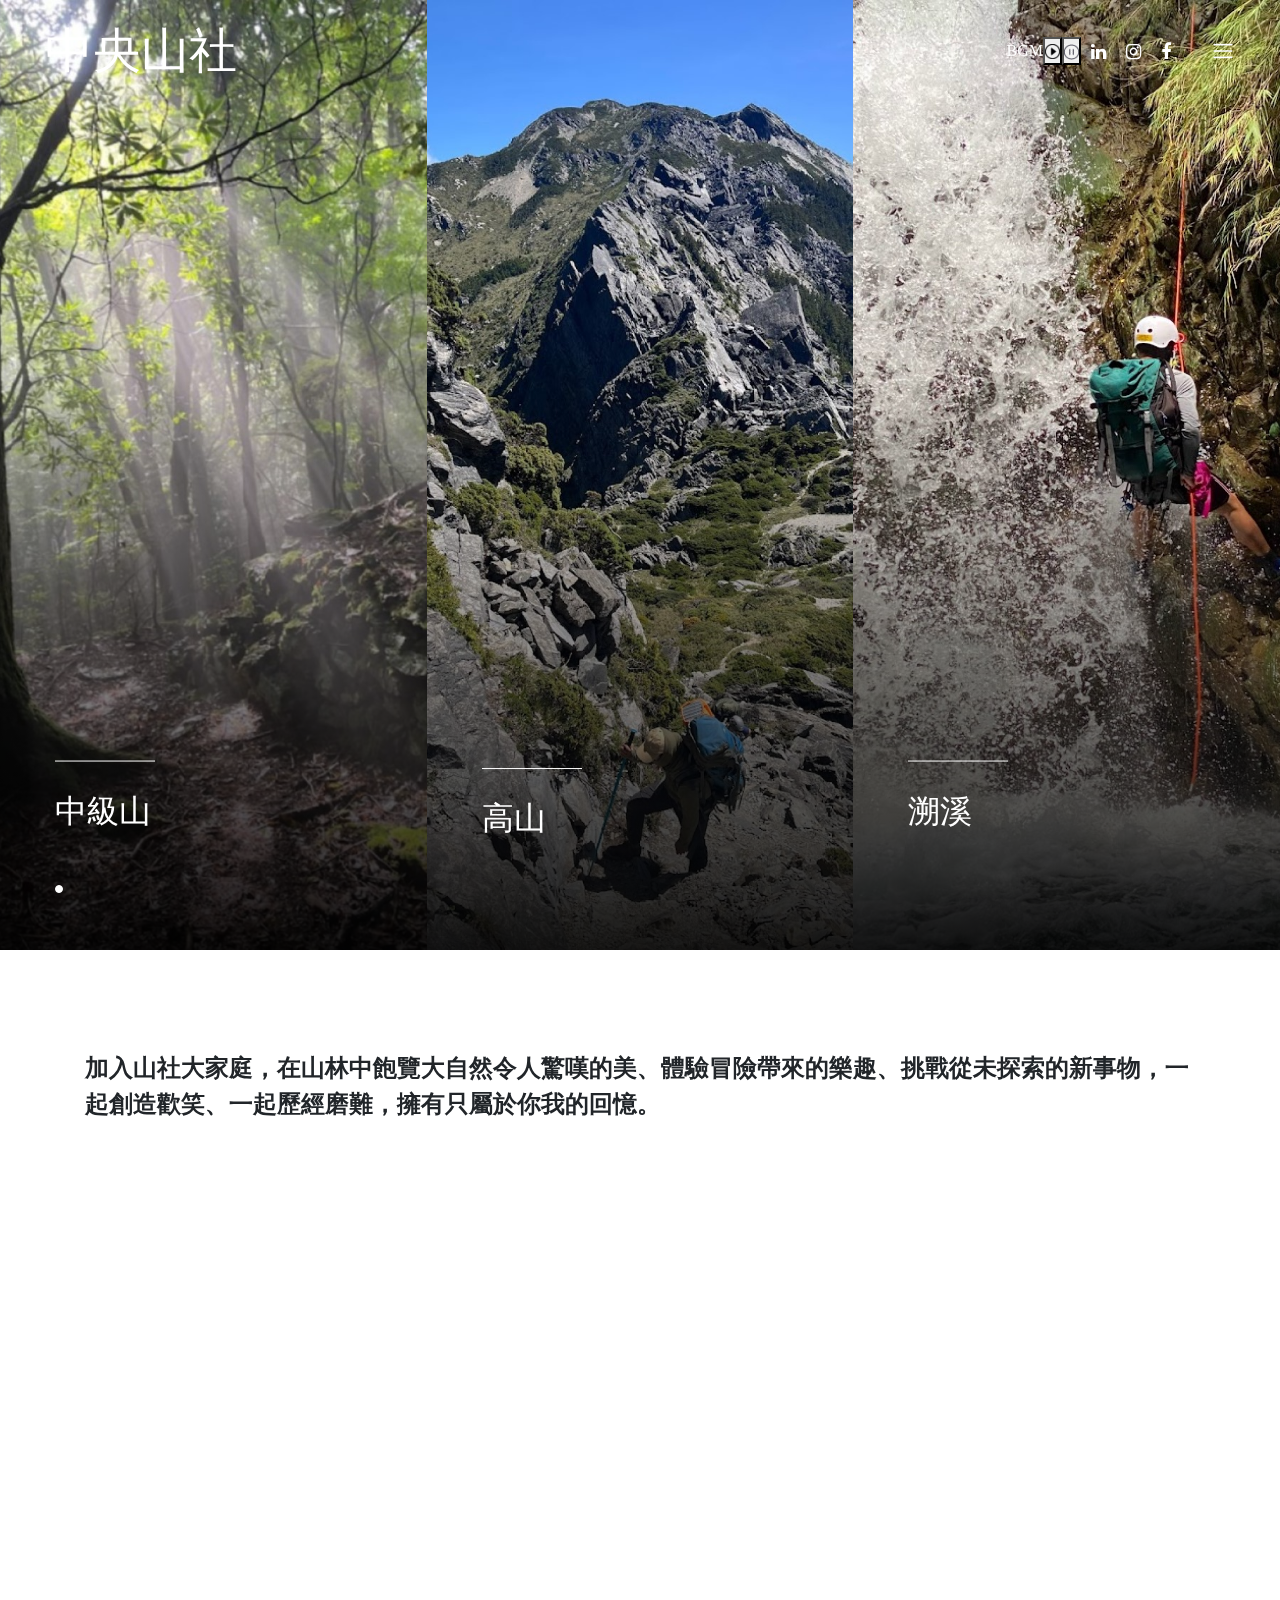
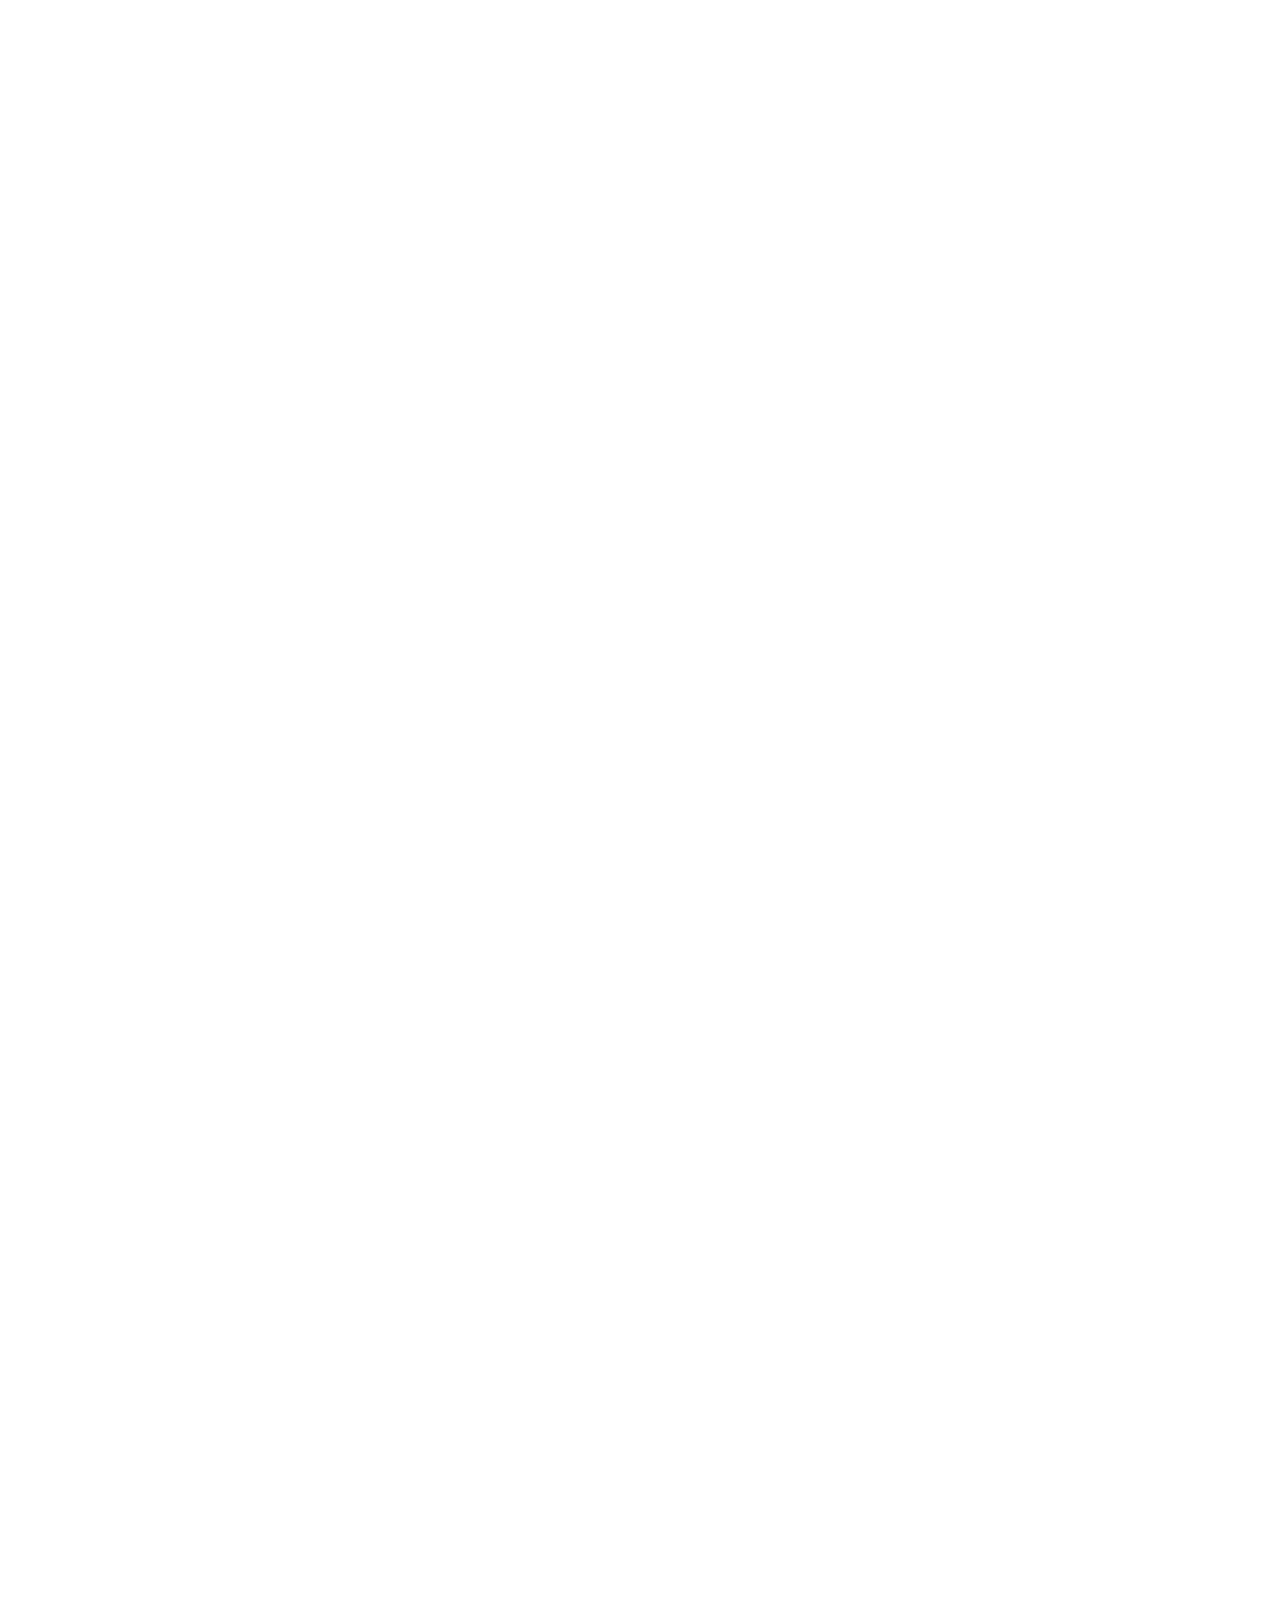
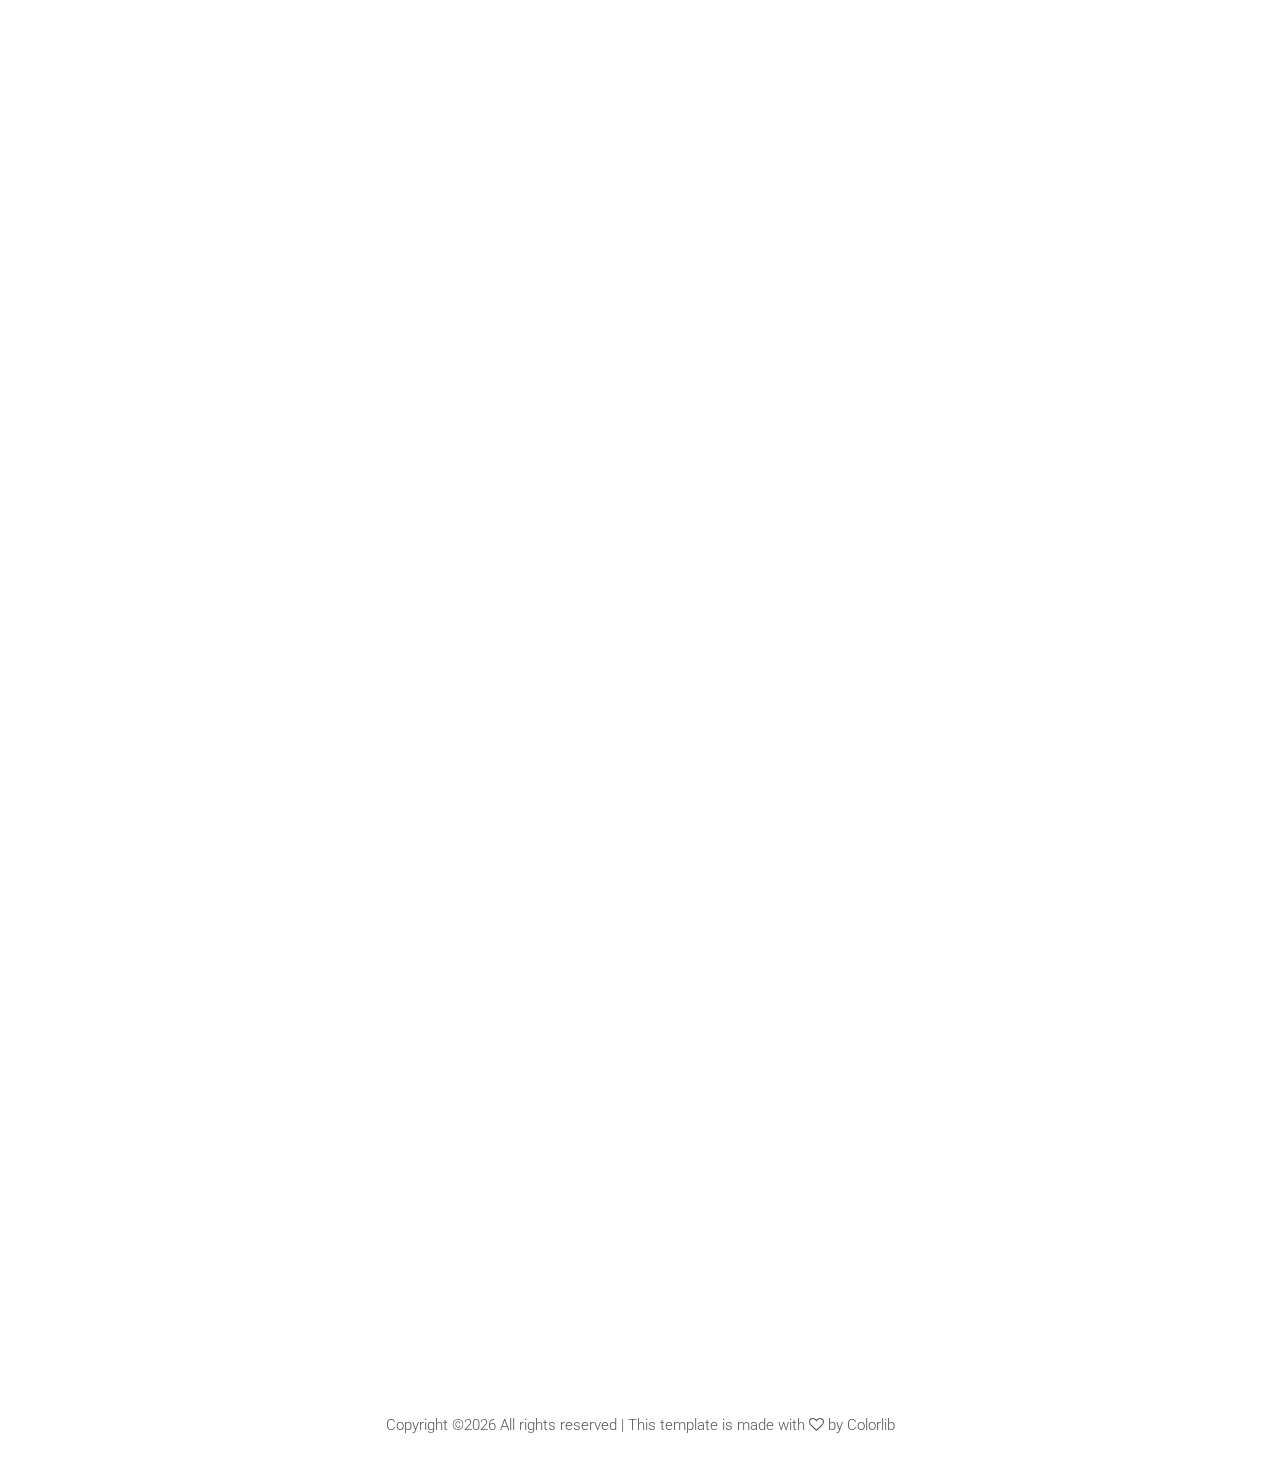
<file: index.html>
<!DOCTYPE html>
<html lang="en">

<head>
    <meta charset="UTF-8">
    <meta name="description" content="">
    <meta http-equiv="X-UA-Compatible" content="IE=edge">
    <meta name="viewport" content="width=device-width, initial-scale=1, shrink-to-fit=no">
    <!-- The above 4 meta tags *must* come first in the head; any other head content must come *after* these tags -->

    <!-- Title  -->
    <title>中央大學登山社</title>

    <!-- Favicon  -->
    <link rel="icon" href="img/core-img/favicon.png">

    <!-- Style CSS -->
    <link rel="stylesheet" href="style.css">

    <!-- music -->
    <script type="text/javascript">
        var music;
        window.onload = function() {
            music = document.getElementById("music");
        };
        function playMusic() {
            music.play();
        }
        function pauseMusic() {
            music.pause();
        }
    </script>

</head>

<body>
    <!-- Preloader Start -->
    <div id="preloader">
        <div class="preload-content">
            <div id="sonar-load"></div>
        </div>
    </div>
    <!-- Preloader End -->

    <!-- Grids -->
    <div class="grids d-flex justify-content-between">
        <div class="grid1"></div>
        <div class="grid2"></div>
        <div class="grid3"></div>
        <div class="grid4"></div>
        <div class="grid5"></div>
        <div class="grid6"></div>
        <div class="grid7"></div>
        <div class="grid8"></div>
        <div class="grid9"></div>
    </div>

    <!-- ***** Main Menu Area Start ***** -->
    <div class="mainMenu d-flex align-items-center justify-content-between">
        <!-- Close Icon -->
        <div class="closeIcon">
            <i class="ti-close" aria-hidden="true"></i>
        </div>
        <!-- Logo Area -->
        <div class="logo-area">
            <a href="index.html"><font face = "Comic Sans Ms" size = "20px" color = "white">NCUMT</font></a>
        </div>
        <!-- Nav -->
        <div class="sonarNav wow fadeInUp" data-wow-delay="1s">
            <nav>
                <ul>
                    <li class="nav-item active">
                        <a class="nav-link" href="index.html"><font face = "Comic Sans Ms" size = "4px" color = "white">Home</font></a>
                    </li>
                    <li class="nav-item">
                        <a class="nav-link" href="about-me.html"><font face = "Comic Sans Ms" size = "4px" color = "white">About me</font></a>
                    </li>
                    <li class="nav-item">
                        <a class="nav-link" href="judgement.html"><font face = "Comic Sans Ms" size = "4px" color = "white">Judgement</font></a>
                    </li>
                    <li class="nav-item">
                        <a class="nav-link" href="portfolio.html"><font face = "Comic Sans Ms" size = "4px" color = "white">Portfolio</font></a>
                    </li>
                    <!-- <li class="nav-item">
                        <a class="nav-link" href="blog.html"><font face = "Comic Sans Ms" size = "4px" color = "white">Blog</font></a>
                    </li>
                    <li class="nav-item">
                        <a class="nav-link" href="contact.html"><font face = "Comic Sans Ms" size = "4px" color = "white">Contact</font></a>
                    </li> -->

                </ul>
            </nav>
        </div>
        <!-- Copwrite Text -->
        <div class="copywrite-text">
            <p><!-- Link back to Colorlib can't be removed. Template is licensed under CC BY 3.0. -->
Copyright &copy;<script>document.write(new Date().getFullYear());</script> All rights reserved | This template is made with <i class="fa fa-heart-o" aria-hidden="true"></i> by <a href="https://colorlib.com" target="_blank">Colorlib</a>
<!-- Link back to Colorlib can't be removed. Template is licensed under CC BY 3.0. -->
</p>
        </div>
    </div>
    <!-- ***** Main Menu Area End ***** -->

    <!-- ***** Header Area Start ***** -->
    <header class="header-area">
        <div class="container-fluid">
            <div class="row">
                <div class="col-12">
                    <div class="menu-area d-flex justify-content-between">
                        <!-- Logo Area  -->
                        <div class="logo-area">
                            <!-- <font href="index.html" face="標楷體" color="white" size="20px">中央山社</font> -->
                            <a href="index.html"><font face = "標楷體" size = "20px" color = "white">中央山社</font></a>
                        </div>

                        <div class="menu-content-area d-flex align-items-center">
                            <!-- Header Social Area -->
                            <div class="header-social-area d-flex align-items-center">
                                <font color="white" face="Comic Sans Ms">BGM</font>
                                <button id = "play" onclick="playMusic()"><img src = "img/core-img/play.jpg" width = "15" ></button>
                                <button id = "pause" onclick="pauseMusic()"><img src = "img/core-img/pause.jpg" width = "15" ></button>
                                <a href="https://linktr.ee/ncumt" target = "_blank" data-toggle="tooltip" data-placement="bottom" title="Linkedin"><i class="fa fa-linkedin" aria-hidden="true"></i></a>
                                <a href="https://www.instagram.com/ncumountaineeringclub/" target = "_blank" data-toggle="tooltip" data-placement="bottom" title="Instagram"><i class="fa fa-instagram" aria-hidden="true"></i></a>
                                <a href="https://www.facebook.com/ncumountaineeringclub" target = "_blank" data-toggle="tooltip" data-placement="bottom" title="Facebook"><i class="fa fa-facebook" aria-hidden="true"></i></a>
                            </div>
                            <!-- Menu Icon -->
                            <span class="navbar-toggler-icon" id="menuIcon"></span>
                        </div>
                    </div>
                </div>
            </div>
        </div>
    </header>
    <!-- ***** Header Area End ***** -->

    <!-- ***** Hero Area Start ***** -->
    <section class="hero-area">
        <div class="hero-slides owl-carousel">
            <!-- Single Hero Slide -->
            <div class="single-hero-slide bg-img slide-background-overlay" style="background-image: url(img/bg-img/slide1.jpg);">
                <div class="container h-100">
                    <div class="row h-100 align-items-end">
                        <div class="col-12">
                            <div class="hero-slides-content">
                                <div class="line"></div>
                                <h2>中級山</h2>
                                <p>「古道穿行綠色如海的森林就像小船，將人們從現實的生活帶到看不見的遠方。行走其上，就是揚棄都市、法律、制度、文明，而自我流放的旅人。」
                                    <br>流放旅人的山徑 李瑞宗</p>
                            </div>
                        </div>
                    </div>
                </div>
            </div>
            <!-- Single Hero Slide -->
            <div class="single-hero-slide bg-img slide-background-overlay" style="background-image: url(img/bg-img/slide2.jpg);">
                <div class="container h-100">
                    <div class="row h-100 align-items-end">
                        <div class="col-12">
                            <div class="hero-slides-content">
                                <div class="line"></div>
                                <h2>高山</h2>
                                <p>「我們去山上好嗎？去看天上的白雲如何自由飛翔、風雨之後如何再現陽光。生命的狂喜和刺痛，都在這頃刻。」
                                    <br>丹大札記 孫家琦</p>
                            </div>
                        </div>
                    </div>
                </div>
            </div>

            <!-- Single Hero Slide -->
            <div class="single-hero-slide bg-img slide-background-overlay" style="background-image: url(img/bg-img/slide5.jpg);">
                <div class="container h-100">
                    <div class="row h-100 align-items-end">
                        <div class="col-12">
                            <div class="hero-slides-content">
                                <div class="line"></div>
                                <h2>溯溪</h2>
                                <p>在學會探勘前，我們的眼中只有山徑，
                                    在學會溯溪前，我們只知道要避開溪谷，
                                    當一切都明朗後，整個山的面貌才會浮現
                                    ，你可以選擇走、可以爬、可以游、可以垂
                                    你可以到台灣的任何地方。</p>
                            </div>
                        </div>
                    </div>
                </div>
            </div>
        </div>
    </section>
    <!-- ***** Hero Area End ***** -->

    <audio loop id = "music" src="music/river.mp3" ></audio>

    <!-- ***** Portfolio Area Start ***** -->
    <div class="portfolio-area section-padding-100">
        <div class="container">
            <div class="row">
                <div class="col-12">
                    <div class="portfolio-title">
                        <b><font face = "微軟正黑體" size = "5px">加入山社大家庭，在山林中飽覽大自然令人驚嘆的美、體驗冒險帶來的樂趣、挑戰從未探索的新事物，一起創造歡笑、一起歷經磨難，擁有只屬於你我的回憶。</font></b>
                    </div>
                </div>
            </div>

            <div class="row justify-content-between">
                <!-- Single Portfoio Area -->
                <div class="col-12 col-md-5">
                    <div class="single-portfolio-item mt-100 portfolio-item-1 wow fadeIn">
                        <div class="portfolio-thumb">
                            <img src="img/bg-img/p1.jpg" alt="">
                        </div>
                        <div class="portfolio-meta">
                            <p class="portfolio-date">Apr 04-06, 2022</p>
                            <h2>鐵本山上關山</h2>
                        </div>
                    </div>
                </div>
                <!-- Single Portfoio Area -->
                <div class="col-12 col-md-6">
                    <div class="single-portfolio-item mt-230 portfolio-item-2 wow fadeIn">
                        <div class="backend-content">
                            <img class="dots" src="img/core-img/dots.png" alt="">
                        </div>
                        <div class="portfolio-thumb">
                            <img src="img/bg-img/p2.jpg" alt="">
                        </div>
                        <div class="portfolio-meta">
                            <p class="portfolio-date">May 07-08, 2022</p>
                            <h2>初嚮營-北坑雪見</h2>
                        </div>
                    </div>
                </div>
            </div>

            <div class="row">
                <!-- Single Portfoio Area -->
                <div class="col-12 col-md-10">
                    <div class="single-portfolio-item mt-100 portfolio-item-3 wow fadeIn">
                        <div class="backend-content">
                            <img class="dots" src="img/core-img/dots.png" alt="">
                            
                        </div>
                        <div class="portfolio-thumb">
                            <img src="img/bg-img/p3.jpg" alt="">
                        </div>
                        <div class="portfolio-meta">
                            <p class="portfolio-date">Jun 03-05, 2022</p>
                            <h2>馬望海毒龍潭OF縱走</h2>
                        </div>
                    </div>
                </div>
            </div>

            <div class="row justify-content-end">
                <!-- Single Portfoio Area -->
                <div class="col-12 col-md-6">
                    <div class="single-portfolio-item portfolio-item-4 wow fadeIn">
                        <div class="backend-content">
                            <img class="dots" src="img/core-img/dots.png" alt="">
                        </div>
                        <div class="portfolio-thumb">
                            <img src="img/bg-img/p4.jpg" alt="">
                        </div>
                        <div class="portfolio-meta">
                            <p class="portfolio-date">Jun 25-30, 2022</p>
                            <h2>奇烈亭北一段</h2>
                        </div>
                    </div>
                </div>
            </div>

            <div class="row">
                <!-- Single Portfoio Area -->
                <div class="col-12 col-md-5">
                    <div class="single-portfolio-item portfolio-item-5 wow fadeIn">
                        <div class="portfolio-thumb">
                            <img src="img/bg-img/p5.jpg" alt="">
                        </div>
                        <div class="portfolio-meta">
                            <p class="portfolio-date">July 05-13, 2022</p>
                            <h2>丹大東郡橫斷下開高</h2>
                        </div>
                    </div>
                </div>
            </div>

            <div class="row justify-content-center">
                <!-- Single Portfoio Area -->
                <div class="col-12 col-md-4">
                    <div class="single-portfolio-item portfolio-item-6 wow fadeIn">
                        <div class="portfolio-thumb">
                            <img src="img/bg-img/p6.jpg" alt="">
                        </div>
                        <div class="portfolio-meta">
                            <p class="portfolio-date">July 20-27, 2022</p>
                            <h2>布西賽珂闊闊斯大分</h2>
                        </div>
                    </div>
                </div>
            </div>

            <div class="row justify-content-end">
                <!-- Single Portfoio Area -->
                <div class="col-12 col-md-4">
                    <div class="single-portfolio-item portfolio-item-7 wow fadeIn">
                        <div class="backend-content">
                            <img class="dots" src="img/core-img/dots.png" alt="">
                        </div>
                        <div class="portfolio-thumb">
                            <img src="img/bg-img/p7.jpg" alt="">
                        </div>
                        <div class="portfolio-meta">
                            <p class="portfolio-date">Aug 19-22, 2022</p>
                            <h2>高嶺古道</h2>
                        </div>
                    </div>
                </div>
            </div>
        </div>
    </div>
    <!-- ***** Portfolio Area End ***** -->

    <!-- ***** Call to Action Area Start ***** -->
    <div class="sonar-call-to-action-area section-padding-0-100">
        <div class="backEnd-content">
        </div>
        <div class="container">
            <div class="row">
                <div class="col-12">
                    <div class="call-to-action-content wow fadeInUp" data-wow-delay="0.5s">
                        <h1><font face="標楷體" size = "50px">歡迎加入中央大學登山社</font></h1>
                        <h5><font face = "標楷體" size = "3px">帶你去離天空更近的地方</font></h5>
                        <a href="https://forms.gle/hFieNdXMCuX6BRuE9" target="_blank" class="btn sonar-btn mt-100"><font face = "Comic Sans Ms" size = "3px">JOIN US</font></a>
                    </div>
                </div>
            </div>
        </div>
    </div>
    <!-- ***** Call to Action Area End ***** -->

    <!-- ***** Footer Area Start ***** -->
    <footer class="footer-area">
        <div class="container">
            <div class="row">
                <div class="col-12">
                    <!-- Copywrite Text -->
                    <div class="copywrite-text">
                        <p><!-- Link back to Colorlib can't be removed. Template is licensed under CC BY 3.0. -->
Copyright &copy;<script>document.write(new Date().getFullYear());</script> All rights reserved | This template is made with <i class="fa fa-heart-o" aria-hidden="true"></i> by <a href="https://colorlib.com" target="_blank">Colorlib</a>
<!-- Link back to Colorlib can't be removed. Template is licensed under CC BY 3.0. -->
</p>
                    </div>
                </div>
            </div>
        </div>
    </footer>
    <!-- ***** Footer Area End ***** -->

    <!-- jQuery (Necessary for All JavaScript Plugins) -->
    <script src="js/jquery/jquery-2.2.4.min.js"></script>
    <!-- Popper js -->
    <script src="js/popper.min.js"></script>
    <!-- Bootstrap js -->
    <script src="js/bootstrap.min.js"></script>
    <!-- Plugins js -->
    <script src="js/plugins.js"></script>
    <!-- Active js -->
    <script src="js/active.js"></script>

</body>

</html>
</file>
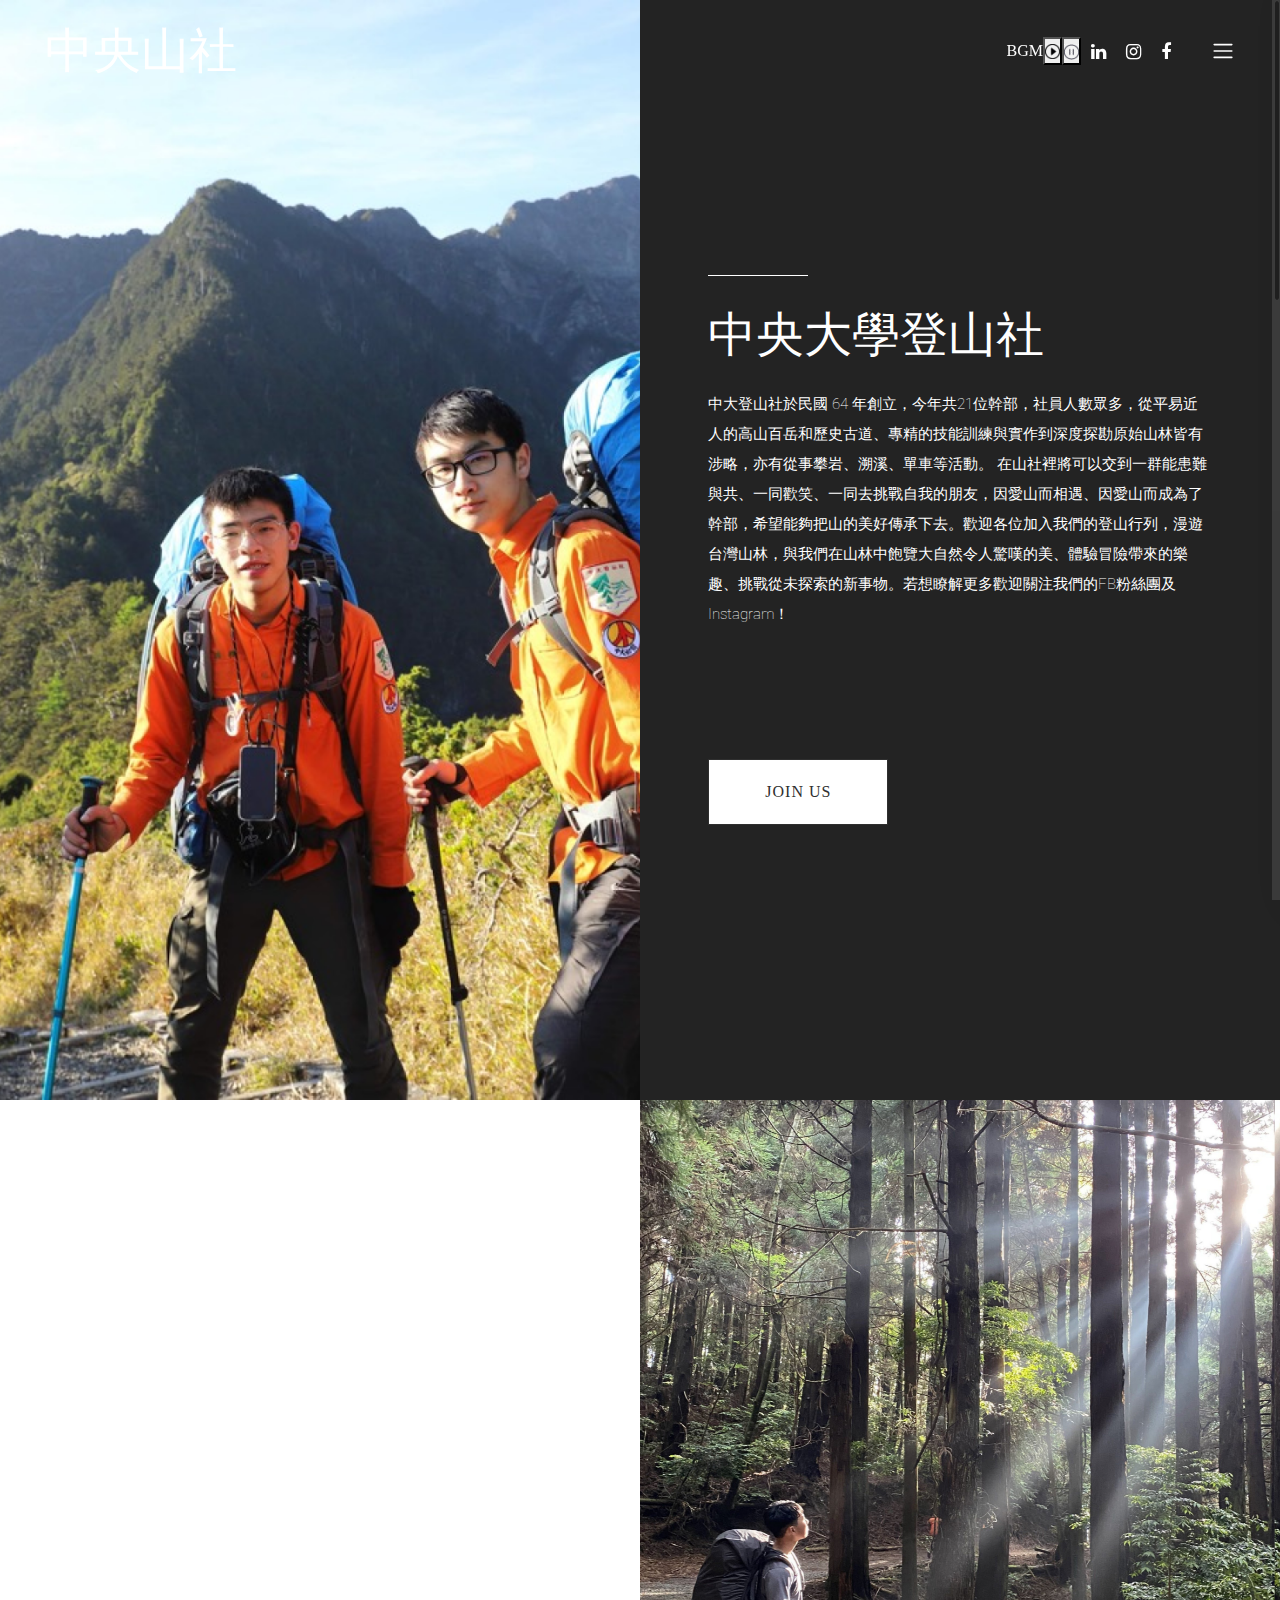
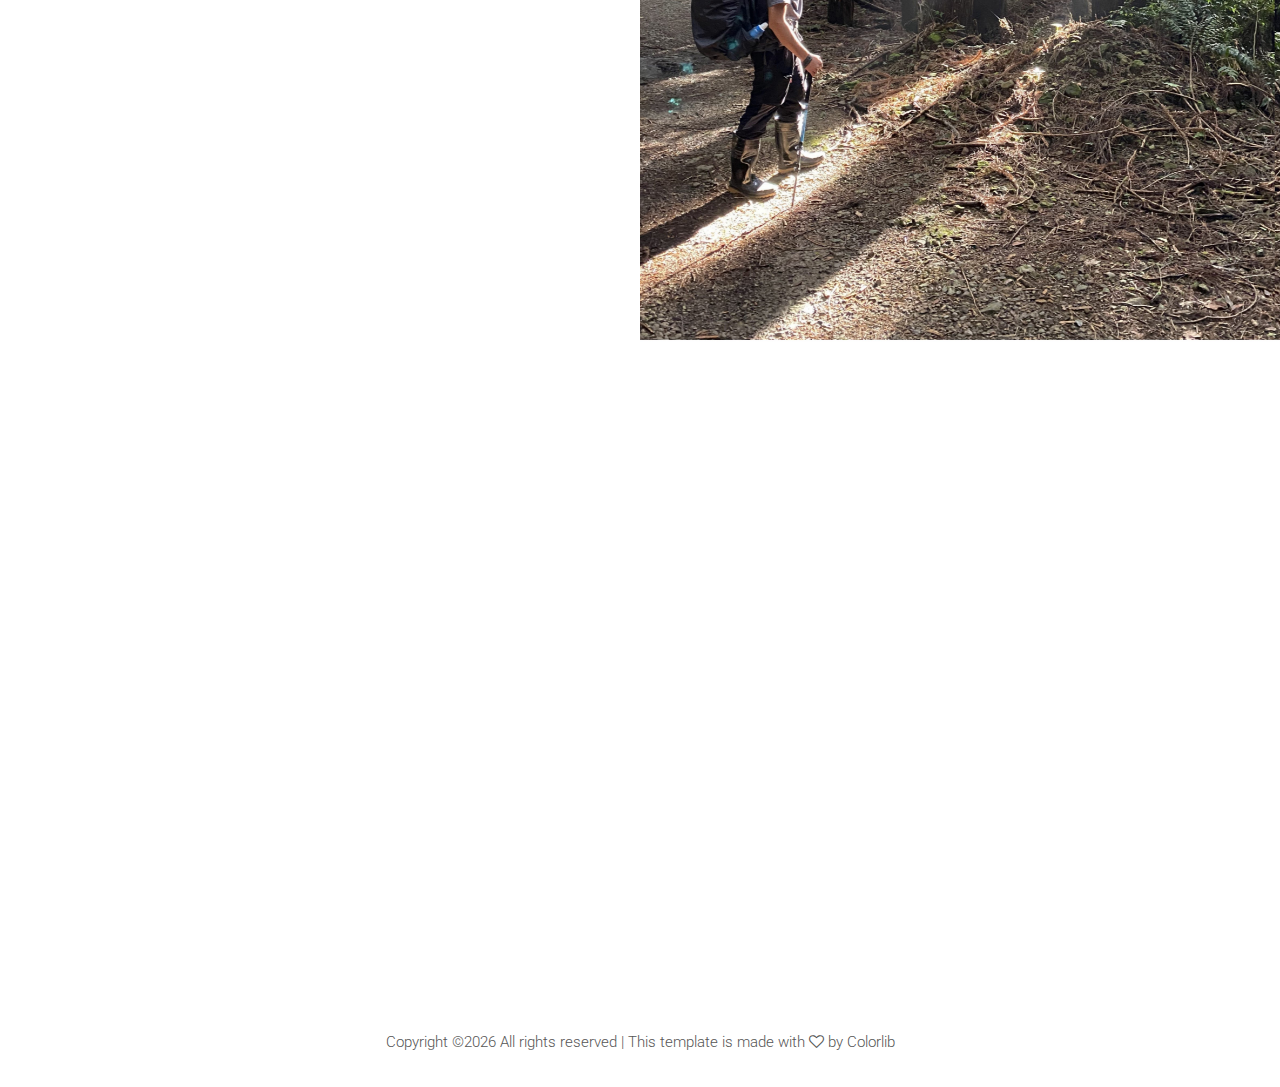
<file: about-me.html>
<!DOCTYPE html>
<html lang="en">

<head>
    <meta charset="UTF-8">
    <meta name="description" content="">
    <meta http-equiv="X-UA-Compatible" content="IE=edge">
    <meta name="viewport" content="width=device-width, initial-scale=1, shrink-to-fit=no">
    <!-- The above 4 meta tags *must* come first in the head; any other head content must come *after* these tags -->

    <!-- Title  -->
    <title>中央大學登山社</title>

    <!-- Favicon  -->
    <link rel="icon" href="img/core-img/favicon.png">

    <!-- Style CSS -->
    <link rel="stylesheet" href="style.css">

    <!-- music -->
    <script type="text/javascript">
        var music;
        window.onload = function() {
            music = document.getElementById("music");
        };
        function playMusic() {
            music.play();
        }
        function pauseMusic() {
            music.pause();
        }
    </script>

</head>

<body>
    <!-- Preloader Start -->
    <audio loop id = "music" src="music/river.mp3" ></audio>


    <!-- Preloader End -->

    <!-- ***** Main Menu Area Start ***** -->
    <div class="mainMenu d-flex align-items-center justify-content-between">
        <!-- Close Icon -->
        <div class="closeIcon">
            <i class="ti-close" aria-hidden="true"></i>
        </div>
        <!-- Logo Area -->
        <div class="logo-area">
            <a href="index.html"><font face = "Comic Sans Ms" size = "20px" color = "white">NCUMT</font></a>
        </div>
        <!-- Nav -->
        <div class="sonarNav wow fadeInUp" data-wow-delay="1s">
            <nav>
                <ul>
                    <li class="nav-item active">
                        <a class="nav-link" href="index.html"><font face = "Comic Sans Ms" size = "4px" color = "white">Home</font></a>
                    </li>
                    <li class="nav-item">
                        <a class="nav-link" href="about-me.html"><font face = "Comic Sans Ms" size = "4px" color = "white">About me</font></a>
                    </li>
                    <li class="nav-item">
                        <a class="nav-link" href="judgement.html"><font face = "Comic Sans Ms" size = "4px" color = "white">Judgement</font></a>
                    </li>
                    <li class="nav-item">
                        <a class="nav-link" href="portfolio.html"><font face = "Comic Sans Ms" size = "4px" color = "white">Portfolio</font></a>
                    </li>
                    <!-- <li class="nav-item">
                        <a class="nav-link" href="blog.html"><font face = "Comic Sans Ms" size = "4px" color = "white">Blog</font></a>
                    </li>
                    <li class="nav-item">
                        <a class="nav-link" href="contact.html"><font face = "Comic Sans Ms" size = "4px" color = "white">Contact</font></a>
                    </li> -->

                </ul>
            </nav>
        </div>
        <!-- Copwrite Text -->
        <div class="copywrite-text">
            <p><!-- Link back to Colorlib can't be removed. Template is licensed under CC BY 3.0. -->
Copyright &copy;<script>document.write(new Date().getFullYear());</script> All rights reserved | This template is made with <i class="fa fa-heart-o" aria-hidden="true"></i> by <a href="https://colorlib.com" target="_blank">Colorlib</a>
<!-- Link back to Colorlib can't be removed. Template is licensed under CC BY 3.0. -->
</p>
        </div>
    </div>
    <!-- ***** Main Menu Area End ***** -->

    <!-- ***** Header Area Start ***** -->
    <header class="header-area">
        <div class="container-fluid">
            <div class="row">
                <div class="col-12">
                    <div class="menu-area d-flex justify-content-between">
                        <!-- Logo Area  -->
                        <div class="logo-area">
                            <a href="index.html"><font face = "標楷體" size = "20px" color = "white">中央山社</font></a>
                        </div>

                        <div class="menu-content-area d-flex align-items-center">
                            <!-- Header Social Area -->
                            <div class="header-social-area d-flex align-items-center">
                                <font color="white" face="Comic Sans Ms">BGM</font>
                                <button id = "play" onclick="playMusic()"><img src = "img/core-img/play.jpg" width = "15" ></button>
                                <button id = "pause" onclick="pauseMusic()"><img src = "img/core-img/pause.jpg" width = "15" ></button>
                                <a href="https://linktr.ee/ncumt" target = "_blank" data-toggle="tooltip" data-placement="bottom" title="Linkedin"><i class="fa fa-linkedin" aria-hidden="true"></i></a>
                                <a href="https://www.instagram.com/ncumountaineeringclub/" target = "_blank" data-toggle="tooltip" data-placement="bottom" title="Instagram"><i class="fa fa-instagram" aria-hidden="true"></i></a>
                                <a href="https://www.facebook.com/ncumountaineeringclub" target = "_blank" data-toggle="tooltip" data-placement="bottom" title="Facebook"><i class="fa fa-facebook" aria-hidden="true"></i></a>
                            </div>
                            <!-- Menu Icon -->
                            <span class="navbar-toggler-icon" id="menuIcon"></span>
                        </div>
                    </div>
                </div>
            </div>
        </div>
    </header>
    <!-- ***** Header Area End ***** -->

    <!-- ***** Hero Area Start ***** -->
    <div class="hero-area d-flex align-items-center">
        <!-- Back End Content -->


        <!-- Hero Thumbnail -->
        <div class="hero-thumbnail equalize bg-img" style="background-image: url(img/bg-img/about.png);"></div>
        
        <!-- Hero Content -->
        <div class="hero-content aboutUs equalize">
            <div class="container-fluid h-100">
                <div class="row h-100 align-items-center justify-content-center">
                    <div class="col-12 col-md-10">
                        <div class="line"></div>
                        <h2>中央大學登山社</h2>
                        <p>中大登山社於民國 64 年創立，今年共21位幹部，社員人數眾多，從平易近人的高山百岳和歷史古道、專精的技能訓練與實作到深度探勘原始山林皆有涉略，亦有從事攀岩、溯溪、單車等活動。
                            在山社裡將可以交到一群能患難與共、一同歡笑、一同去挑戰自我的朋友，因愛山而相遇、因愛山而成為了幹部，希望能夠把山的美好傳承下去。歡迎各位加入我們的登山行列，漫遊台灣山林，與我們在山林中飽覽大自然令人驚嘆的美、體驗冒險帶來的樂趣、挑戰從未探索的新事物。若想瞭解更多歡迎關注我們的FB粉絲團及Instagram！</p>
                            <a href="https://forms.gle/hFieNdXMCuX6BRuE9" target="_blank" class="btn sonar-btn mt-100"><font face = "Comic Sans Ms" size = "3px">Join us</font></a>
                    </div>
                </div>
            </div>
        </div>
    </div>
    <!-- ***** Hero Area End ***** -->

    <div class="sonar-about-us-area bg-img" style="background-image: url(img/bg-img/slide8.jpg);">
        <div class="container-fluid">
            <div class="row">
                <div class="col-12 col-md-10 col-lg-6">
                    <div class="about-us-content bg-white">
                        <div class="section-heading text-left wow fadeInUp" data-wow-delay="300ms">
                            <div class="line"></div>
                            <h2><font face = "標楷體" size = "30px">多元的隊伍</font></h2>
                            
                        </div>
                        <p class="wow fadeInUp" data-wow-delay="600ms">除了一些的熱門高山百岳路線，還有中級山探勘，深入罕為人至的秘境探險。另外也有溯溪隊伍，有較為入門的小品溪，還有與登山結合的溯登隊伍，有這麼豐富的活動，還不趕緊加入我們!!</p>
                    </div>
                </div>
            </div>
            
        </div>

        <div class="container-fluid">    
            <div class="row">
                <div class="col-12 col-md-10 col-lg-6">
                    <div class="about-us-content bg-white">
                        <div class="section-heading text-left wow fadeInUp" data-wow-delay="300ms">
                            <div class="line"></div>
                            <h2><font face = "標楷體" size = "30px">其他活動</font></h2>
                        </div>
                        <p class="wow fadeInUp" data-wow-delay="600ms">除了爬山外，我們也有精彩的社課、繩結器械的訓練、體力訓練，或是聖誕節還會有交換禮物等豐富的活動，就等著你來參加拉~</p>
                    </div>
                </div>
            </div>
        </div>
    </div>
    <div class="sonar-call-to-action-area section-padding-0-100">
        <div class="backEnd-content">
        </div>
        <div class="container">
            <div class="row">
                <div class="col-12">
                    <div class="call-to-action-content wow fadeInUp" data-wow-delay="0.5s">
                        <h1><font face="標楷體" size = "50px">歡迎加入中央大學登山社</font></h1>
                        <h5><font face = "標楷體" size = "3px">帶你去離天空更近的地方</font></h5>
                        <a href="https://forms.gle/hFieNdXMCuX6BRuE9" target="_blank" class="btn sonar-btn mt-100"><font face = "Comic Sans Ms" size = "3px">JOIN US</font></a>
                    </div>
                </div>
            </div>
        </div>
    </div>


    <!-- ***** Footer Area Start ***** -->
    <footer class="footer-area">
        <!-- back end content -->
        <div class="backEnd-content">
            <!-- <img class="dots" src="img/core-img/dots.png" alt=""> -->
        </div>

        <div class="container">
            <div class="row">
                <div class="col-12">
                    <!-- Copywrite Text -->
                    <div class="copywrite-text">
                        <p><!-- Link back to Colorlib can't be removed. Template is licensed under CC BY 3.0. -->
Copyright &copy;<script>document.write(new Date().getFullYear());</script> All rights reserved | This template is made with <i class="fa fa-heart-o" aria-hidden="true"></i> by <a href="https://colorlib.com" target="_blank">Colorlib</a>
<!-- Link back to Colorlib can't be removed. Template is licensed under CC BY 3.0. -->
</p>
                    </div>
                </div>
            </div>
        </div>
    </footer>
    <!-- ***** Footer Area End ***** -->

    <!-- jQuery (Necessary for All JavaScript Plugins) -->
    <script src="js/jquery/jquery-2.2.4.min.js"></script>
    <!-- Popper js -->
    <script src="js/popper.min.js"></script>
    <!-- Bootstrap js -->
    <script src="js/bootstrap.min.js"></script>
    <!-- Plugins js -->
    <script src="js/plugins.js"></script>
    <!-- Active js -->
    <script src="js/active.js"></script>

</body>

</html>
</file>
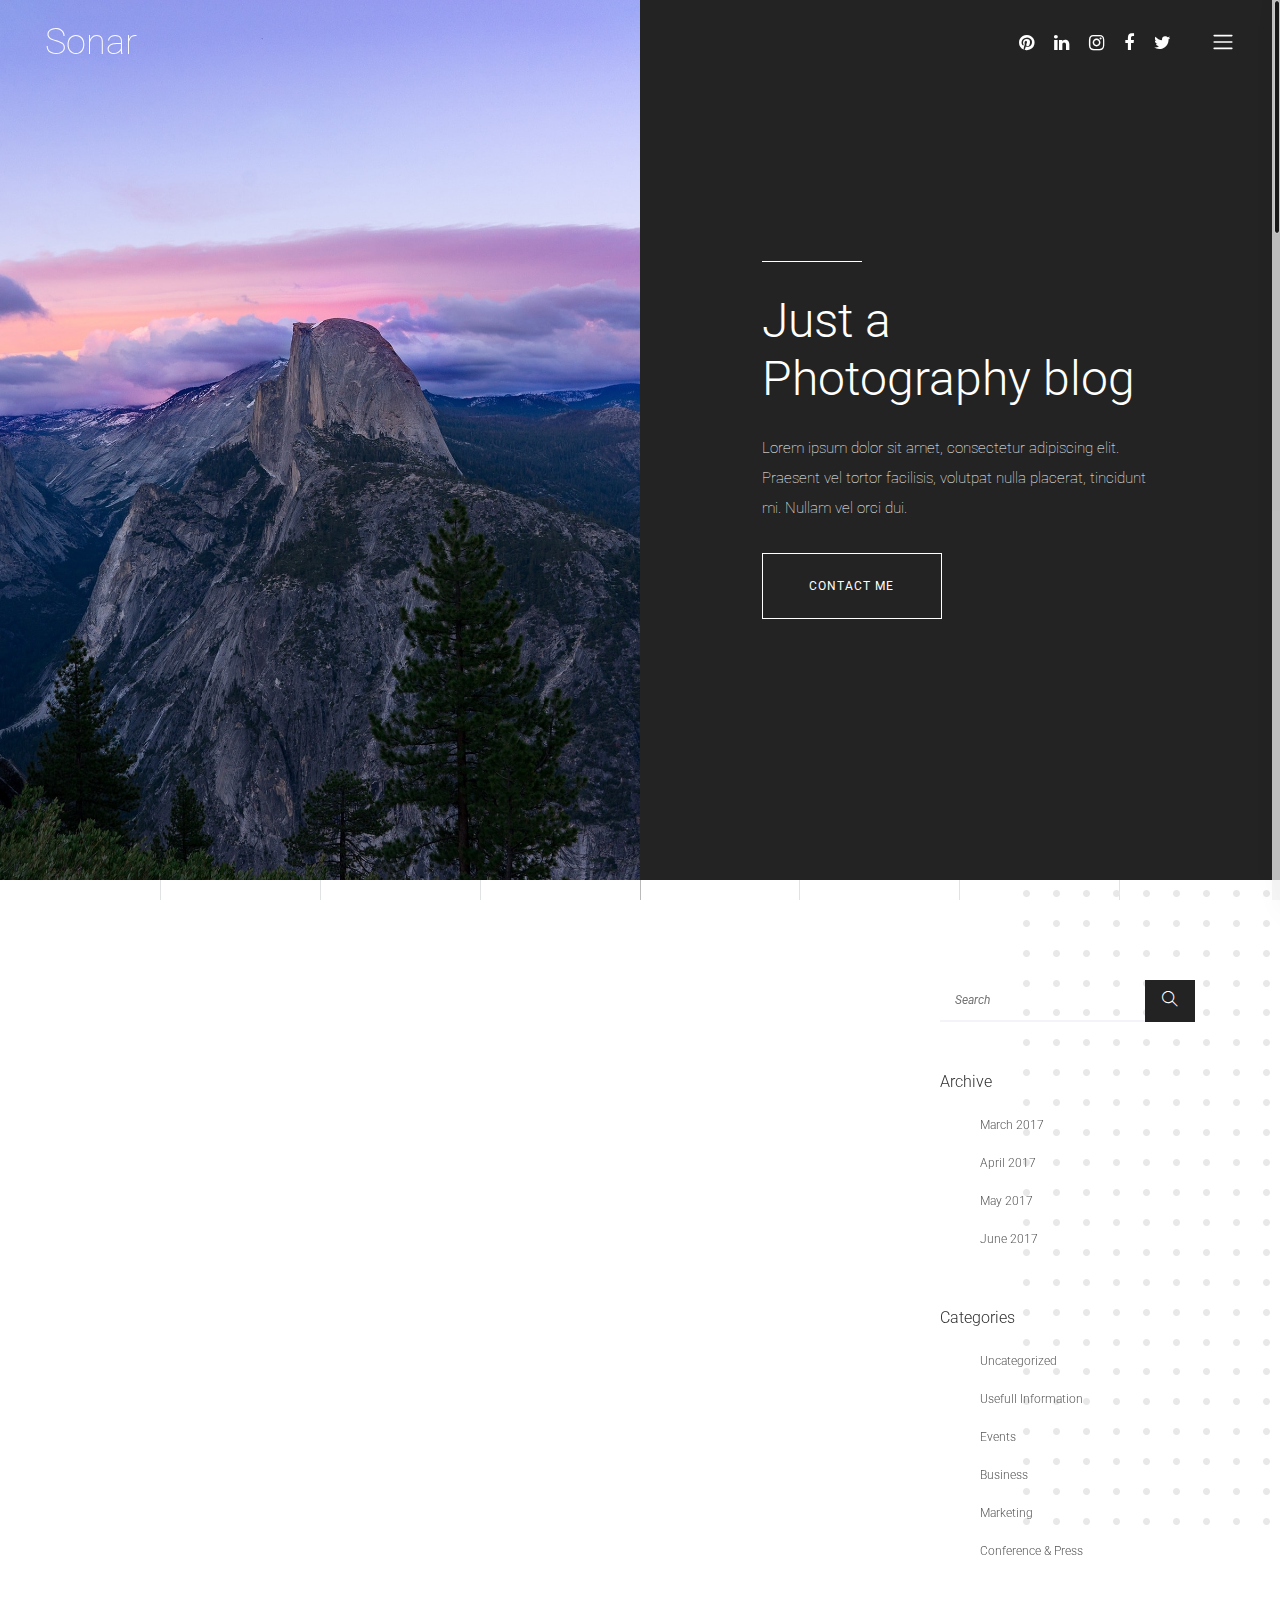
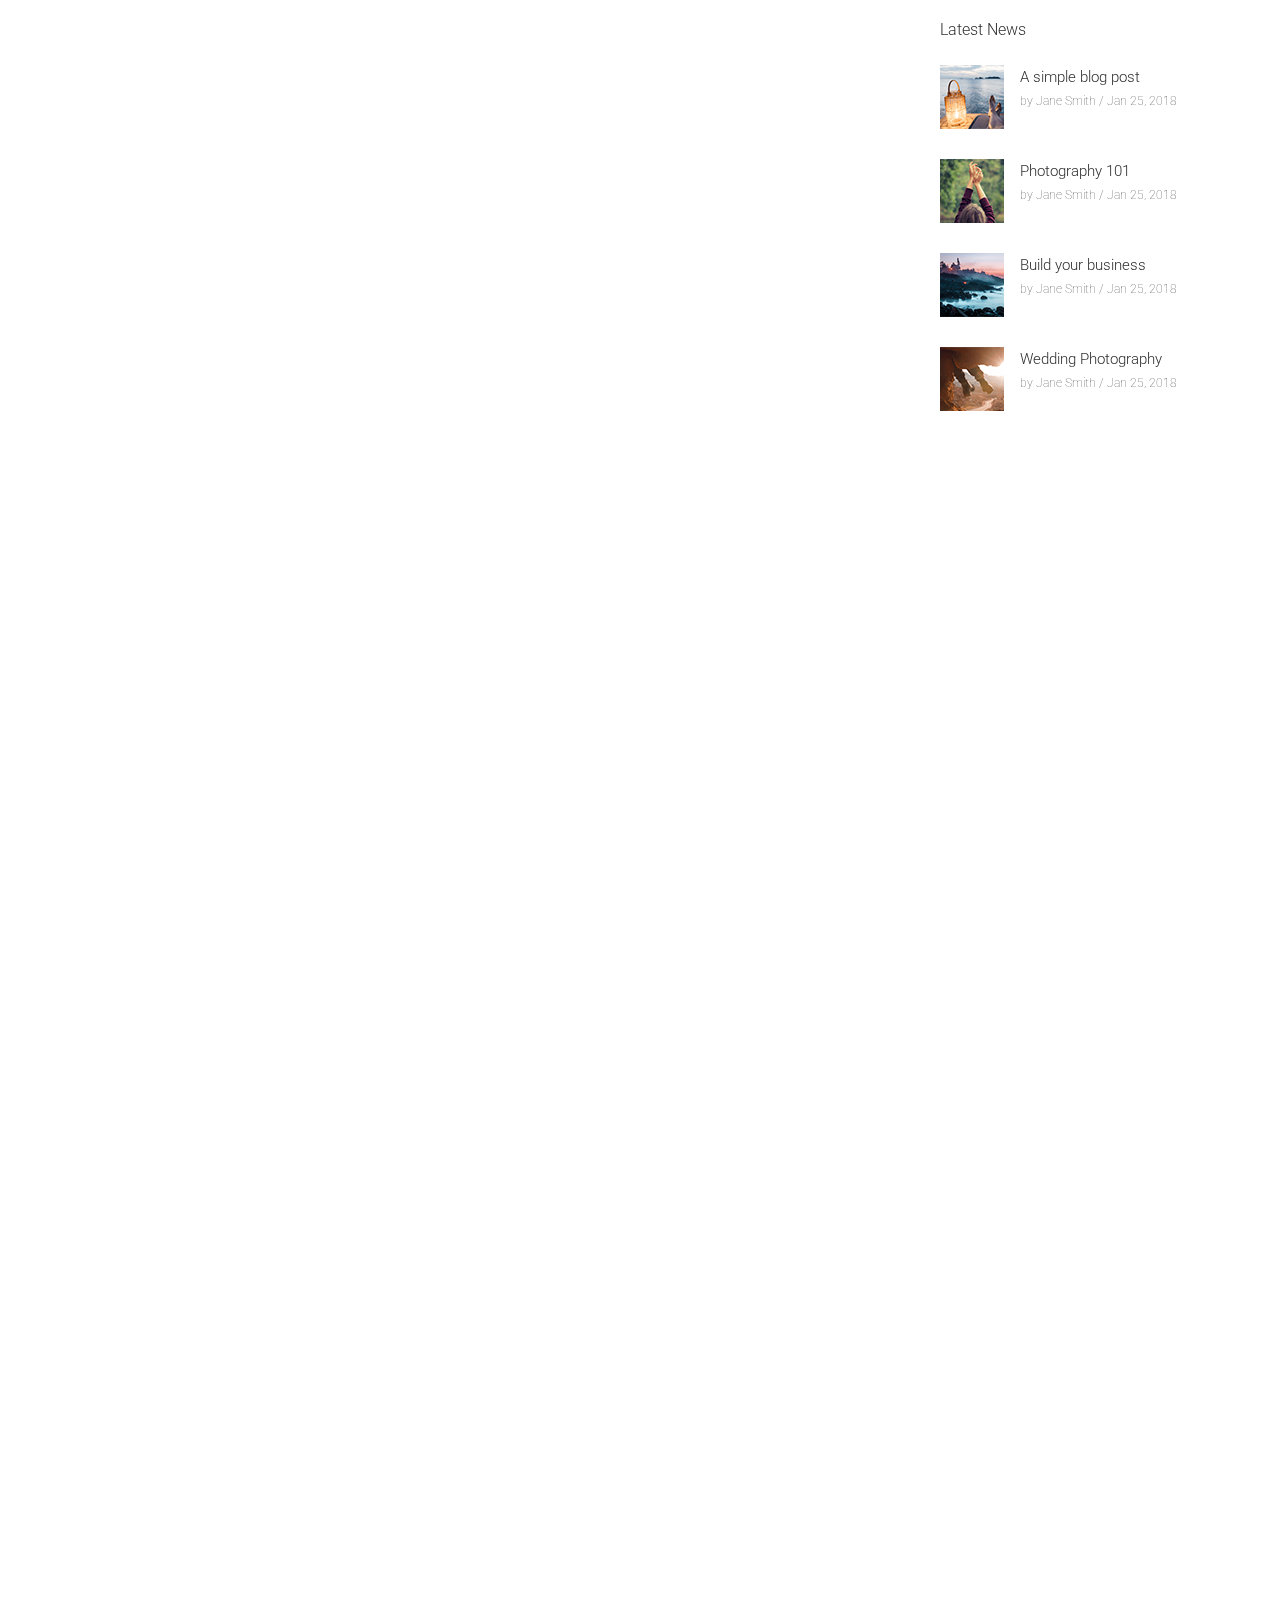
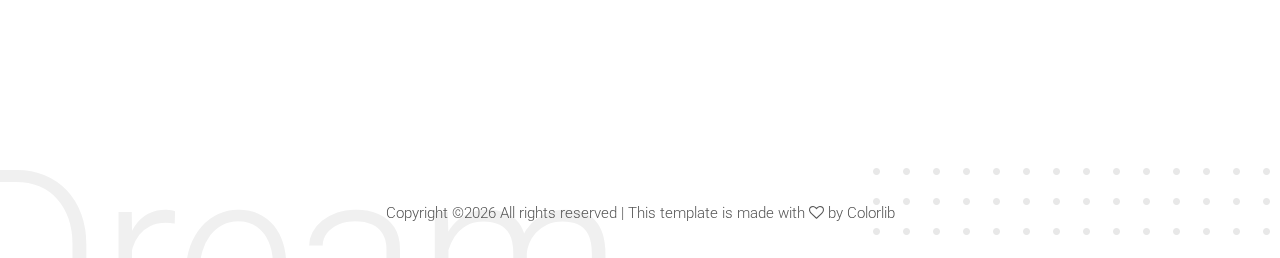
<file: blog.html>
<!DOCTYPE html>
<html lang="en">

<head>
    <meta charset="UTF-8">
    <meta name="description" content="">
    <meta http-equiv="X-UA-Compatible" content="IE=edge">
    <meta name="viewport" content="width=device-width, initial-scale=1, shrink-to-fit=no">
    <!-- The above 4 meta tags *must* come first in the head; any other head content must come *after* these tags -->

    <!-- Title  -->
    <title>Sonar - Photography Template</title>

    <!-- Favicon  -->
    <link rel="icon" href="img/core-img/favicon.ico">

    <!-- Style CSS -->
    <link rel="stylesheet" href="style.css">

</head>

<body>
    <!-- Preloader Start -->
    <div id="preloader">
        <div class="preload-content">
            <div id="sonar-load"></div>
        </div>
    </div>
    <!-- Preloader End -->

    <!-- Grids -->
    <div class="grids d-flex justify-content-between">
        <div class="grid1"></div>
        <div class="grid2"></div>
        <div class="grid3"></div>
        <div class="grid4"></div>
        <div class="grid5"></div>
        <div class="grid6"></div>
        <div class="grid7"></div>
        <div class="grid8"></div>
        <div class="grid9"></div>
    </div>

    <!-- ***** Main Menu Area Start ***** -->
    <div class="mainMenu d-flex align-items-center justify-content-between">
        <!-- Close Icon -->
        <div class="closeIcon">
            <i class="ti-close" aria-hidden="true"></i>
        </div>
        <!-- Logo Area -->
        <div class="logo-area">
            <a href="index.html">Sonar</a>
        </div>
        <!-- Nav -->
        <div class="sonarNav">
            <nav>
                <ul>
                    <li class="nav-item active">
                        <a class="nav-link" href="index.html">Home</a>
                    </li>
                    <li class="nav-item">
                        <a class="nav-link" href="about-me.html">About Me</a>
                    </li>
                    <li class="nav-item">
                        <a class="nav-link" href="services.html">Services</a>
                    </li>
                    <li class="nav-item">
                        <a class="nav-link" href="portfolio.html">Portfolio</a>
                    </li>
                    <li class="nav-item">
                        <a class="nav-link" href="blog.html">Blog</a>
                    </li>
                    <li class="nav-item">
                        <a class="nav-link" href="contact.html">Contact</a>
                    </li>
                    <li class="nav-item">
                        <a class="nav-link" href="elements.html">Elements</a>
                    </li>
                </ul>
            </nav>
        </div>
        <!-- Copwrite Text -->
        <div class="copywrite-text">
            <p><!-- Link back to Colorlib can't be removed. Template is licensed under CC BY 3.0. -->
Copyright &copy;<script>document.write(new Date().getFullYear());</script> All rights reserved | This template is made with <i class="fa fa-heart-o" aria-hidden="true"></i> by <a href="https://colorlib.com" target="_blank">Colorlib</a>
<!-- Link back to Colorlib can't be removed. Template is licensed under CC BY 3.0. -->
</p>
        </div>
    </div>
    <!-- ***** Main Menu Area End ***** -->

    <!-- ***** Header Area Start ***** -->
    <header class="header-area">
        <div class="container-fluid">
            <div class="row">
                <div class="col-12">
                    <div class="menu-area d-flex justify-content-between">
                        <!-- Logo Area  -->
                        <div class="logo-area">
                            <a href="index.html">Sonar</a>
                        </div>

                        <div class="menu-content-area d-flex align-items-center">
                            <!-- Header Social Area -->
                            <div class="header-social-area d-flex align-items-center">
                                <a href="#" data-toggle="tooltip" data-placement="bottom" title="Pinterest"><i class="fa fa-pinterest" aria-hidden="true"></i></a>
                                <a href="#" data-toggle="tooltip" data-placement="bottom" title="Linkedin"><i class="fa fa-linkedin" aria-hidden="true"></i></a>
                                <a href="#" data-toggle="tooltip" data-placement="bottom" title="Instagram"><i class="fa fa-instagram" aria-hidden="true"></i></a>
                                <a href="#" data-toggle="tooltip" data-placement="bottom" title="Facebook"><i class="fa fa-facebook" aria-hidden="true"></i></a>
                                <a href="#" data-toggle="tooltip" data-placement="bottom" title="Twitter"><i class="fa fa-twitter" aria-hidden="true"></i></a>
                            </div>
                            <!-- Menu Icon -->
                            <span class="navbar-toggler-icon" id="menuIcon"></span>
                        </div>
                    </div>
                </div>
            </div>
        </div>
    </header>
    <!-- ***** Header Area End ***** -->

    <!-- ***** Hero Area Start ***** -->
    <div class="hero-area d-flex align-items-center">
       
        <!-- Hero Thumbnail -->
        <div class="hero-thumbnail equalize bg-img" style="background-image: url(img/bg-img/blog.jpg);"></div>
        
        <!-- Hero Content -->
        <div class="hero-content equalize">
            <div class="container-fluid h-100">
                <div class="row h-100 align-items-center justify-content-center">
                    <div class="col-12 col-md-8">
                        <div class="line"></div>
                        <h2>Just a Photography blog</h2>
                        <p>Lorem ipsum dolor sit amet, consectetur adipiscing elit. Praesent vel tortor facilisis, volutpat nulla placerat, tincidunt mi. Nullam vel orci dui.</p>
                        <a href="#" class="btn sonar-btn white-btn">contact me</a>
                    </div>
                </div>
            </div>
        </div>
    </div>
    <!-- ***** Hero Area End ***** -->

    <!-- ***** Blog Area Start ***** -->
    <section class="sonar-blog-area section-padding-100">
        <!-- back end content -->
        <div class="backEnd-content">
            <img class="dots" src="img/core-img/dots.png" alt="">
        </div>

        <div class="container">
            <div class="row">
                <div class="col-12 col-md-9">

                    <!-- Single Blog Area -->
                    <div class="single-blog-area mb-100 wow fadeInUp" data-wow-delay="300ms">
                        <!-- Post Thumbnail -->
                        <div class="blog-post-thumbnail">
                            <img src="img/blog-img/1.jpg" alt="">
                            <!-- Post Date -->
                            <div class="post-date">
                                <a href="#">Feb 12 '18</a>
                            </div>
                        </div>
                        <!-- Post Content -->
                        <div class="post-content">
                            <a href="#" class="headline">A short guide to Wedding Photograpy</a>
                            <div class="post-meta">
                                <a href="#" class="comments">By Mick Smith</a> | <a href="#" class="comments">2 Comments</a>
                            </div>
                            <p>Lorem ipsum dolor sit amet, consectetur adipiscing elit. Praesent vel tortor facilisis, volutpat nulla placerat, tincidunt mi. Nullam vel orci dui. Lorem ipsum dolor sit amet, consectetur adipiscing elit. Praesent vel tortor facilisis, volutpat nulla placerat, tincidunt mi. Nullam vel orci dui.</p>
                        </div>
                    </div>

                    <!-- Single Blog Area -->
                    <div class="single-blog-area mb-100 wow fadeInUp" data-wow-delay="600ms">
                        <!-- Post Thumbnail -->
                        <div class="blog-post-thumbnail">
                            <img src="img/blog-img/2.jpg" alt="">
                            <!-- Post Date -->
                            <div class="post-date">
                                <a href="#">Feb 12 '18</a>
                            </div>
                        </div>
                        <!-- Post Content -->
                        <div class="post-content">
                            <a href="#" class="headline">10 tips for Fashion Photography</a>
                            <div class="post-meta">
                                <a href="#" class="comments">By Mick Smith</a> | <a href="#" class="comments">2 Comments</a>
                            </div>
                            <p>Lorem ipsum dolor sit amet, consectetur adipiscing elit. Praesent vel tortor facilisis, volutpat nulla placerat, tincidunt mi. Nullam vel orci dui. Lorem ipsum dolor sit amet, consectetur adipiscing elit. Praesent vel tortor facilisis, volutpat nulla placerat, tincidunt mi. Nullam vel orci dui.</p>
                        </div>
                    </div>

                    <!-- Single Blog Area -->
                    <div class="single-blog-area mb-100 wow fadeInUp" data-wow-delay="900ms">
                        <!-- Post Thumbnail -->
                        <div class="blog-post-thumbnail">
                            <img src="img/blog-img/3.jpg" alt="">
                            <!-- Post Date -->
                            <div class="post-date">
                                <a href="#">Feb 12 '18</a>
                            </div>
                        </div>
                        <!-- Post Content -->
                        <div class="post-content">
                            <a href="#" class="headline">Babies and Photography</a>
                            <div class="post-meta">
                                <a href="#" class="comments">By Mick Smith</a> | <a href="#" class="comments">2 Comments</a>
                            </div>
                            <p>Lorem ipsum dolor sit amet, consectetur adipiscing elit. Praesent vel tortor facilisis, volutpat nulla placerat, tincidunt mi. Nullam vel orci dui. Lorem ipsum dolor sit amet, consectetur adipiscing elit. Praesent vel tortor facilisis, volutpat nulla placerat, tincidunt mi. Nullam vel orci dui.</p>
                        </div>
                    </div>
                </div>

                <div class="col-12 col-md-3">
                    <div class="sonar-blog-sidebar-area">

                        <!-- Search Widget -->
                        <div class="search-widget-area mb-50">
                            <form action="#" method="get">
                                <input type="search" placeholder="Search">
                                <button type="submit"><i class="ti-search"></i></button>
                            </form>
                        </div>

                        <!-- Archive Widget -->
                        <div class="sonar-catagories-widget-area mb-50">
                            <h6>Archive</h6>
                            <ul class="catagories-menu">
                                <li><a href="#">March 2017</a></li>
                                <li><a href="#">April 2017</a></li>
                                <li><a href="#">May 2017</a></li>
                                <li><a href="#">June 2017</a></li>
                            </ul>
                        </div>

                        <!-- Catagories Widget -->
                        <div class="sonar-catagories-widget-area mb-50">
                            <h6>Categories</h6>
                            <ul class="catagories-menu">
                                <li><a href="#">Uncategorized</a></li>
                                <li><a href="#">Usefull Information</a></li>
                                <li><a href="#">Events</a></li>
                                <li><a href="#">Business</a></li>
                                <li><a href="#">Marketing</a></li>
                                <li><a href="#">Conference &amp; Press</a></li>
                            </ul>
                        </div>

                        <!-- Latest News -->
                        <div class="latest-news-widget-area mb-50">
                            <h6>Latest News</h6>
                            <div class="widget-blog-post">
                                <!-- Single Blog Post -->
                                <div class="widget-single-blog-post d-flex align-items-start">
                                    <div class="widget-post-thumbnail pr-3">
                                        <img src="img/blog-img/lp1.png" alt="">
                                    </div>
                                    <div class="widget-post-content">
                                        <a href="#">A simple blog post</a>
                                        <p>by Jane Smith / Jan 25, 2018</p>
                                    </div>
                                </div>
                                <!-- Single Blog Post -->
                                <div class="widget-single-blog-post d-flex align-items-start">
                                    <div class="widget-post-thumbnail pr-3">
                                        <img src="img/blog-img/lp2.png" alt="">
                                    </div>
                                    <div class="widget-post-content">
                                        <a href="#">Photography 101</a>
                                        <p>by Jane Smith / Jan 25, 2018</p>
                                    </div>
                                </div>
                                <!-- Single Blog Post -->
                                <div class="widget-single-blog-post d-flex align-items-start">
                                    <div class="widget-post-thumbnail pr-3">
                                        <img src="img/blog-img/lp3.png" alt="">
                                    </div>
                                    <div class="widget-post-content">
                                        <a href="#">Build your business</a>
                                        <p>by Jane Smith / Jan 25, 2018</p>
                                    </div>
                                </div>
                                <!-- Single Blog Post -->
                                <div class="widget-single-blog-post d-flex align-items-start">
                                    <div class="widget-post-thumbnail pr-3">
                                        <img src="img/blog-img/lp4.png" alt="">
                                    </div>
                                    <div class="widget-post-content">
                                        <a href="#">Wedding Photography</a>
                                        <p>by Jane Smith / Jan 25, 2018</p>
                                    </div>
                                </div>
                            </div>
                        </div>

                    </div>
                </div>
            </div>

            <div class="row">
                <div class="col-12 text-center wow fadeInUp" data-wow-delay="500ms">
                    <a href="#" class="btn sonar-btn">Load More</a>
                </div>
            </div>
        </div>
    </section>
    <!-- ***** Blog Area End ***** -->

    <!-- ***** Footer Area Start ***** -->
    <footer class="footer-area">
        <!-- back end content -->
        <div class="backEnd-content">
            <img class="dots" src="img/core-img/dots.png" alt="">
            <h2>Dream</h2>
        </div>

        <div class="container">
            <div class="row">
                <div class="col-12">
                    <!-- Copywrite Text -->
                    <div class="copywrite-text">
                        <p><!-- Link back to Colorlib can't be removed. Template is licensed under CC BY 3.0. -->
Copyright &copy;<script>document.write(new Date().getFullYear());</script> All rights reserved | This template is made with <i class="fa fa-heart-o" aria-hidden="true"></i> by <a href="https://colorlib.com" target="_blank">Colorlib</a>
<!-- Link back to Colorlib can't be removed. Template is licensed under CC BY 3.0. -->
</p>
                    </div>
                </div>
            </div>
        </div>
    </footer>
    <!-- ***** Footer Area End ***** -->

    <!-- jQuery (Necessary for All JavaScript Plugins) -->
    <script src="js/jquery/jquery-2.2.4.min.js"></script>
    <!-- Popper js -->
    <script src="js/popper.min.js"></script>
    <!-- Bootstrap js -->
    <script src="js/bootstrap.min.js"></script>
    <!-- Plugins js -->
    <script src="js/plugins.js"></script>
    <!-- Active js -->
    <script src="js/active.js"></script>

</body>

</html>
</file>
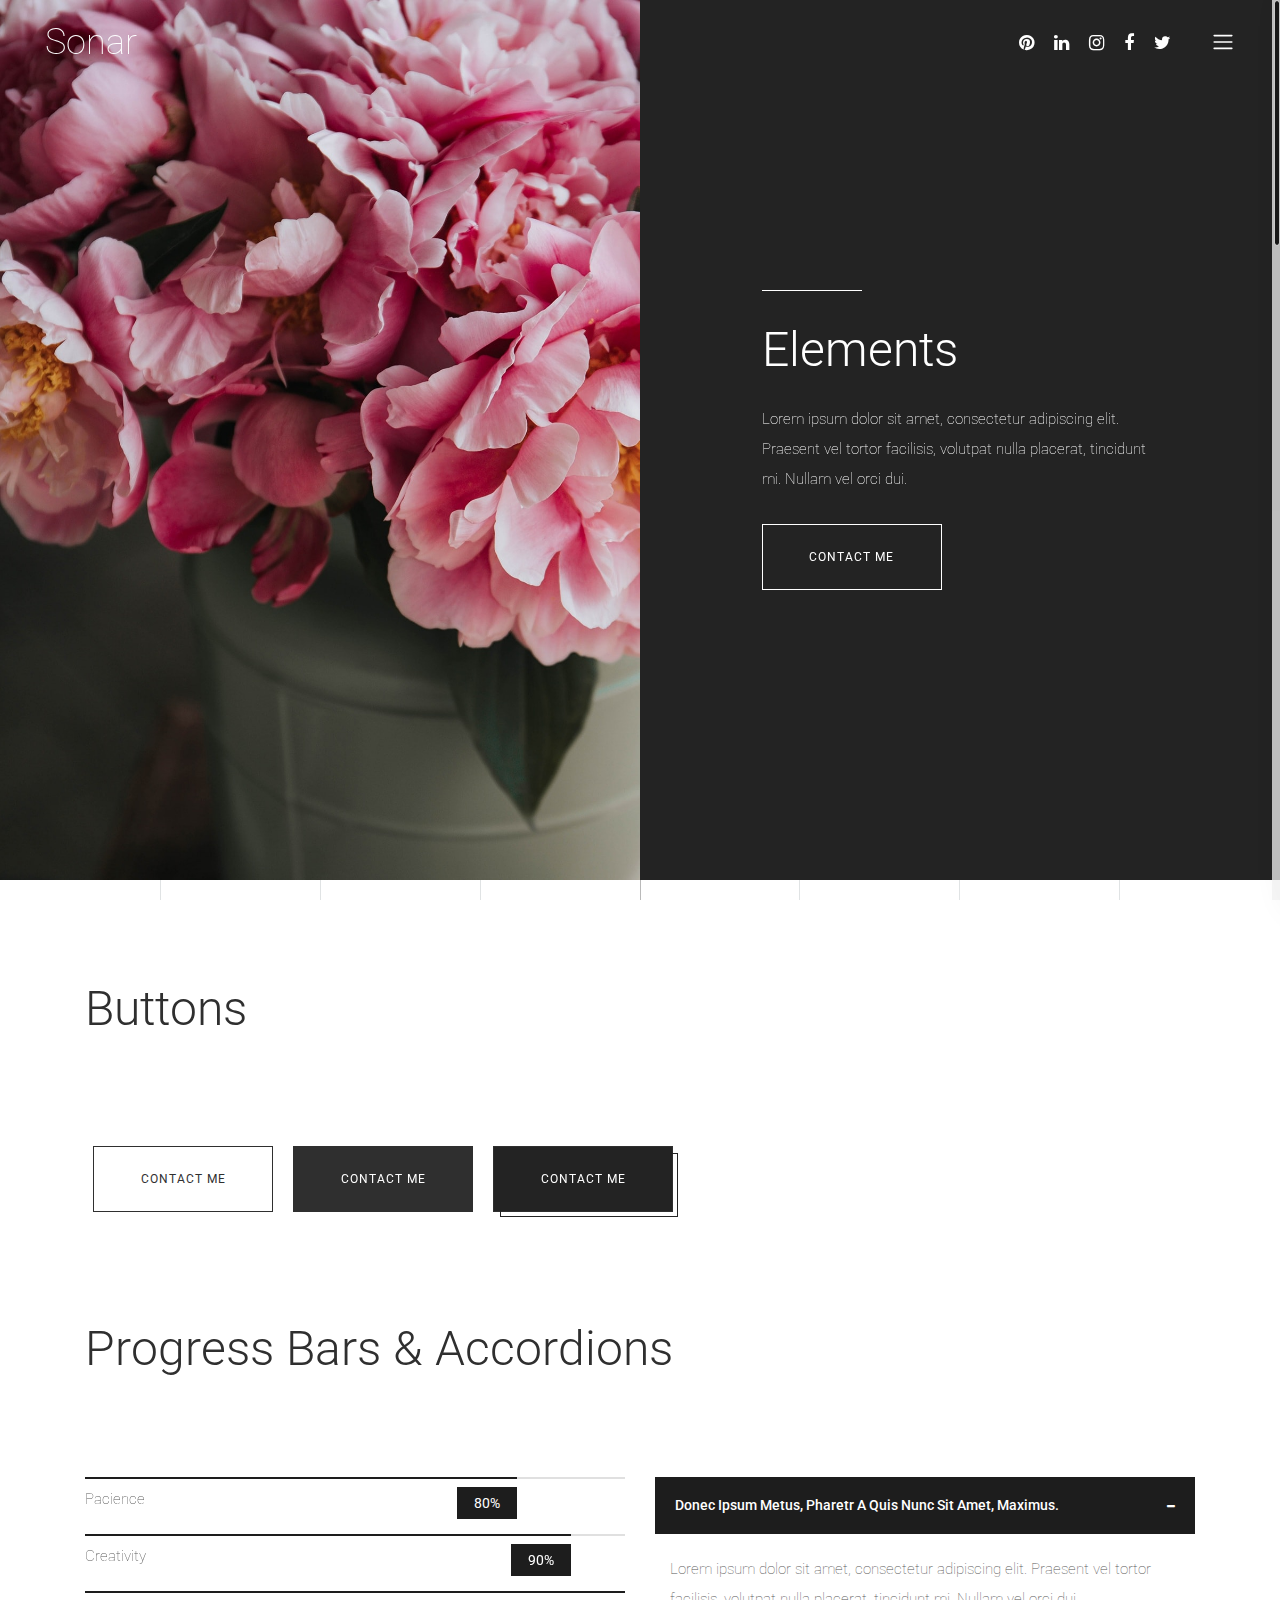
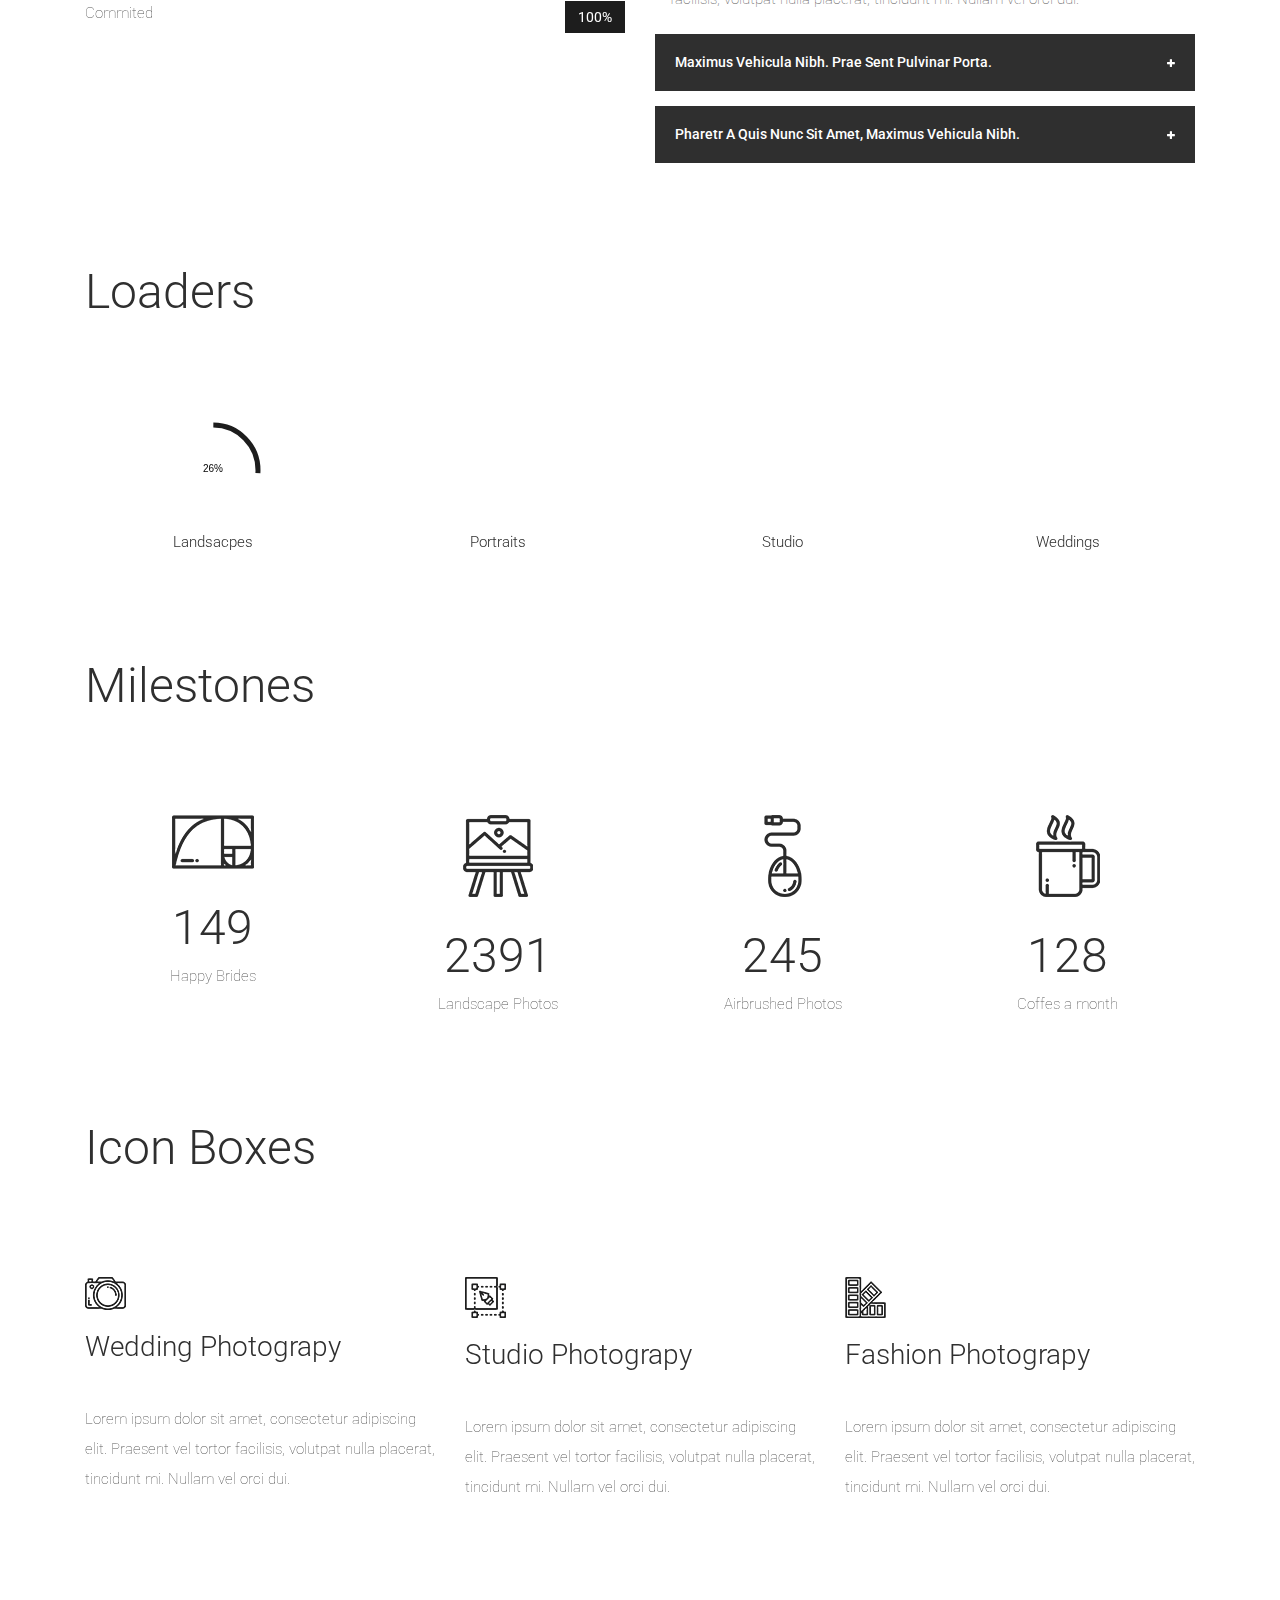
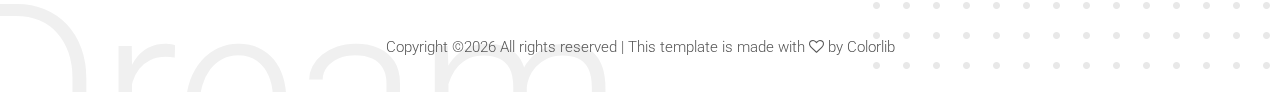
<file: elements.html>
<!DOCTYPE html>
<html lang="en">

<head>
    <meta charset="UTF-8">
    <meta name="description" content="">
    <meta http-equiv="X-UA-Compatible" content="IE=edge">
    <meta name="viewport" content="width=device-width, initial-scale=1, shrink-to-fit=no">
    <!-- The above 4 meta tags *must* come first in the head; any other head content must come *after* these tags -->

    <!-- Title  -->
    <title>Sonar - Photography Template</title>

    <!-- Favicon  -->
    <link rel="icon" href="img/core-img/favicon.ico">

    <!-- Style CSS -->
    <link rel="stylesheet" href="style.css">

</head>

<body>
    <!-- Preloader Start -->
    <div id="preloader">
        <div class="preload-content">
            <div id="sonar-load"></div>
        </div>
    </div>
    <!-- Preloader End -->

    <!-- Grids -->
    <div class="grids d-flex justify-content-between">
        <div class="grid1"></div>
        <div class="grid2"></div>
        <div class="grid3"></div>
        <div class="grid4"></div>
        <div class="grid5"></div>
        <div class="grid6"></div>
        <div class="grid7"></div>
        <div class="grid8"></div>
        <div class="grid9"></div>
    </div>

    <!-- ***** Main Menu Area Start ***** -->
    <div class="mainMenu d-flex align-items-center justify-content-between">
        <!-- Close Icon -->
        <div class="closeIcon">
            <i class="ti-close" aria-hidden="true"></i>
        </div>
        <!-- Logo Area -->
        <div class="logo-area">
            <a href="index.html">Sonar</a>
        </div>
        <!-- Nav -->
        <div class="sonarNav">
            <nav>
                <ul>
                    <li class="nav-item active">
                        <a class="nav-link" href="index.html">Home</a>
                    </li>
                    <li class="nav-item">
                        <a class="nav-link" href="about-me.html">About Me</a>
                    </li>
                    <li class="nav-item">
                        <a class="nav-link" href="services.html">Services</a>
                    </li>
                    <li class="nav-item">
                        <a class="nav-link" href="portfolio.html">Portfolio</a>
                    </li>
                    <li class="nav-item">
                        <a class="nav-link" href="blog.html">Blog</a>
                    </li>
                    <li class="nav-item">
                        <a class="nav-link" href="contact.html">Contact</a>
                    </li>
                    <li class="nav-item">
                        <a class="nav-link" href="elements.html">Elements</a>
                    </li>
                </ul>
            </nav>
        </div>
        <!-- Copwrite Text -->
        <div class="copywrite-text">
            <p><!-- Link back to Colorlib can't be removed. Template is licensed under CC BY 3.0. -->
Copyright &copy;<script>document.write(new Date().getFullYear());</script> All rights reserved | This template is made with <i class="fa fa-heart-o" aria-hidden="true"></i> by <a href="https://colorlib.com" target="_blank">Colorlib</a>
<!-- Link back to Colorlib can't be removed. Template is licensed under CC BY 3.0. -->
</p>
        </div>
    </div>
    <!-- ***** Main Menu Area End ***** -->

    <!-- ***** Header Area Start ***** -->
    <header class="header-area">
        <div class="container-fluid">
            <div class="row">
                <div class="col-12">
                    <div class="menu-area d-flex justify-content-between">
                        <!-- Logo Area  -->
                        <div class="logo-area">
                            <a href="index.html">Sonar</a>
                        </div>

                        <div class="menu-content-area d-flex align-items-center">
                            <!-- Header Social Area -->
                            <div class="header-social-area d-flex align-items-center">
                                <a href="#" data-toggle="tooltip" data-placement="bottom" title="Pinterest"><i class="fa fa-pinterest" aria-hidden="true"></i></a>
                                <a href="#" data-toggle="tooltip" data-placement="bottom" title="Linkedin"><i class="fa fa-linkedin" aria-hidden="true"></i></a>
                                <a href="#" data-toggle="tooltip" data-placement="bottom" title="Instagram"><i class="fa fa-instagram" aria-hidden="true"></i></a>
                                <a href="#" data-toggle="tooltip" data-placement="bottom" title="Facebook"><i class="fa fa-facebook" aria-hidden="true"></i></a>
                                <a href="#" data-toggle="tooltip" data-placement="bottom" title="Twitter"><i class="fa fa-twitter" aria-hidden="true"></i></a>
                            </div>
                            <!-- Menu Icon -->
                            <span class="navbar-toggler-icon" id="menuIcon"></span>
                        </div>
                    </div>
                </div>
            </div>
        </div>
    </header>
    <!-- ***** Header Area End ***** -->

    <!-- ***** Hero Area Start ***** -->
    <div class="hero-area d-flex align-items-center">
        <!-- Hero Thumbnail -->
        <div class="hero-thumbnail equalize bg-img" style="background-image: url(img/bg-img/elements.jpg);"></div>
        
        <!-- Hero Content -->
        <div class="hero-content equalize">
            <div class="container-fluid h-100">
                <div class="row h-100 align-items-center justify-content-center">
                    <div class="col-12 col-md-8">
                        <div class="line"></div>
                        <h2>Elements</h2>
                        <p>Lorem ipsum dolor sit amet, consectetur adipiscing elit. Praesent vel tortor facilisis, volutpat nulla placerat, tincidunt mi. Nullam vel orci dui.</p>
                        <a href="#" class="btn sonar-btn white-btn">contact me</a>
                    </div>
                </div>
            </div>
        </div>
    </div>
    <!-- ***** Hero Area End ***** -->

    <!-- ***** Elements Area Start ***** -->
    <section class="elements-area section-padding-100-0">
        <div class="container">

            <!-- ***** Buttons ***** -->
            <div class="row mb-100">
                <div class="col-12">
                    <div class="elements-title">
                        <h2>Buttons</h2>
                    </div>
                    <!-- Button -->
                    <div class="sonar-buttons-area">
                        <a href="#" class="btn sonar-btn m-2">Contact Me</a>
                        <a href="#" class="btn sonar-btn btn-2 m-2">Contact Me</a>
                        <a href="#" class="btn sonar-btn btn-3 m-2">Contact Me</a>
                    </div>
                </div>
            </div>


            <!-- ***** Progress Bars & Accordions ***** -->
            <div class="row">
                <div class="col-12">
                    <div class="elements-title">
                        <h2>Progress Bars &amp; Accordions</h2>
                    </div>

                    <div class="row">
                        <div class="col-12 col-md-6">
                            <!-- Progress Bar Content Area -->
                            <div class="services-progress-bar mb-100">
                                <!-- Single Progress Bar -->
                                <div class="single_progress_bar">
                                    <div id="bar1" class="barfiller">
                                        <div class="tipWrap">
                                            <span class="tip"></span>
                                        </div>
                                        <span class="fill" data-percentage="80"></span>
                                    </div>
                                    <p>Pacience</p>
                                </div>
                                <!-- Single Progress Bar -->
                                <div class="single_progress_bar">
                                    <div id="bar2" class="barfiller">
                                        <div class="tipWrap">
                                            <span class="tip"></span>
                                        </div>
                                        <span class="fill" data-percentage="90"></span>
                                    </div>
                                    <p>Creativity</p>
                                </div>
                                <!-- Single Progress Bar -->
                                <div class="single_progress_bar">
                                    <div id="bar3" class="barfiller">
                                        <div class="tipWrap">
                                            <span class="tip"></span>
                                        </div>
                                        <span class="fill" data-percentage="100"></span>
                                    </div>
                                    <p>Commited</p>
                                </div>
                            </div>
                        </div>

                        <div class="col-12 col-md-6">
                            <div class="accordions mb-100" id="accordion" role="tablist" aria-multiselectable="true">
                                <!-- single accordian area -->
                                <div class="panel single-accordion">
                                    <h6><a role="button" class="" aria-expanded="true" aria-controls="collapseOne" data-toggle="collapse" data-parent="#accordion" href="#collapseOne">Donec ipsum metus, pharetr a quis nunc sit amet, maximus.
                                    <span class="accor-open"><i class="fa fa-plus" aria-hidden="true"></i></span>
                                    <span class="accor-close"><i class="fa fa-minus" aria-hidden="true"></i></span>
                                    </a></h6>
                                    <div id="collapseOne" class="accordion-content collapse show">
                                        <p>Lorem ipsum dolor sit amet, consectetur adipiscing elit. Praesent vel tortor facilisis, volutpat nulla placerat, tincidunt mi. Nullam vel orci dui.</p>
                                    </div>
                                </div>
                                <!-- single accordian area -->
                                <div class="panel single-accordion">
                                    <h6>
                                        <a role="button" class="collapsed" aria-expanded="true" aria-controls="collapseTwo" data-parent="#accordion" data-toggle="collapse" href="#collapseTwo">Maximus vehicula nibh. Prae sent pulvinar porta.
                                        <span class="accor-open"><i class="fa fa-plus" aria-hidden="true"></i></span>
                                        <span class="accor-close"><i class="fa fa-minus" aria-hidden="true"></i></span>
                                        </a>
                                    </h6>
                                    <div id="collapseTwo" class="accordion-content collapse">
                                        <p>Lorem ipsum dolor sit amet, consectetur adipiscing elit. Praesent vel tortor facilisis, volutpat nulla placerat, tincidunt mi. Nullam vel orci dui.</p>
                                    </div>
                                </div>
                                <!-- single accordian area -->
                                <div class="panel single-accordion">
                                    <h6>
                                        <a role="button" aria-expanded="true" aria-controls="collapseThree" class="collapsed" data-parent="#accordion" data-toggle="collapse" href="#collapseThree">Pharetr a quis nunc sit amet, maximus vehicula nibh.
                                        <span class="accor-open"><i class="fa fa-plus" aria-hidden="true"></i></span>
                                        <span class="accor-close"><i class="fa fa-minus" aria-hidden="true"></i></span>
                                    </a>
                                    </h6>
                                    <div id="collapseThree" class="accordion-content collapse">
                                        <p>Lorem ipsum dolor sit amet, consectetur adipiscing elit. Praesent vel tortor facilisis, volutpat nulla placerat, tincidunt mi. Nullam vel orci dui.</p>
                                    </div>
                                </div>
                            </div>
                        </div>
                    </div>
                </div>
            </div>

            <!-- ***** Loaders ***** -->
            <div class="row">
                <div class="col-12">
                    <div class="elements-title">
                        <h2>Loaders</h2>
                    </div>

                    <div class="our-skills-area text-center">
                        <div class="row">
                            <div class="col-12 col-sm-6 col-md-3">
                                <div class="single-pie-bar mb-100" data-percent="90">
                                    <canvas class="bar-circle" width="100" height="100"></canvas>
                                    <p>Landsacpes</p>
                                </div>
                            </div>
                            <div class="col-12 col-sm-6 col-md-3">
                                <div class="single-pie-bar mb-100" data-percent="65">
                                    <canvas class="bar-circle" width="100" height="100"></canvas>
                                    <p>Portraits</p>
                                </div>
                            </div>
                            <div class="col-12 col-sm-6 col-md-3">
                                <div class="single-pie-bar mb-100" data-percent="25">
                                    <canvas class="bar-circle" width="100" height="100"></canvas>
                                    <p>Studio</p>
                                </div>
                            </div>
                            <div class="col-12 col-sm-6 col-md-3">
                                <div class="single-pie-bar mb-100" data-percent="69">
                                    <canvas class="bar-circle" width="100" height="100"></canvas>
                                    <p>Weddings</p>
                                </div>
                            </div>
                        </div>
                    </div>

                </div>
            </div>

            <!-- ***** Milestones ***** -->
            <div class="row">
                <div class="col-12">
                    <div class="elements-title">
                        <h2>Milestones</h2>
                    </div>
                </div>

                <!-- Single Cool Fact-->
                <div class="col-12 col-sm-6 col-lg-3">
                    <div class="single-cool-fact-area text-center mb-100">
                        <img src="img/core-img/golden-ratio.png" alt="">
                        <h2><span class="counter">149</span></h2>
                        <p>Happy Brides</p>
                    </div>
                </div>
                <!-- Single Cool Fact-->
                <div class="col-12 col-sm-6 col-lg-3">
                    <div class="single-cool-fact-area text-center mb-100">
                        <img src="img/core-img/canvas.png" alt="">
                        <h2><span class="counter">2391</span></h2>
                        <p>Landscape Photos</p>
                    </div>
                </div>
                <!-- Single Cool Fact-->
                <div class="col-12 col-sm-6 col-lg-3">
                    <div class="single-cool-fact-area text-center mb-100">
                        <img src="img/core-img/mouse.png" alt="">
                        <h2><span class="counter">245</span></h2>
                        <p>Airbrushed Photos</p>
                    </div>
                </div>
                <!-- Single Cool Fact-->
                <div class="col-12 col-sm-6 col-lg-3">
                    <div class="single-cool-fact-area text-center mb-100">
                        <img src="img/core-img/coffee.png" alt="">
                        <h2><span class="counter">128</span></h2>
                        <p>Coffes a month</p>
                    </div>
                </div>
            </div>

            <!-- ***** Icon Boxes ***** -->
            <div class="row mb-50">
                <div class="col-12">
                    <div class="elements-title">
                        <h2>Icon boxes</h2>
                    </div>
                </div>

                <!-- Single Services Area -->
                <div class="col-12 col-md-4">
                    <div class="single-services-area">
                        <img src="img/core-img/camera.png" alt="">
                        <h4>Wedding Photograpy</h4>
                        <p>Lorem ipsum dolor sit amet, consectetur adipiscing elit. Praesent vel tortor facilisis, volutpat nulla placerat, tincidunt mi. Nullam vel orci dui.</p>
                    </div>
                </div>
                <!-- Single Services Area -->
                <div class="col-12 col-md-4">
                    <div class="single-services-area">
                        <img src="img/core-img/vector.png" alt="">
                        <h4>Studio Photograpy</h4>
                        <p>Lorem ipsum dolor sit amet, consectetur adipiscing elit. Praesent vel tortor facilisis, volutpat nulla placerat, tincidunt mi. Nullam vel orci dui.</p>
                    </div>
                </div>
                <!-- Single Services Area -->
                <div class="col-12 col-md-4">
                    <div class="single-services-area">
                        <img src="img/core-img/pantone.png" alt="">
                        <h4>Fashion Photograpy</h4>
                        <p>Lorem ipsum dolor sit amet, consectetur adipiscing elit. Praesent vel tortor facilisis, volutpat nulla placerat, tincidunt mi. Nullam vel orci dui.</p>
                    </div>
                </div>
            </div>

        </div>
    </section>
    <!-- ***** Elements Area End ***** -->

    <!-- ***** Footer Area Start ***** -->
    <footer class="footer-area">
        <!-- back end content -->
        <div class="backEnd-content">
            <img class="dots" src="img/core-img/dots.png" alt="">
            <h2>Dream</h2>
        </div>

        <div class="container">
            <div class="row">
                <div class="col-12">
                    <!-- Copywrite Text -->
                    <div class="copywrite-text">
                        <p><!-- Link back to Colorlib can't be removed. Template is licensed under CC BY 3.0. -->
Copyright &copy;<script>document.write(new Date().getFullYear());</script> All rights reserved | This template is made with <i class="fa fa-heart-o" aria-hidden="true"></i> by <a href="https://colorlib.com" target="_blank">Colorlib</a>
<!-- Link back to Colorlib can't be removed. Template is licensed under CC BY 3.0. -->
</p>
                    </div>
                </div>
            </div>
        </div>
    </footer>
    <!-- ***** Footer Area End ***** -->

    <!-- jQuery (Necessary for All JavaScript Plugins) -->
    <script src="js/jquery/jquery-2.2.4.min.js"></script>
    <!-- Popper js -->
    <script src="js/popper.min.js"></script>
    <!-- Bootstrap js -->
    <script src="js/bootstrap.min.js"></script>
    <!-- Plugins js -->
    <script src="js/plugins.js"></script>
    <!-- Active js -->
    <script src="js/active.js"></script>

</body>

</html>
</file>
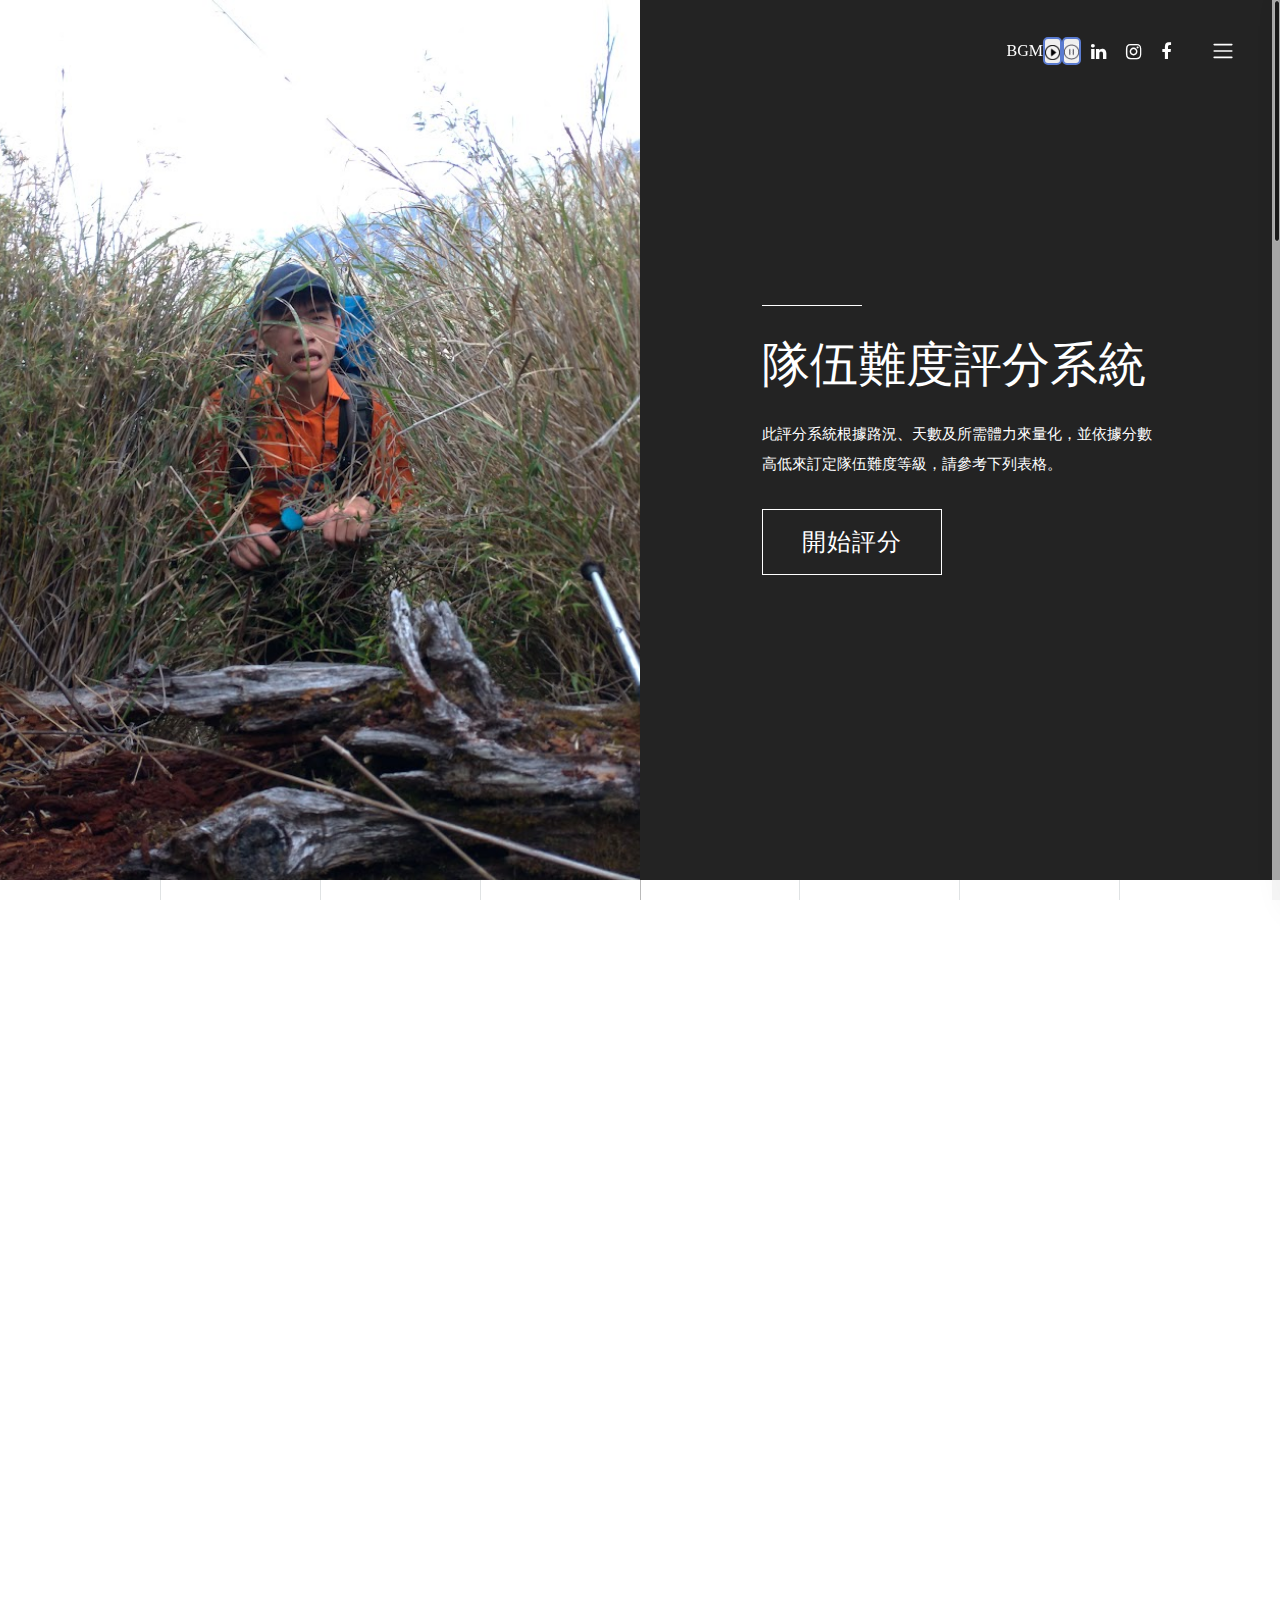
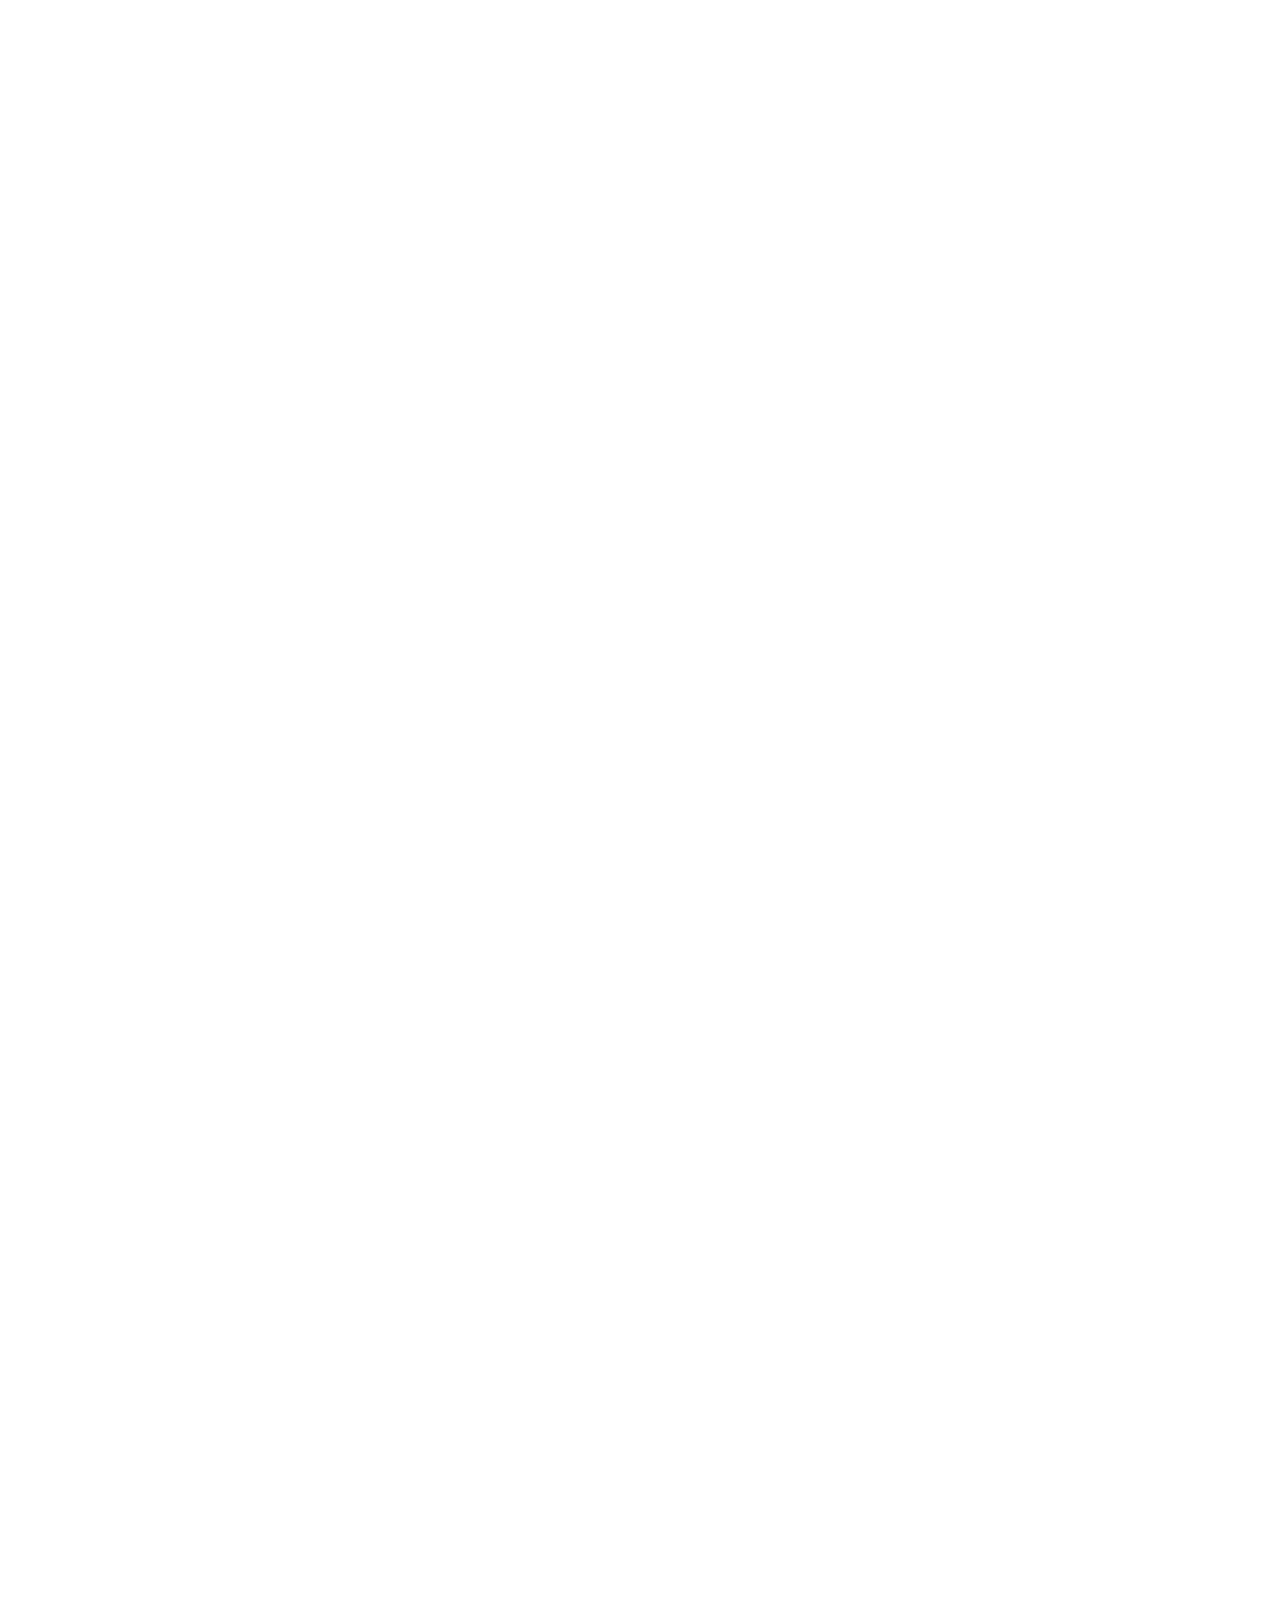
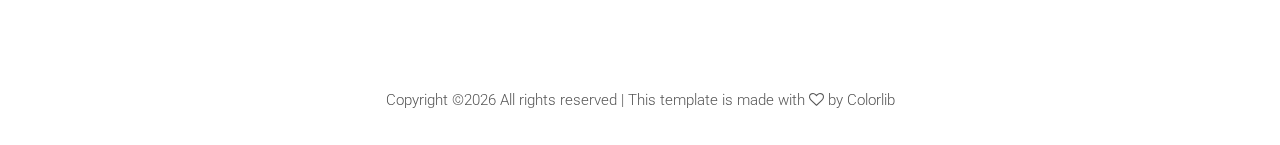
<file: judgement.html>
<!DOCTYPE html>
<html lang="en">

<head>
    <meta charset="UTF-8">
    <meta name="description" content="">
    <meta http-equiv="X-UA-Compatible" content="IE=edge">
    <meta name="viewport" content="width=device-width, initial-scale=1, shrink-to-fit=no">
    <!-- The above 4 meta tags *must* come first in the head; any other head content must come *after* these tags -->

    <!-- Title  -->
    <title>中央大學登山社</title>

    <!-- Favicon  -->
    <link rel="icon" href="img/core-img/favicon.png">

    <!-- Style CSS -->
    <link rel="stylesheet" href="style.css">
    <style type="text/css">
        #judge > h2{
            font-size:25px;
            font-family:"標楷體";
        }
        h2 > select,  h2> input, button{
            border-radius: 5px;border: 2px solid #5a7bd0;
            text-align: center;font-family: "標楷體";
            letter-spacing: 0.05em;
            
        }
        input[name = day]{
          width: 50px;
        } 

        h2 > h3 > span{
            color: red;
            font-size: 40px;
            font-family: "Brush Script MT", cursive;
        }

    </style>
    <script type="text/javascript">
        var music;
        window.onload = function() {
            music = document.getElementById("music");
        };
        function playMusic() {
            music.play();
        }
        function pauseMusic() {
            music.pause();
        }   

        //calculate score
        function caculate(){
            var name = document.getElementById("name");
            var normal = document.getElementById("normal");
            var abnormal = document.getElementById("abnormal");
            var sum = document.getElementById("sum");
            var level = document.getElementById("level");
            var road = document.getElementById("road");
            var terrain = document.getElementById("terrain");
            var plant = document.getElementById("plant");
            var energy = document.getElementById("energy");
            var water = document.getElementById("water");
            if(check(name.value,normal.value, abnormal.value, sum.value, level.value, road.value,terrain.value, plant.value, energy.value, water.value)){

                var levelScore = Number(caculateLevel(level.value, road.value, terrain.value, plant.value));
                var dayScore = Number(calculateDay(normal.value, abnormal.value));
                var energyScore = Number(calculateEnergy(energy.value, water.value));
                var score = levelScore + dayScore + energyScore;
                var rank = calcuateRank(score);
            
                showcontent(levelScore, dayScore, energyScore, score, rank);
            
            }
                
            
        }
        function check(name, normal, abnormal, sum, level, road, terrain, plant, energy, water){
            if(name == ""){
                alert("請填寫路線名稱");
                return false;
            }
            if(checkDay(normal, abnormal, sum, water)){ 
                if(level == ""){
                    alert("請選擇路況分級");
                    return false;
                }
                if(road == ""){
                    alert("請選擇路跡/指標");
                    return false;
                }
                if(terrain == ""){
                    alert("請選擇地形");
                    return false;
                }
                if(plant == ""){
                    alert("請選擇植被");
                    return false;
                }
                if(energy == ""){
                    alert("請選擇體力");
                    return false;
                }
                return true;
            }
            
        }
        function checkDay(normal, abnormal, sum, water){

            if(Number(normal) == 0 && Number(abnormal) == 0){
                alert("天數不得為0，請修改一下:)");
                return false;
            }
            if(Number(normal) + Number(abnormal) != sum) {
                alert("總天數算錯了喔，請修改一下");
                return false;
            }
            if(Number(water) > Number(sum)){
                alert("背水天數不可能大於總天數喔，請你修改一下:)");
                return false;
            }
            return true;
            
        }
        function caculateLevel(level, road, terrain, plant){
            var score = 0;
            score = (Number(level) + Number(road) * 0.3 + Number(terrain) * 0.4 + Number(plant) * 0.3) * 1.5;
            return score.toFixed(0);
        }
        function calculateDay(normal, abnormal){
            var score = 0;
            var abnormalScore = [0,10,17,24,31,38,45,52,59,66];

            if(normal == 1)
                score = 5;
            else if(normal >= 2 && normal <= 3)
                score = 10;
            else if(normal >= 4 && normal <= 5)
                score = 20;
            else if(normal >= 6 && normal <= 8)
                score = 30;
            else if(normal >= 9)
                score = 40;
            score += abnormalScore[Number(abnormal)];
            return score;
        }
        function calculateEnergy(energy,water){
            var score = energy * 7 + water * 2;
            return score;
        }
        function calcuateRank(score){
            var rank = "";
            if(score < 40)
                rank = "D";
            else if(score >= 40 && score < 60)
                rank = "C";
            else if(score >= 60 && score < 80)
                rank = "B";
            else if(score >= 80 && score < 100)
                rank = "A";
            else if(score >= 100 && score < 120)
                rank = "S";
            else if(score >= 120)
                rank = "S+";
            return rank;
        }

        function showcontent(levelScore, dayScore, energyScore, score, rank){
            var msg = "<h3>路況：<span>" + levelScore.toFixed(1) + "</span> 天數：<span>" + dayScore.toFixed(1) + "</span>" + " 體力：<span>" + energyScore.toFixed(1) + " </span></h3>" + 
                "<h3>分數為：<span>" + score.toFixed(1) + "</span></h3><h3>難度等級：<span>" + rank + "</span></h3>";
            document.getElementById("Show").innerHTML = msg;
        }
   </script>

</head>

<body>
    <audio loop id = "music" src="music/river.mp3" ></audio>
    <!-- Preloader Start -->
    <div id="preloader">
        <div class="preload-content">
            <div id="sonar-load"></div>
        </div>
    </div>
    <!-- Preloader End -->

    <!-- Grids -->
    <div class="grids d-flex justify-content-between">
        <div class="grid1"></div>
        <div class="grid2"></div>
        <div class="grid3"></div>
        <div class="grid4"></div>
        <div class="grid5"></div>
        <div class="grid6"></div>
        <div class="grid7"></div>
        <div class="grid8"></div>
        <div class="grid9"></div>
    </div>

    <!-- ***** Main Menu Area Start ***** -->
    <div class="mainMenu d-flex align-items-center justify-content-between">
        <!-- Close Icon -->
        <div class="closeIcon">
            <i class="ti-close" aria-hidden="true"></i>
        </div>
        <!-- Logo Area -->
        <div class="logo-area">
            <a href="index.html"><font face = "Comic Sans Ms" size = "20px" color = "white">NCUMT</font></a>
        </div>
        <!-- Nav -->
        <div class="sonarNav wow fadeInUp" data-wow-delay="1s">
            <nav>
                <ul>
                    <li class="nav-item active">
                        <a class="nav-link" href="index.html"><font face = "Comic Sans Ms" size = "4px" color = "white">Home</font></a>
                    </li>
                    <li class="nav-item">
                        <a class="nav-link" href="about-me.html"><font face = "Comic Sans Ms" size = "4px" color = "white">About me</font></a>
                    </li>
                    <li class="nav-item">
                        <a class="nav-link" href="judgement.html"><font face = "Comic Sans Ms" size = "4px" color = "white">Judgement</font></a>
                    </li>
                    <li class="nav-item">
                        <a class="nav-link" href="portfolio.html"><font face = "Comic Sans Ms" size = "4px" color = "white">Portfolio</font></a>
                    </li>
                    <!-- <li class="nav-item">
                        <a class="nav-link" href="blog.html"><font face = "Comic Sans Ms" size = "4px" color = "white">Blog</font></a>
                    </li>
                    <li class="nav-item">
                        <a class="nav-link" href="contact.html"><font face = "Comic Sans Ms" size = "4px" color = "white">Contact</font></a>
                    </li> -->

                </ul>
            </nav>
        </div>
        <!-- Copwrite Text -->
        <div class="copywrite-text">
            <p><!-- Link back to Colorlib can't be removed. Template is licensed under CC BY 3.0. -->
Copyright &copy;<script>document.write(new Date().getFullYear());</script> All rights reserved | This template is made with <i class="fa fa-heart-o" aria-hidden="true"></i> by <a href="https://colorlib.com" target="_blank">Colorlib</a>
<!-- Link back to Colorlib can't be removed. Template is licensed under CC BY 3.0. -->
</p>
        </div>
    </div>
    <!-- ***** Main Menu Area End ***** -->

    <!-- ***** Header Area Start ***** -->
    <header class="header-area">
        <div class="container-fluid">
            <div class="row">
                <div class="col-12">
                    <div class="menu-area d-flex justify-content-between">
                        <!-- Logo Area  -->
                        <div class="logo-area">
                            <a href="index.html"><font face = "標楷體" size = "20px" color = "white">中央山社</font></a>
                        </div>

                        <div class="menu-content-area d-flex align-items-center">
                            <!-- Header Social Area -->
                            <div class="header-social-area d-flex align-items-center">
                                <font color="white" face="Comic Sans Ms">BGM</font>
                                <button id = "play" onclick="playMusic()"><img src = "img/core-img/play.jpg" width = "15" ></button>
                                <button id = "pause" onclick="pauseMusic()"><img src = "img/core-img/pause.jpg" width = "15" ></button>
                                <a href="https://linktr.ee/ncumt" target = "_blank" data-toggle="tooltip" data-placement="bottom" title="Linkedin"><i class="fa fa-linkedin" aria-hidden="true"></i></a>
                                <a href="https://www.instagram.com/ncumountaineeringclub/" target = "_blank" data-toggle="tooltip" data-placement="bottom" title="Instagram"><i class="fa fa-instagram" aria-hidden="true"></i></a>
                                <a href="https://www.facebook.com/ncumountaineeringclub" target = "_blank" data-toggle="tooltip" data-placement="bottom" title="Facebook"><i class="fa fa-facebook" aria-hidden="true"></i></a>
                            </div>
                            <!-- Menu Icon -->
                            <span class="navbar-toggler-icon" id="menuIcon"></span>
                        </div>
                    </div>
                </div>
            </div>
        </div>
    </header>
    <!-- ***** Header Area End ***** -->

    <!-- ***** Hero Area Start ***** -->
    <div class="hero-area d-flex align-items-center">
       
        <!-- Hero Thumbnail -->
        <div class="hero-thumbnail equalize bg-img" style="background-image: url(img/bg-img/slide4.jpg);"></div>
        
        <!-- Hero Content -->
        <div class="hero-content equalize">
                
            <div class="container-fluid h-100">
                <div class="row h-100 align-items-center justify-content-center">
                    <div class="col-12 col-md-8">
                        <div class="line"></div>
                        <h2>隊伍難度評分系統</h2>
                        <p>此評分系統根據路況、天數及所需體力來量化，並依據分數高低來訂定隊伍難度等級，請參考下列表格。</p>
                        <a href="#judgement" class="btn sonar-btn white-btn"><font size=" 5px">開始評分</font></a>
                    </div>
                </div>
            </div>
        </div>
    </div>
    <!-- ***** Hero Area End ***** -->

    <!-- ***** Blog Area Start ***** -->
    <section class="sonar-blog-area section-padding-100">
        <!-- back end content -->


        <div class="container">
            <div class="row">
                <div class="col-12 col-md-9">

                    <!-- Single Blog Area -->
                    <div class="single-blog-area mb-100 wow fadeInUp" data-wow-delay="300ms">
                        
                        <!-- Post Content -->
                        <div class="post-content">
                            <a class="headline"><font face="標楷體" size="15px">隊伍難度分級表</font></a>
                            <p>根據量化的分數高低訂定隊伍難度，難度由高至低分成S+到D。</p>
                        </div>
                        
                        <!-- Post Thumbnail -->
                        <div class="blog-post-thumbnail">
                            <img src="img/blog-img/table1.png" alt="">

                        </div>
                    </div>

                    <!-- Single Blog Area -->
                    <div class="single-blog-area mb-100 wow fadeInUp" data-wow-delay="600ms">
                        <!-- Post Content -->
                        <div class="post-content">
                            <a class="headline"><font face="標楷體" size="15px">路況分級表</font></a>
                            <p>路況分級如下表，再根據下表的級別，並參照該路線的路跡/指標、地形、植被，量化成分數。</p>
                        </div>

                        <!-- Post Thumbnail -->
                        <div class="blog-post-thumbnail">
                            <img src="img/blog-img/table2.png" alt="">

                        </div>
                        
                    </div>

                    <!-- Single Blog Area -->
                    <div class="single-blog-area mb-100 wow fadeInUp" data-wow-delay="900ms">
                        <!-- Post Content -->
                        <div class="post-content">
                            <a class="headline"><font face="標楷體" size="15px">體力分級表</font></a>
                            <p>體力參照標準如下表，再根據下表的級別，量化成分數。</p>
                        </div>

                        <!-- Post Thumbnail -->
                        <div class="blog-post-thumbnail">
                            <img src="img/blog-img/table3.png" alt="">

                        </div>
                    </div>

                    <!-- Single Blog Area -->
                    <div id = "judgement" class="single-blog-area mb-100 wow fadeInUp" data-wow-delay="1100ms">
                        <div class="post-content">
                            <a class="headline"><font face="標楷體" size="15px">評分系統</font></a>
                        </div>

                        <div id = "judge" class = "content">

                            
                            <h2>
                                路線名稱：<input id = "name" name = "name" type = "text" size="20" style="font-size:20px"  required>
                            </h2>
                            <h2> 
                                傳統路：<input id ="normal" name="day" type="number" size="1" value="0" min="0"  style="font-size:20px; width: 50px;" required>天
                                + 非傳統路：<input id ="abnormal" name="day" type="number" size="0.5" value="0" min="0" style="font-size:20px" required> 天
                                ，共<input id ="sum" name="day" type="number" size="1" value="0" min="0" style="font-size:20px" required>天
                            </h2>
                            <h2>
                                路況分級：<select id = "level" name="level" class="select" style="font-size:20px" required><option value = "" selected = "">請選擇</option><option value="1">一</option><option value="11">二</option><option value="21">三a</option><option value="31">三b</option><option value="41">四a</option><option value="51">四b</option></select>
                            </h2>
                            <h2>
                               路跡/指標：<select id = "road" name="road" class="select" style="font-size:20px;" required><option value = "" selected = "">請選擇</option><option value="1">1</option><option value="2">2</option><option value="3">3</option><option value="4">4</option><option value="5">5</option><option value="6">6</option><option value="7">7</option><option value="8">8</option><option value="9">9</option><option value="10">10</option></select>
                               
                               地形：<select id = "terrain" name="road" class="select" style="font-size:20px;" required><option value= "" selected = "">請選擇</option><option value="1">1</option><option value="2">2</option><option value="3">3</option><option value="4">4</option><option value="5">5</option><option value="6">6</option><option value="7">7</option><option value="8">8</option><option value="9">9</option><option value="10">10</option></select>
                               
                               植被：<select id = "plant" name="road" class="select" style="font-size:20px;" required><option value="" selected = "">請選擇</option><option value="1">1</option><option value="2">2</option><option value="3">3</option><option value="4">4</option><option value="5">5</option><option value="6">6</option><option value="7">7</option><option value="8">8</option><option value="9">9</option><option value="10">10</option></select>
                               
                
                            </h2>
                            
                            <h2>
                                體力：<select id = "energy" name="energy" class="select" style="font-size:20px;" required><option value="" selected = "">請選擇</option><option value="1">1</option><option value="2">2</option><option value="3">3</option><option value="4">4</option></select>
                                多背水天數：<input id ="water" name="day" type="number" size="1" value="0" min="0" style="font-size:20px" required>天
                                
                            </h2>
                        
                
                            <h2 id="Show"></h2>
                            <h2>
                                <button id = "Show" onclick = "caculate()" style="margin-top: 10px;">開始計算</button>
                            </h2>
                                
                            
                        </div>
                    </div>
                </div>



            </div>


        </div>
    </section>
    
    <div class="sonar-call-to-action-area section-padding-0-100">
        <div class="backEnd-content">
        </div>
        <div class="container">
            <div class="row">
                <div class="col-12">
                    <div class="call-to-action-content wow fadeInUp" data-wow-delay="0.5s">
                        <h1><font face="標楷體" size = "50px">歡迎加入中央大學登山社</font></h1>
                        <h5><font face = "標楷體" size = "3px">帶你去離天空更近的地方</font></h5>
                        <a href="https://forms.gle/hFieNdXMCuX6BRuE9" target="_blank" class="btn sonar-btn mt-100"><font face = "Comic Sans Ms" size = "3px">JOIN US</font></a>
                    </div>
                </div>
            </div>
        </div>
    </div>
    <!-- ***** Blog Area End ***** -->

    <!-- ***** Footer Area Start ***** -->
    <footer class="footer-area">
        <!-- back end content -->


        <div class="container">
            <div class="row">
                <div class="col-12">
                    <!-- Copywrite Text -->
                    <div class="copywrite-text">
                        <p><!-- Link back to Colorlib can't be removed. Template is licensed under CC BY 3.0. -->
Copyright &copy;<script>document.write(new Date().getFullYear());</script> All rights reserved | This template is made with <i class="fa fa-heart-o" aria-hidden="true"></i> by <a href="https://colorlib.com" target="_blank">Colorlib</a>
<!-- Link back to Colorlib can't be removed. Template is licensed under CC BY 3.0. -->
</p>
                    </div>
                </div>
            </div>
        </div>
    </footer>
    <!-- ***** Footer Area End ***** -->

    <!-- jQuery (Necessary for All JavaScript Plugins) -->
    <script src="js/jquery/jquery-2.2.4.min.js"></script>
    <!-- Popper js -->
    <script src="js/popper.min.js"></script>
    <!-- Bootstrap js -->
    <script src="js/bootstrap.min.js"></script>
    <!-- Plugins js -->
    <script src="js/plugins.js"></script>
    <!-- Active js -->
    <script src="js/active.js"></script>

</body>

</html>
</file>
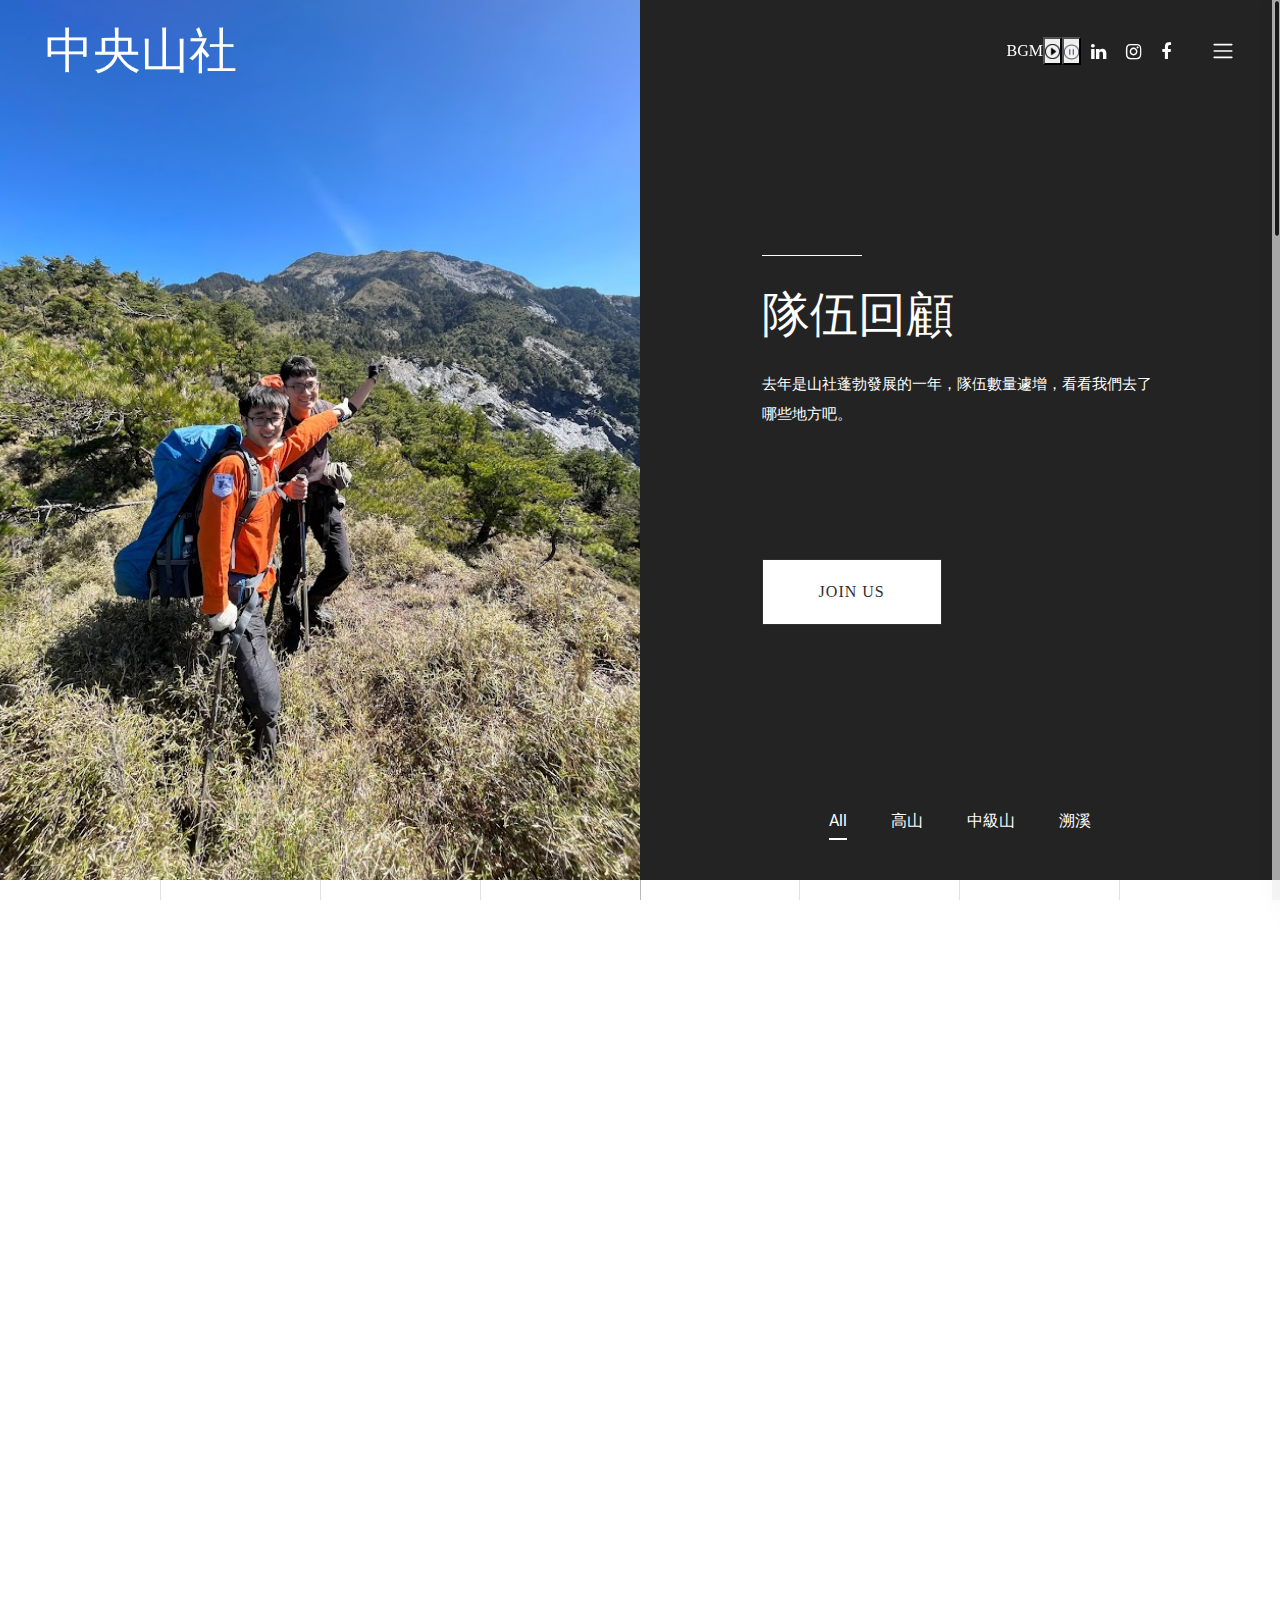
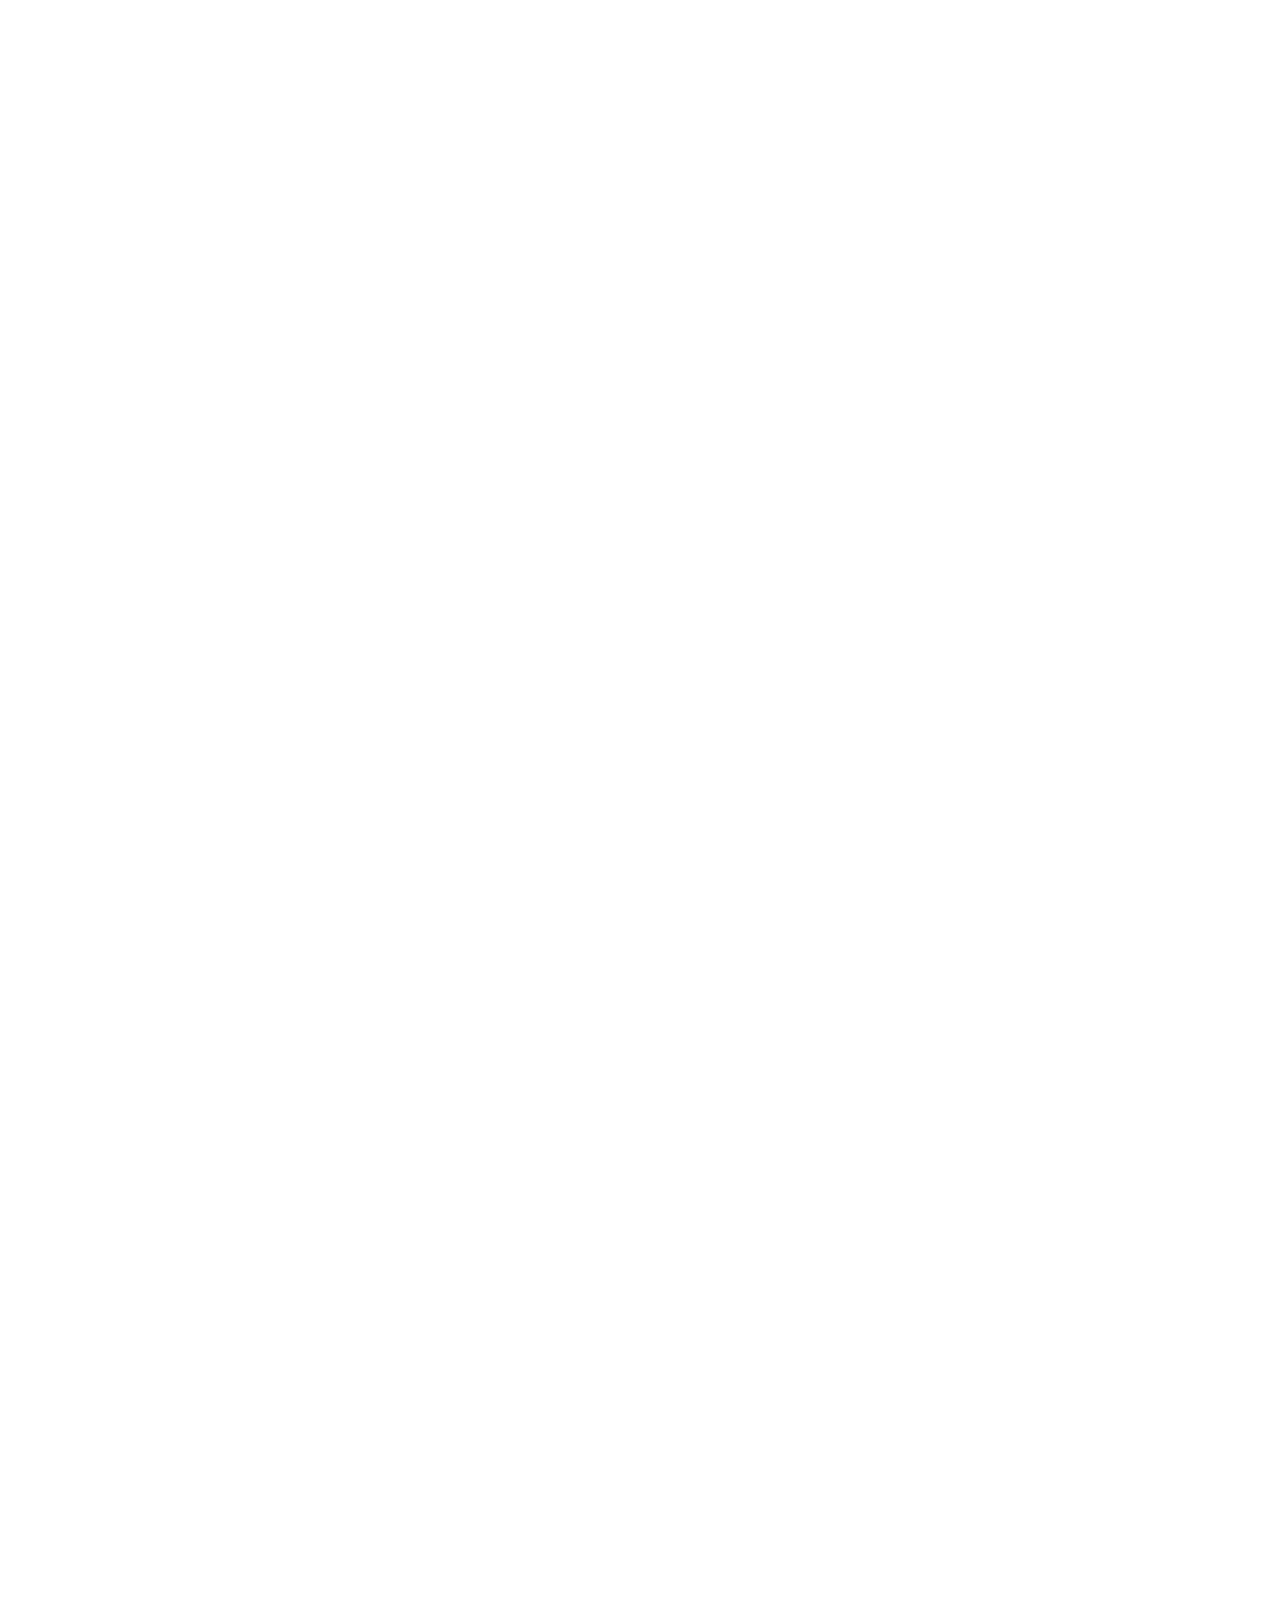
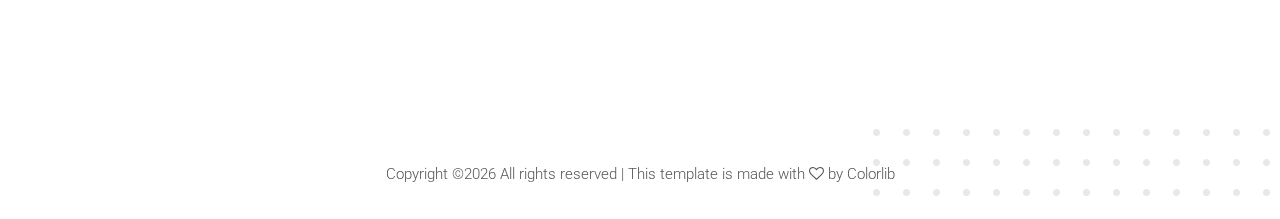
<file: portfolio.html>
<!DOCTYPE html>
<html lang="en">

<head>
    <meta charset="UTF-8">
    <meta name="description" content="">
    <meta http-equiv="X-UA-Compatible" content="IE=edge">
    <meta name="viewport" content="width=device-width, initial-scale=1, shrink-to-fit=no">
    <!-- The above 4 meta tags *must* come first in the head; any other head content must come *after* these tags -->

    <!-- Title  -->
    <title>中央大學登山社</title>

    <!-- Favicon  -->
    <link rel="icon" href="img/core-img/favicon.png">

    <!-- Style CSS -->
    <link rel="stylesheet" href="style.css">

    <!-- music -->
    <script type="text/javascript">
        var music;
        window.onload = function() {
            music = document.getElementById("music");
        };
        function playMusic() {
            music.play();
        }
        function pauseMusic() {
            music.pause();
        }
    </script>

</head>

<body>
    <audio loop id = "music" src="music/river.mp3" ></audio>
    <!-- Preloader Start -->
    <div id="preloader">
        <div class="preload-content">
            <div id="sonar-load"></div>
        </div>
    </div>
    <!-- Preloader End -->

    <!-- Grids -->
    <div class="grids d-flex justify-content-between">
        <div class="grid1"></div>
        <div class="grid2"></div>
        <div class="grid3"></div>
        <div class="grid4"></div>
        <div class="grid5"></div>
        <div class="grid6"></div>
        <div class="grid7"></div>
        <div class="grid8"></div>
        <div class="grid9"></div>
    </div>

    <!-- ***** Main Menu Area Start ***** -->
    <div class="mainMenu d-flex align-items-center justify-content-between">
        <!-- Close Icon -->
        <div class="closeIcon">
            <i class="ti-close" aria-hidden="true"></i>
        </div>
        <!-- Logo Area -->
        <div class="logo-area">
            <a href="index.html"><font face = "Comic Sans Ms" size = "20px" color = "white">NCUMT</font></a>
        </div>
        <!-- Nav -->
        <div class="sonarNav wow fadeInUp" data-wow-delay="1s">
            <nav>
                <ul>
                    <li class="nav-item active">
                        <a class="nav-link" href="index.html"><font face = "Comic Sans Ms" size = "4px" color = "white">Home</font></a>
                    </li>
                    <li class="nav-item">
                        <a class="nav-link" href="about-me.html"><font face = "Comic Sans Ms" size = "4px" color = "white">About me</font></a>
                    </li>
                    <li class="nav-item">
                        <a class="nav-link" href="judgement.html"><font face = "Comic Sans Ms" size = "4px" color = "white">Judgement</font></a>
                    </li>
                    <li class="nav-item">
                        <a class="nav-link" href="portfolio.html"><font face = "Comic Sans Ms" size = "4px" color = "white">Portfolio</font></a>
                    </li>
                    <!-- <li class="nav-item">
                        <a class="nav-link" href="blog.html"><font face = "Comic Sans Ms" size = "4px" color = "white">Blog</font></a>
                    </li>
                    <li class="nav-item">
                        <a class="nav-link" href="contact.html"><font face = "Comic Sans Ms" size = "4px" color = "white">Contact</font></a>
                    </li> -->

                </ul>
            </nav>
        </div>
        <!-- Copwrite Text -->
        <div class="copywrite-text">
            <p><!-- Link back to Colorlib can't be removed. Template is licensed under CC BY 3.0. -->
Copyright &copy;<script>document.write(new Date().getFullYear());</script> All rights reserved | This template is made with <i class="fa fa-heart-o" aria-hidden="true"></i> by <a href="https://colorlib.com" target="_blank">Colorlib</a>
<!-- Link back to Colorlib can't be removed. Template is licensed under CC BY 3.0. -->
</p>
        </div>
    </div>
    <!-- ***** Main Menu Area End ***** -->

    <!-- ***** Header Area Start ***** -->
    <header class="header-area">
        <div class="container-fluid">
            <div class="row">
                <div class="col-12">
                    <div class="menu-area d-flex justify-content-between">
                        <!-- Logo Area  -->
                        <div class="logo-area">
                            <a href="index.html"><font face = "標楷體" size = "20px" color = "white">中央山社</font></a>
                        </div>

                        <div class="menu-content-area d-flex align-items-center">
                            <!-- Header Social Area -->
                            <div class="header-social-area d-flex align-items-center">
                                <font color="white" face="Comic Sans Ms">BGM</font>
                                <button id = "play" onclick="playMusic()"><img src = "img/core-img/play.jpg" width = "15" ></button>
                                <button id = "pause" onclick="pauseMusic()"><img src = "img/core-img/pause.jpg" width = "15" ></button>
                                <a href="https://linktr.ee/ncumt" target = "_blank" data-toggle="tooltip" data-placement="bottom" title="Linkedin"><i class="fa fa-linkedin" aria-hidden="true"></i></a>
                                <a href="https://www.instagram.com/ncumountaineeringclub/" target = "_blank" data-toggle="tooltip" data-placement="bottom" title="Instagram"><i class="fa fa-instagram" aria-hidden="true"></i></a>
                                <a href="https://www.facebook.com/ncumountaineeringclub" target = "_blank" data-toggle="tooltip" data-placement="bottom" title="Facebook"><i class="fa fa-facebook" aria-hidden="true"></i></a>
                            </div>
                            <!-- Menu Icon -->
                            <span class="navbar-toggler-icon" id="menuIcon"></span>
                        </div>
                    </div>
                </div>
            </div>
        </div>
    </header>
    <!-- ***** Header Area End ***** -->

    <!-- ***** Hero Area Start ***** -->
    <div class="hero-area d-flex align-items-center">
        <!-- Hero Thumbnail -->
        <div class="hero-thumbnail equalize bg-img" style="background-image: url(img/bg-img/p1.jpg);"></div>
        
        <!-- Hero Content -->
        <div class="hero-content equalize">
            <div class="container-fluid h-100">
                <div class="row h-100 align-items-center justify-content-center">
                    <div class="col-12 col-md-8">
                        <div class="line"></div>
                        <h2>隊伍回顧</h2>
                        <p>去年是山社蓬勃發展的一年，隊伍數量遽增，看看我們去了哪些地方吧。</p>
                        <a href="https://forms.gle/hFieNdXMCuX6BRuE9" target="_blank" class="btn sonar-btn mt-100"><font face = "Comic Sans Ms" size = "3px">JOIN US</font></a>
                    </div>
                </div>
            </div>
        </div>

        <!-- Portfolio Menu -->
        <div class="sonar-portfolio-menu">
            <div class="text-center portfolio-menu">
                <button class="btn active" data-filter="*">All</button>
                <button class="btn" data-filter=".高山">高山</button>
                <button class="btn" data-filter=".中級山">中級山</button>
                <button class="btn" data-filter=".溯溪">溯溪</button>
                <!-- <button class="btn" data-filter=".studio">Studio</button> -->
            </div>
        </div>
    </div>
    <!-- ***** Hero Area End ***** -->

    <!-- ****** Gallery Area Start ****** -->
    <section class="sonar-projects-area" id="projects">
        <div class="container-fluid">
            <div class="row sonar-portfolio">
                
                <!-- Single gallery Item -->
                <div class="col-12 col-sm-6 col-lg-3 single_gallery_item 高山 wow fadeInUpBig" data-wow-delay="300ms">
                    <a class="gallery-img" href="img/portfolio-img/1.jpg"><img src="img/portfolio-img/1.jpg" alt=""></a>
                    <!-- Gallery Content -->
                    <div class="gallery-content">
                        <h4>閂山鈴鳴<br><a>2021.10.09-11</a></h4>
                        <p>高山</p>
                    </div>
                </div>

                <!-- Single gallery Item -->
                <div class="col-12 col-sm-6 col-lg-3 single_gallery_item 中級山 wow fadeInUpBig" data-wow-delay="500ms">
                    <a class="gallery-img" href="img/portfolio-img/2.jpg"><img src="img/portfolio-img/2.jpg" alt=""></a>
                    <!-- Gallery Content -->
                    <div class="gallery-content">
                        <h4>北坑雪見<br><a>2021.10.23-24</a></h4>
                        <p>中級山</p>
                    </div>
                </div>

                <!-- Single gallery Item -->
                <div class="col-12 col-sm-6 col-lg-3 single_gallery_item 高山 中級山 wow fadeInUpBig" data-wow-delay="700ms">
                    <a class="gallery-img" href="img/portfolio-img/3.jpg"><img src="img/portfolio-img/3.jpg" alt=""></a>
                    <!-- Gallery Content -->
                    <div class="gallery-content">
                        <h4>郡大下開高<br><a>2021.11.17-18</a></h4>
                        <p>高山&中級山</p>
                    </div>
                </div>

                <!-- Single gallery Item -->
                <div class="col-12 col-sm-6 col-lg-3 single_gallery_item 中級山 wow fadeInUpBig" data-wow-delay="900ms">
                    <a class="gallery-img" href="img/portfolio-img/4.jpg"><img src="img/portfolio-img/4.jpg" alt=""></a>
                    <!-- Gallery Content -->
                    <div class="gallery-content">
                        <h4>霞山鐵道白雪村<br><a>2022.02.09-10</a></h4>
                        <p>中級山</p>
                    </div>
                </div>

                <!-- Single gallery Item -->
                <div class="col-12 col-sm-6 col-lg-3 single_gallery_item 中級山 wow fadeInUpBig" data-wow-delay="500ms">
                    <a class="gallery-img" href="img/portfolio-img/6.jpg"><img src="img/portfolio-img/6.jpg" alt=""></a>
                    <!-- Gallery Content -->
                    <div class="gallery-content">
                        <h4>鴛鴦湖蕃社跡<br><a>2022.02.26-28</a></h4>
                        <p>中級山</p>
                    </div>
                </div>

                <!-- Single gallery Item -->
                <div class="col-12 col-sm-6 col-lg-3 single_gallery_item 高山 wow fadeInUpBig" data-wow-delay="300ms">
                    <a class="gallery-img" href="img/portfolio-img/5.jpg"><img src="img/portfolio-img/5.jpg" alt=""></a>
                    <!-- Gallery Content -->
                    <div class="gallery-content">
                        <h4>北大武山<br><a>2022.02.09-11</a></h4>
                        <p>高山</p>
                    </div>
                </div>

                <!-- Single gallery Item -->
                <div class="col-12 col-sm-6 col-lg-3 single_gallery_item 中級山 wow fadeInUpBig" data-wow-delay="900ms">
                    <a class="gallery-img" href="img/portfolio-img/8.jpg"><img src="img/portfolio-img/8.jpg" alt=""></a>
                    <!-- Gallery Content -->
                    <div class="gallery-content">
                        <h4>西拉歐卡<br><a>2022.03.19-20</a></h4>
                        <p>中級山</p>
                    </div>
                </div>

                <!-- Single gallery Item -->
                <div class="col-12 col-sm-6 col-lg-3 single_gallery_item 高山 wow fadeInUpBig" data-wow-delay="700ms">
                    <a class="gallery-img" href="img/portfolio-img/7.jpg"><img src="img/portfolio-img/7.jpg" alt=""></a>
                    <!-- Gallery Content -->
                    <div class="gallery-content">
                        <h4>合歡西北下華岡<br><a>2022.03.12-13</a></h4>
                        <p>高山</p>
                    </div>
                </div>

                <!-- Single gallery Item -->
                <div class="col-12 col-sm-6 col-lg-3 single_gallery_item 高山 中級山 wow fadeInUpBig" data-wow-delay="300ms">
                    <a class="gallery-img" href="img/portfolio-img/9.jpg"><img src="img/portfolio-img/9.jpg" alt=""></a>
                    <!-- Gallery Content -->
                    <div class="gallery-content">
                        <h4>鐵本山上關山<br><a>2022.04.02-06</a></h4>
                        <p>高山&中級山</p>
                    </div>
                </div>

                <!-- Single gallery Item -->
                <div class="col-12 col-sm-6 col-lg-3 single_gallery_item 中級山 wow fadeInUpBig" data-wow-delay="500ms">
                    <a class="gallery-img" href="img/portfolio-img/10.jpg"><img src="img/portfolio-img/10.jpg" alt=""></a>
                    <!-- Gallery Content -->
                    <div class="gallery-content">
                        <h4>石水山西南稜白雪村<br><a>2022.04.04-06</a></h4>
                        <p>中級山</p>
                    </div>
                </div>


                <!-- Single gallery Item -->
                <div class="col-12 col-sm-6 col-lg-3 single_gallery_item 中級山 wow fadeInUpBig" data-wow-delay="900ms">
                    <a class="gallery-img" href="img/portfolio-img/12.jpg"><img src="img/portfolio-img/12.jpg" alt=""></a>
                    <!-- Gallery Content -->
                    <div class="gallery-content">
                        <h4>馬望海毒龍潭OF縱走<br><a>2022.06.03-05</a></h4>
                        <p>中級山</p>
                    </div>
                </div>
                
                <!-- Single gallery Item -->
                <div class="col-12 col-sm-6 col-lg-3 single_gallery_item 中級山 wow fadeInUpBig" data-wow-delay="700ms">
                    <a class="gallery-img" href="img/portfolio-img/11.jpg"><img src="img/portfolio-img/11.jpg" alt=""></a>
                    <!-- Gallery Content -->
                    <div class="gallery-content">
                        <h4>初嚮營-北坑雪見<br><a>2022.05.07-08</a></h4>
                        <p>中級山</p>
                    </div>
                </div>

                <!-- Single gallery Item -->
                <div class="col-12 col-sm-6 col-lg-3 single_gallery_item 中級山 高山 長程 wow fadeInUpBig" data-wow-delay="300ms">
                    <a class="gallery-img" href="img/portfolio-img/13.jpg"><img src="img/portfolio-img/13.JPG" alt=""></a>
                    <!-- Gallery Content -->
                    <div class="gallery-content">
                        <h4>奇烈亭北一段<br><a>2022.06.25-30</a></h4>
                        <p>中級山&高山&長程</p>
                    </div>
                </div>

                <!-- Single gallery Item -->
                <div class="col-12 col-sm-6 col-lg-3 single_gallery_item 高山 長程 wow fadeInUpBig" data-wow-delay="500ms">
                    <a class="gallery-img" href="img/portfolio-img/14.jpg"><img src="img/portfolio-img/14.jpg" alt=""></a>
                    <!-- Gallery Content -->
                    <div class="gallery-content">
                        <h4>八大秀上玉主<br><a>2022.07.05-09</a></h4>
                        <p>高山&長程</p>
                    </div>
                </div>
 
                <!-- Single gallery Item -->
                <div class="col-12 col-sm-6 col-lg-3 single_gallery_item 中級山 高山 長程 wow fadeInUpBig" data-wow-delay="900ms">
                    <a class="gallery-img" href="img/portfolio-img/16.jpg"><img src="img/portfolio-img/16.jpg" alt=""></a>
                    <!-- Gallery Content -->
                    <div class="gallery-content">
                        <h4>布西賽珂闊闊斯大分<br><a>2022.07.20-27</a></h4>
                        <p>中級山&高山&長程</p>
                    </div>
                </div>

                <!-- Single gallery Item -->
                <div class="col-12 col-sm-6 col-lg-3 single_gallery_item 溯溪 wow fadeInUpBig" data-wow-delay="700ms">
                    <a class="gallery-img" href="img/portfolio-img/15.jpg"><img src="img/portfolio-img/15.jpg" alt=""></a>
                    <!-- Gallery Content -->
                    <div class="gallery-content">
                        <h4>汶水溪水訓<br><a>2022.07.16-17</a></h4>
                        <p>溯溪</p>
                    </div>
                </div>

                <!-- Single gallery Item -->
                <div class="col-12 col-sm-6 col-lg-3 single_gallery_item 中級山 wow fadeInUpBig" data-wow-delay="300ms">
                    <a class="gallery-img" href="img/portfolio-img/17.jpg"><img src="img/portfolio-img/17.JPG" alt=""></a>
                    <!-- Gallery Content -->
                    <div class="gallery-content">
                        <h4>高嶺古道<br><a>2022.08.19-22</a></h4>
                        <p>中級山</p>
                    </div>
                </div>

            </div>

            <div class="sonar-call-to-action-area section-padding-0-100">
                <div class="backEnd-content">
                </div>
                <div class="container">
                    <div class="row">
                        <div class="col-12">
                            <div class="call-to-action-content wow fadeInUp" data-wow-delay="0.5s">
                                <h1><font face="標楷體" size = "50px">歡迎加入中央大學登山社</font></h1>
                                <h5><font face = "標楷體" size = "3px">帶你去離天空更近的地方</font></h5>
                                <a href="https://forms.gle/hFieNdXMCuX6BRuE9" target="_blank" class="btn sonar-btn mt-100"><font face = "Comic Sans Ms" size = "3px">JOIN US</font></a>
                            </div>
                        </div>
                    </div>
                </div>
            </div>
        </div>
    </section>
    <!-- ****** Gallery Area End ****** -->

    <!-- ***** Footer Area Start ***** -->
    <footer class="footer-area">
        <!-- back end content -->
        <div class="backEnd-content">
            <img class="dots" src="img/core-img/dots.png" alt="">
            <h2></h2>
        </div>
        
        <div class="container">
            <div class="row">
                <div class="col-12">
                    <!-- Copywrite Text -->
                    <div class="copywrite-text">
                        <p><!-- Link back to Colorlib can't be removed. Template is licensed under CC BY 3.0. -->
Copyright &copy;<script>document.write(new Date().getFullYear());</script> All rights reserved | This template is made with <i class="fa fa-heart-o" aria-hidden="true"></i> by <a href="https://colorlib.com" target="_blank">Colorlib</a>
<!-- Link back to Colorlib can't be removed. Template is licensed under CC BY 3.0. -->
</p>
                    </div>
                </div>
            </div>
        </div>
    </footer>
    <!-- ***** Footer Area End ***** -->

    <!-- jQuery (Necessary for All JavaScript Plugins) -->
    <script src="js/jquery/jquery-2.2.4.min.js"></script>
    <!-- Popper js -->
    <script src="js/popper.min.js"></script>
    <!-- Bootstrap js -->
    <script src="js/bootstrap.min.js"></script>
    <!-- Plugins js -->
    <script src="js/plugins.js"></script>
    <!-- Active js -->
    <script src="js/active.js"></script>

</body>

</html>
</file>
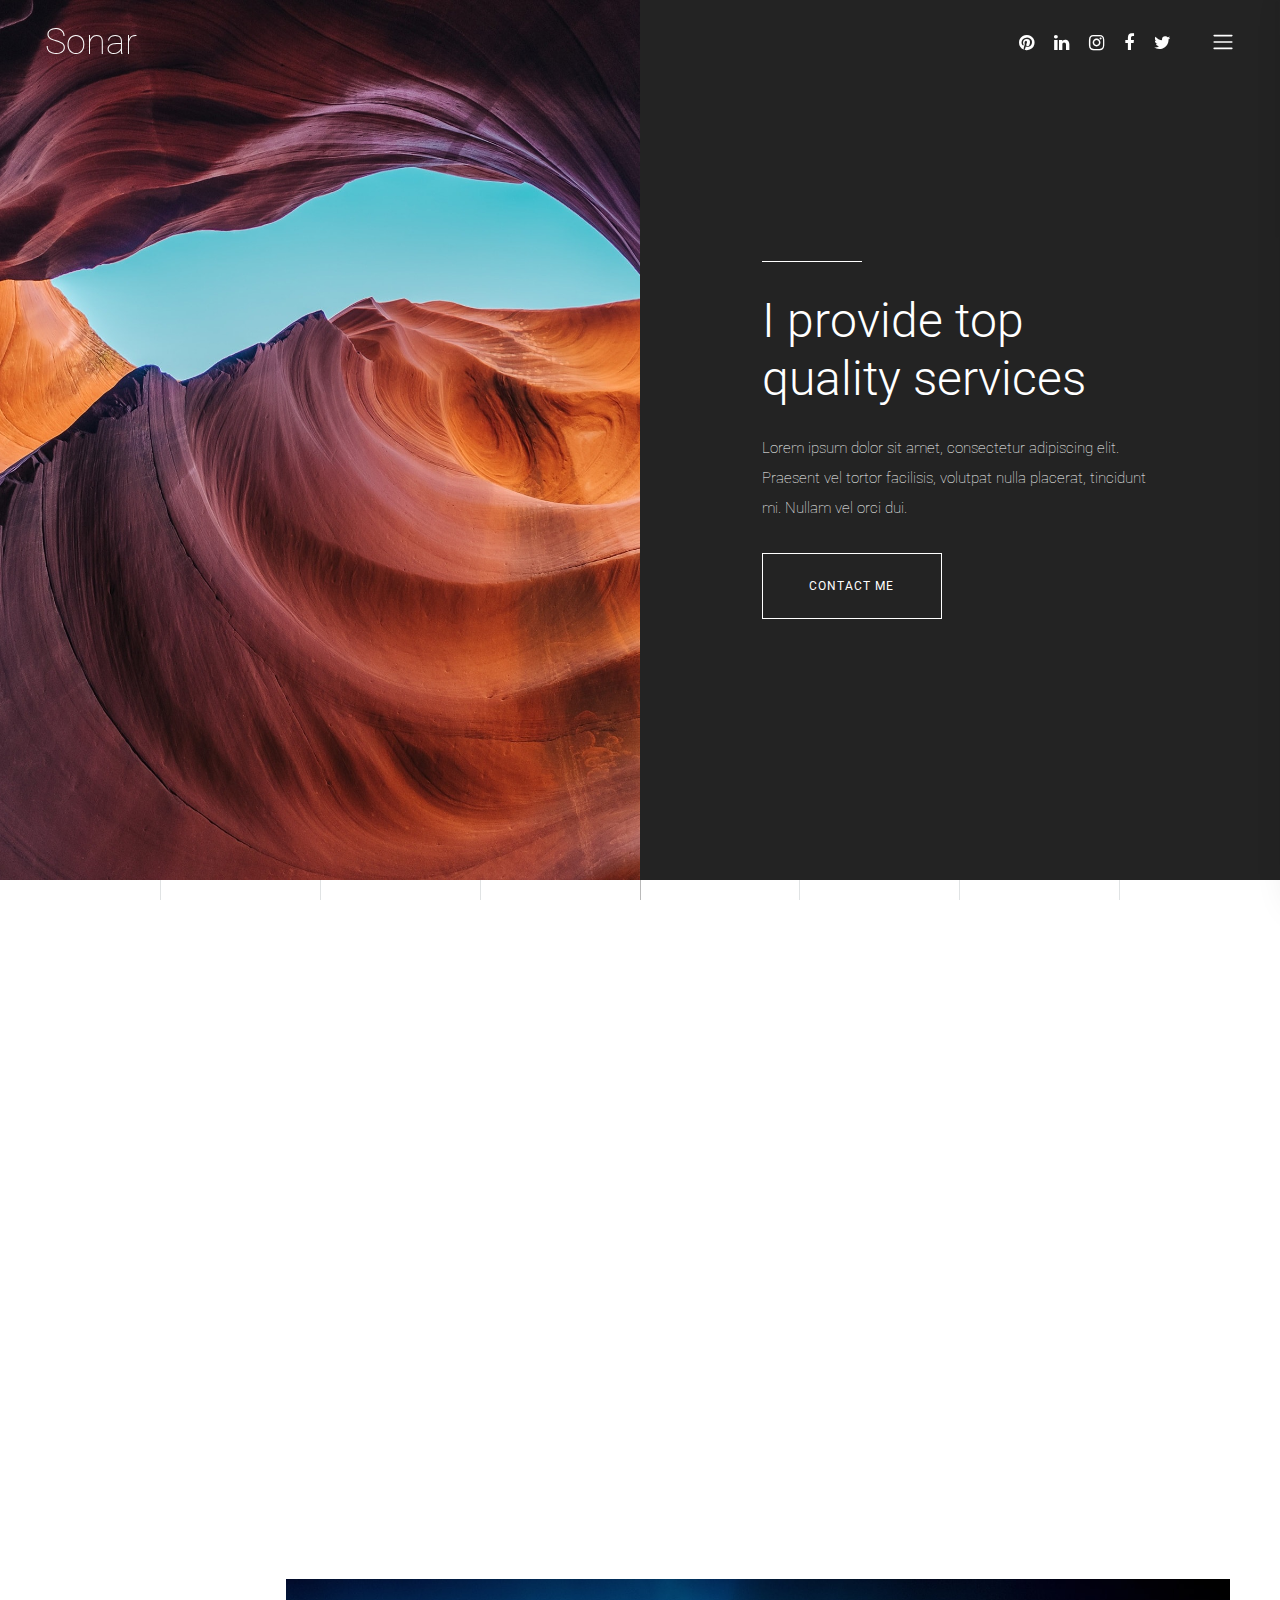
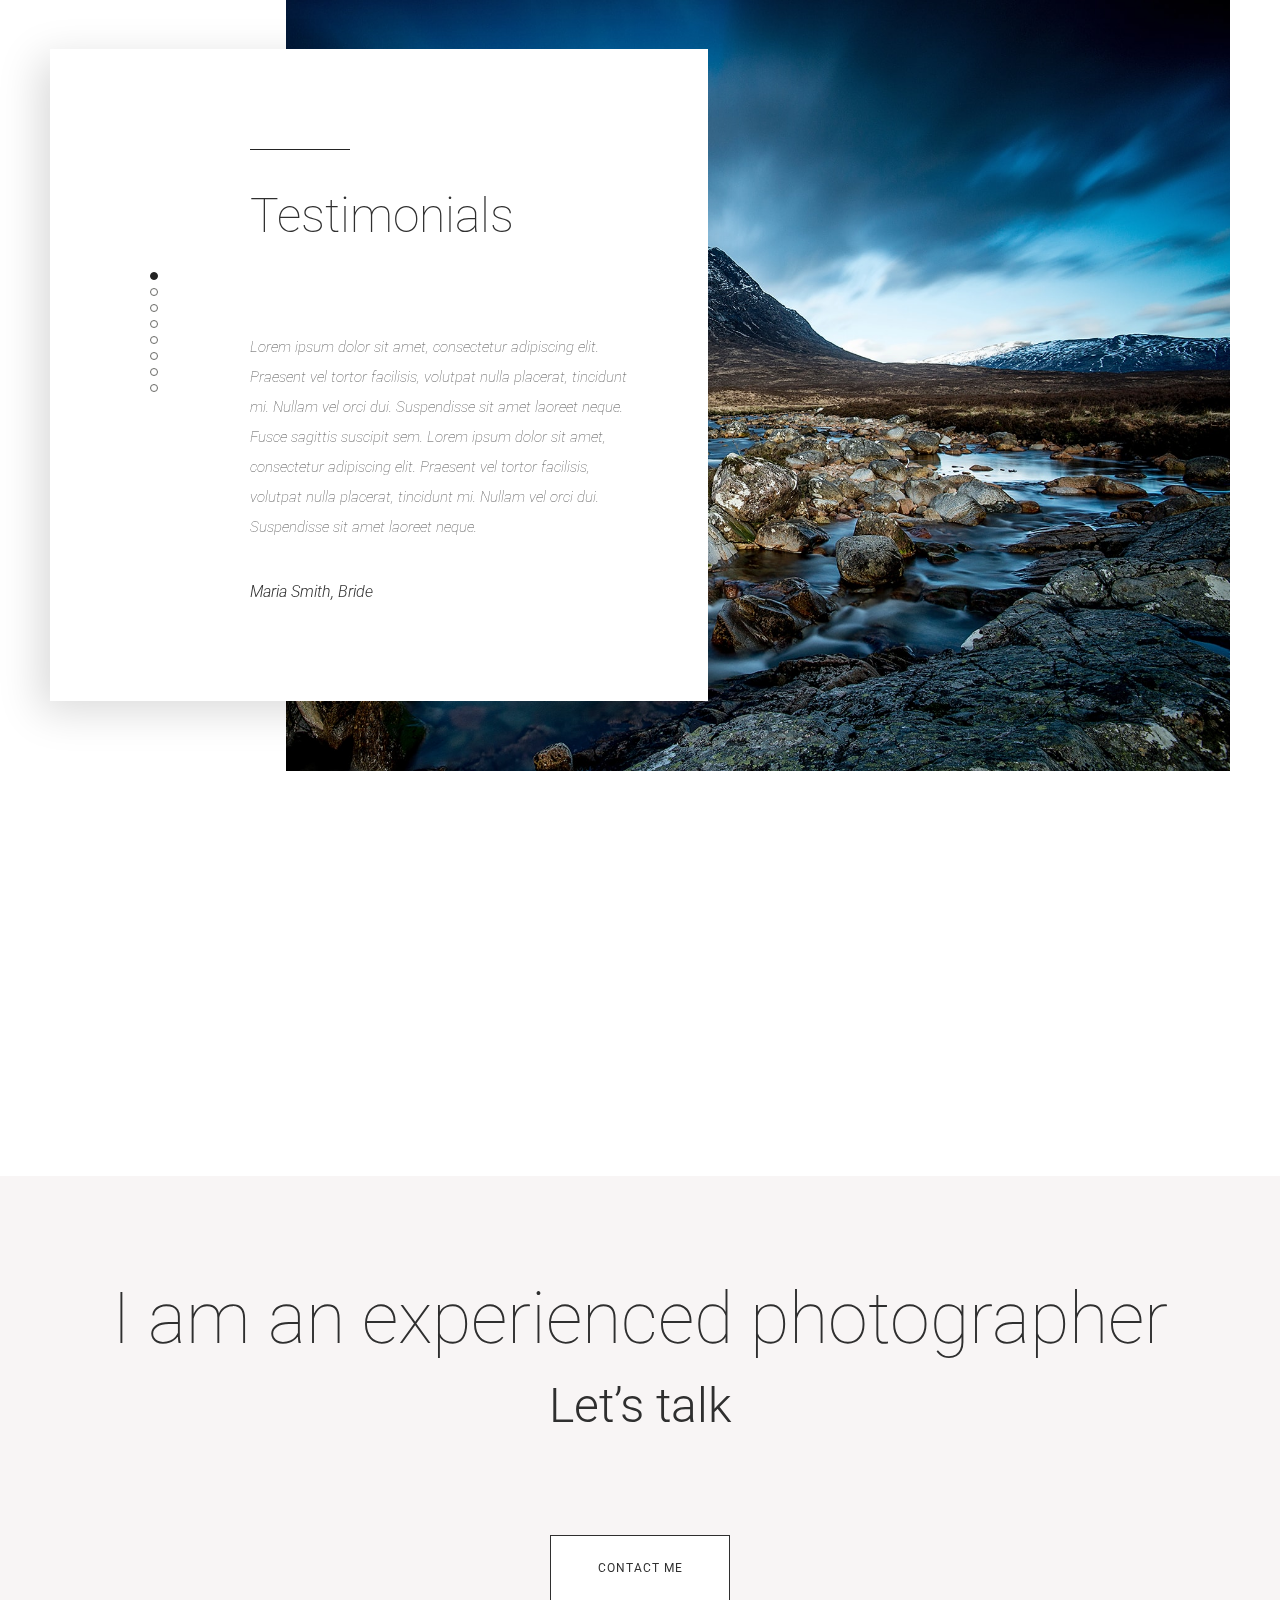
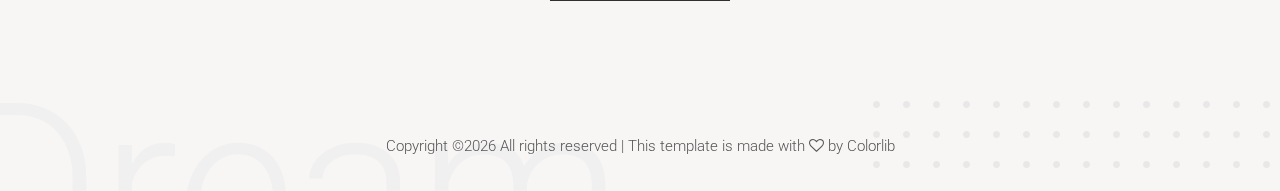
<file: services.html>
<!DOCTYPE html>
<html lang="en">

<head>
    <meta charset="UTF-8">
    <meta name="description" content="">
    <meta http-equiv="X-UA-Compatible" content="IE=edge">
    <meta name="viewport" content="width=device-width, initial-scale=1, shrink-to-fit=no">
    <!-- The above 4 meta tags *must* come first in the head; any other head content must come *after* these tags -->

    <!-- Title  -->
    <title>Sonar - Photography Template</title>

    <!-- Favicon  -->
    <link rel="icon" href="img/core-img/favicon.ico">

    <!-- Style CSS -->
    <link rel="stylesheet" href="style.css">

</head>

<body>
    <!-- Preloader Start -->
    <div id="preloader">
        <div class="preload-content">
            <div id="sonar-load"></div>
        </div>
    </div>
    <!-- Preloader End -->

    <!-- Grids -->
    <div class="grids d-flex justify-content-between">
        <div class="grid1"></div>
        <div class="grid2"></div>
        <div class="grid3"></div>
        <div class="grid4"></div>
        <div class="grid5"></div>
        <div class="grid6"></div>
        <div class="grid7"></div>
        <div class="grid8"></div>
        <div class="grid9"></div>
    </div>

    <!-- ***** Main Menu Area Start ***** -->
    <div class="mainMenu d-flex align-items-center justify-content-between">
        <!-- Close Icon -->
        <div class="closeIcon">
            <i class="ti-close" aria-hidden="true"></i>
        </div>
        <!-- Logo Area -->
        <div class="logo-area">
            <a href="index.html">Sonar</a>
        </div>
        <!-- Nav -->
        <div class="sonarNav">
            <nav>
                <ul>
                    <li class="nav-item active">
                        <a class="nav-link" href="index.html">Home</a>
                    </li>
                    <li class="nav-item">
                        <a class="nav-link" href="about-me.html">About Me</a>
                    </li>
                    <li class="nav-item">
                        <a class="nav-link" href="services.html">Services</a>
                    </li>
                    <li class="nav-item">
                        <a class="nav-link" href="portfolio.html">Portfolio</a>
                    </li>
                    <li class="nav-item">
                        <a class="nav-link" href="blog.html">Blog</a>
                    </li>
                    <li class="nav-item">
                        <a class="nav-link" href="contact.html">Contact</a>
                    </li>
                    <li class="nav-item">
                        <a class="nav-link" href="elements.html">Elements</a>
                    </li>
                </ul>
            </nav>
        </div>
        <!-- Copwrite Text -->
        <div class="copywrite-text">
            <p><!-- Link back to Colorlib can't be removed. Template is licensed under CC BY 3.0. -->
Copyright &copy;<script>document.write(new Date().getFullYear());</script> All rights reserved | This template is made with <i class="fa fa-heart-o" aria-hidden="true"></i> by <a href="https://colorlib.com" target="_blank">Colorlib</a>
<!-- Link back to Colorlib can't be removed. Template is licensed under CC BY 3.0. -->
</p>
        </div>
    </div>
    <!-- ***** Main Menu Area End ***** -->

    <!-- ***** Header Area Start ***** -->
    <header class="header-area">
        <div class="container-fluid">
            <div class="row">
                <div class="col-12">
                    <div class="menu-area d-flex justify-content-between">
                        <!-- Logo Area  -->
                        <div class="logo-area">
                            <a href="index.html">Sonar</a>
                        </div>

                        <div class="menu-content-area d-flex align-items-center">
                            <!-- Header Social Area -->
                            <div class="header-social-area d-flex align-items-center">
                                <a href="#" data-toggle="tooltip" data-placement="bottom" title="Pinterest"><i class="fa fa-pinterest" aria-hidden="true"></i></a>
                                <a href="#" data-toggle="tooltip" data-placement="bottom" title="Linkedin"><i class="fa fa-linkedin" aria-hidden="true"></i></a>
                                <a href="#" data-toggle="tooltip" data-placement="bottom" title="Instagram"><i class="fa fa-instagram" aria-hidden="true"></i></a>
                                <a href="#" data-toggle="tooltip" data-placement="bottom" title="Facebook"><i class="fa fa-facebook" aria-hidden="true"></i></a>
                                <a href="#" data-toggle="tooltip" data-placement="bottom" title="Twitter"><i class="fa fa-twitter" aria-hidden="true"></i></a>
                            </div>
                            <!-- Menu Icon -->
                            <span class="navbar-toggler-icon" id="menuIcon"></span>
                        </div>
                    </div>
                </div>
            </div>
        </div>
    </header>
    <!-- ***** Header Area End ***** -->

    <!-- ***** Hero Area Start ***** -->
    <div class="hero-area d-flex align-items-center">
        <!-- Hero Thumbnail -->
        <div class="hero-thumbnail equalize bg-img" style="background-image: url(img/bg-img/services.jpg);"></div>
        
        <!-- Hero Content -->
        <div class="hero-content equalize">
            <div class="container-fluid h-100">
                <div class="row h-100 align-items-center justify-content-center">
                    <div class="col-12 col-md-8">
                        <div class="line"></div>
                        <h2>I provide top quality services</h2>
                        <p>Lorem ipsum dolor sit amet, consectetur adipiscing elit. Praesent vel tortor facilisis, volutpat nulla placerat, tincidunt mi. Nullam vel orci dui.</p>
                        <a href="#" class="btn sonar-btn white-btn">contact me</a>
                    </div>
                </div>
            </div>
        </div>
    </div>
    <!-- ***** Hero Area End ***** -->

    <!-- ***** Services Area Start ***** -->
    <div class="sonar-services-area section-padding-100-50">
        <div class="container">
            <div class="row">
                <!-- Single Services Area -->
                <div class="col-12 col-md-6 col-lg-4">
                    <div class="single-services-area wow fadeInUp" data-wow-delay="300ms">
                        <img src="img/core-img/camera.png" alt="">
                        <h4>Wedding Photograpy</h4>
                        <p>Lorem ipsum dolor sit amet, consectetur adipiscing elit. Praesent vel tortor facilisis, volutpat nulla placerat, tincidunt mi. Nullam vel orci dui.</p>
                    </div>
                </div>
                <!-- Single Services Area -->
                <div class="col-12 col-md-6 col-lg-4">
                    <div class="single-services-area wow fadeInUp" data-wow-delay="600ms">
                        <img src="img/core-img/vector.png" alt="">
                        <h4>Studio Photograpy</h4>
                        <p>Lorem ipsum dolor sit amet, consectetur adipiscing elit. Praesent vel tortor facilisis, volutpat nulla placerat, tincidunt mi. Nullam vel orci dui.</p>
                    </div>
                </div>
                <!-- Single Services Area -->
                <div class="col-12 col-md-6 col-lg-4">
                    <div class="single-services-area wow fadeInUp" data-wow-delay="900ms">
                        <img src="img/core-img/pantone.png" alt="">
                        <h4>Fashion Photograpy</h4>
                        <p>Lorem ipsum dolor sit amet, consectetur adipiscing elit. Praesent vel tortor facilisis, volutpat nulla placerat, tincidunt mi. Nullam vel orci dui.</p>
                    </div>
                </div>
                <!-- Single Services Area -->
                <div class="col-12 col-md-6 col-lg-4">
                    <div class="single-services-area wow fadeInUp" data-wow-delay="300ms">
                        <img src="img/core-img/video-player.png" alt="">
                        <h4>Profesional Videos</h4>
                        <p>Lorem ipsum dolor sit amet, consectetur adipiscing elit. Praesent vel tortor facilisis, volutpat nulla placerat, tincidunt mi. Nullam vel orci dui.</p>
                    </div>
                </div>
                <!-- Single Services Area -->
                <div class="col-12 col-md-6 col-lg-4">
                    <div class="single-services-area wow fadeInUp" data-wow-delay="600ms">
                        <img src="img/core-img/browsing.png" alt="">
                        <h4>Landscapes</h4>
                        <p>Lorem ipsum dolor sit amet, consectetur adipiscing elit. Praesent vel tortor facilisis, volutpat nulla placerat, tincidunt mi. Nullam vel orci dui.</p>
                    </div>
                </div>
                <!-- Single Services Area -->
                <div class="col-12 col-md-6 col-lg-4">
                    <div class="single-services-area wow fadeInUp" data-wow-delay="900ms">
                        <img src="img/core-img/develop.png" alt="">
                        <h4>Photo Journalism</h4>
                        <p>Lorem ipsum dolor sit amet, consectetur adipiscing elit. Praesent vel tortor facilisis, volutpat nulla placerat, tincidunt mi. Nullam vel orci dui.</p>
                    </div>
                </div>
            </div>
        </div>
    </div>
    <!-- ***** Services Area End ***** -->

    <div class="sonar-testimonials-area bg-img" style="background-image: url(img/bg-img/tes.jpg);">
        <div class="container-fluid">
            <div class="row">
                <div class="col-12 col-md-10 col-lg-7">
                    <div class="testimonial-content bg-white">
                        <div class="section-heading text-left">
                            <div class="line"></div>
                            <h2>Testimonials</h2>
                        </div>

                        <div class="testimonial-slides owl-carousel">

                            <div class="single-tes-slide">
                                <p>Lorem ipsum dolor sit amet, consectetur adipiscing elit. Praesent vel tortor facilisis, volutpat nulla placerat, tincidunt mi. Nullam vel orci dui. Suspendisse sit amet laoreet neque. Fusce sagittis suscipit sem. Lorem ipsum dolor sit amet, consectetur adipiscing elit. Praesent vel tortor facilisis, volutpat nulla placerat, tincidunt mi. Nullam vel orci dui. Suspendisse sit amet laoreet neque.</p>
                                <h6>Maria Smith, Bride</h6>
                            </div>

                            <div class="single-tes-slide">
                                <p>Lorem ipsum dolor sit amet, consectetur adipiscing elit. Praesent vel tortor facilisis, volutpat nulla placerat, tincidunt mi. Nullam vel orci dui. Suspendisse sit amet laoreet neque. Fusce sagittis suscipit sem. Lorem ipsum dolor sit amet, consectetur adipiscing elit. Praesent vel tortor facilisis, volutpat nulla placerat, tincidunt mi. Nullam vel orci dui. Suspendisse sit amet laoreet neque.</p>
                                <h6>Maria Smith, Bride</h6>
                            </div>

                            <div class="single-tes-slide">
                                <p>Lorem ipsum dolor sit amet, consectetur adipiscing elit. Praesent vel tortor facilisis, volutpat nulla placerat, tincidunt mi. Nullam vel orci dui. Suspendisse sit amet laoreet neque. Fusce sagittis suscipit sem. Lorem ipsum dolor sit amet, consectetur adipiscing elit. Praesent vel tortor facilisis, volutpat nulla placerat, tincidunt mi. Nullam vel orci dui. Suspendisse sit amet laoreet neque.</p>
                                <h6>Maria Smith, Bride</h6>
                            </div>

                            <div class="single-tes-slide">
                                <p>Lorem ipsum dolor sit amet, consectetur adipiscing elit. Praesent vel tortor facilisis, volutpat nulla placerat, tincidunt mi. Nullam vel orci dui. Suspendisse sit amet laoreet neque. Fusce sagittis suscipit sem. Lorem ipsum dolor sit amet, consectetur adipiscing elit. Praesent vel tortor facilisis, volutpat nulla placerat, tincidunt mi. Nullam vel orci dui. Suspendisse sit amet laoreet neque.</p>
                                <h6>Maria Smith, Bride</h6>
                            </div>

                            <div class="single-tes-slide">
                                <p>Lorem ipsum dolor sit amet, consectetur adipiscing elit. Praesent vel tortor facilisis, volutpat nulla placerat, tincidunt mi. Nullam vel orci dui. Suspendisse sit amet laoreet neque. Fusce sagittis suscipit sem. Lorem ipsum dolor sit amet, consectetur adipiscing elit. Praesent vel tortor facilisis, volutpat nulla placerat, tincidunt mi. Nullam vel orci dui. Suspendisse sit amet laoreet neque.</p>
                                <h6>Maria Smith, Bride</h6>
                            </div>

                            <div class="single-tes-slide">
                                <p>Lorem ipsum dolor sit amet, consectetur adipiscing elit. Praesent vel tortor facilisis, volutpat nulla placerat, tincidunt mi. Nullam vel orci dui. Suspendisse sit amet laoreet neque. Fusce sagittis suscipit sem. Lorem ipsum dolor sit amet, consectetur adipiscing elit. Praesent vel tortor facilisis, volutpat nulla placerat, tincidunt mi. Nullam vel orci dui. Suspendisse sit amet laoreet neque.</p>
                                <h6>Maria Smith, Bride</h6>
                            </div>

                            <div class="single-tes-slide">
                                <p>Lorem ipsum dolor sit amet, consectetur adipiscing elit. Praesent vel tortor facilisis, volutpat nulla placerat, tincidunt mi. Nullam vel orci dui. Suspendisse sit amet laoreet neque. Fusce sagittis suscipit sem. Lorem ipsum dolor sit amet, consectetur adipiscing elit. Praesent vel tortor facilisis, volutpat nulla placerat, tincidunt mi. Nullam vel orci dui. Suspendisse sit amet laoreet neque.</p>
                                <h6>Maria Smith, Bride</h6>
                            </div>

                            <div class="single-tes-slide">
                                <p>Lorem ipsum dolor sit amet, consectetur adipiscing elit. Praesent vel tortor facilisis, volutpat nulla placerat, tincidunt mi. Nullam vel orci dui. Suspendisse sit amet laoreet neque. Fusce sagittis suscipit sem. Lorem ipsum dolor sit amet, consectetur adipiscing elit. Praesent vel tortor facilisis, volutpat nulla placerat, tincidunt mi. Nullam vel orci dui. Suspendisse sit amet laoreet neque.</p>
                                <h6>Maria Smith, Bride</h6>
                            </div>

                        </div>
                    </div>
                </div>
            </div>
        </div>
    </div>

    <div class="cool-facts-area section-padding-100-0">
        <div class="container">
            <div class="row align-items-center">
                <!-- Single Cool Fact-->
                <div class="col-12 col-sm-6 col-lg-3">
                    <div class="single-cool-fact-area text-center mb-100 wow fadeInUpBig" data-wow-delay="250ms">
                        <img src="img/core-img/golden-ratio.png" alt="">
                        <h2><span class="counter">149</span></h2>
                        <p>Happy Brides</p>
                    </div>
                </div>
                <!-- Single Cool Fact-->
                <div class="col-12 col-sm-6 col-lg-3">
                    <div class="single-cool-fact-area text-center mb-100 wow fadeInUpBig" data-wow-delay="500ms">
                        <img src="img/core-img/canvas.png" alt="">
                        <h2><span class="counter">2391</span></h2>
                        <p>Landscape Photos</p>
                    </div>
                </div>
                <!-- Single Cool Fact-->
                <div class="col-12 col-sm-6 col-lg-3">
                    <div class="single-cool-fact-area text-center mb-100 wow fadeInUpBig" data-wow-delay="750ms">
                        <img src="img/core-img/mouse.png" alt="">
                        <h2><span class="counter">245</span></h2>
                        <p>Airbrushed Photos</p>
                    </div>
                </div>
                <!-- Single Cool Fact-->
                <div class="col-12 col-sm-6 col-lg-3">
                    <div class="single-cool-fact-area text-center mb-100 wow fadeInUpBig" data-wow-delay="1000ms">
                        <img src="img/core-img/coffee.png" alt="">
                        <h2><span class="counter">128</span></h2>
                        <p>Coffes a month</p>
                    </div>
                </div>
            </div>
        </div>
    </div>

    <!-- ***** Call to Action Area Start ***** -->
    <div class="sonar-call-to-action-area bg-gray section-padding-100">
        <div class="container">
            <div class="row">
                <div class="col-12">
                    <div class="call-to-action-content">
                        <h2>I am an experienced photographer</h2>
                        <h5>Let’s talk</h5>
                        <a href="#" class="btn sonar-btn mt-100">contact me</a>
                    </div>
                </div>
            </div>
        </div>
    </div>
    <!-- ***** Call to Action Area End ***** -->

    <!-- ***** Footer Area Start ***** -->
    <footer class="footer-area bg-gray">
        <!-- back end content -->
        <div class="backEnd-content">
            <img class="dots" src="img/core-img/dots.png" alt="">
            <h2>Dream</h2>
        </div>
        
        <div class="container">
            <div class="row">
                <div class="col-12">
                    <!-- Copywrite Text -->
                    <div class="copywrite-text">
                        <p><!-- Link back to Colorlib can't be removed. Template is licensed under CC BY 3.0. -->
Copyright &copy;<script>document.write(new Date().getFullYear());</script> All rights reserved | This template is made with <i class="fa fa-heart-o" aria-hidden="true"></i> by <a href="https://colorlib.com" target="_blank">Colorlib</a>
<!-- Link back to Colorlib can't be removed. Template is licensed under CC BY 3.0. -->
</p>
                    </div>
                </div>
            </div>
        </div>
    </footer>
    <!-- ***** Footer Area End ***** -->

    <!-- jQuery (Necessary for All JavaScript Plugins) -->
    <script src="js/jquery/jquery-2.2.4.min.js"></script>
    <!-- Popper js -->
    <script src="js/popper.min.js"></script>
    <!-- Bootstrap js -->
    <script src="js/bootstrap.min.js"></script>
    <!-- Plugins js -->
    <script src="js/plugins.js"></script>
    <!-- Active js -->
    <script src="js/active.js"></script>

</body>

</html>
</file>
<file: style.css>
/* [ -- Master Stylesheet -- ] */
/* ----------------------------------------------------------
:: Template Name: Sonar - Photography Template
:: Author: Colorlib
:: Author URL: https://colorlib.com
:: Version: 1.0
:: Created: March 09, 2018
:: Last Updated: March 09, 2018
---------------------------------------------------------- */
/* Variables */
/* mixin */
/* :: Import Fonts */
@import url("https://fonts.googleapis.com/css?family=Roboto:100,300,400,500,700");
/* :: Import All CSS */
@import url(css/bootstrap.min.css);
@import url(css/animate.css);
@import url(css/owl.carousel.css);
@import url(css/magnific-popup.css);
@import url(css/font-awesome.min.css);
@import url(css/themify-icons.css);
/* :: Base CSS */
* {
  margin: 0;
  padding: 0; }

body {
  font-family: "Roboto", sans-serif; 
  overflow: hidden;
}

h1,
h2,
h3,
h4,
h5,
h6 {
  color: #2f2f2f;
  font-weight: 300; }

p {
  color: #565656;
  font-size: 15px;
  line-height: 2;
  font-weight: 100; }

a {
  -webkit-transition-duration: 500ms;
  transition-duration: 500ms;
  text-decoration: none;
  outline: none;
  font-size: 14px;
  font-weight: 700; }
  a:hover, a:focus {
    -webkit-transition-duration: 500ms;
    transition-duration: 500ms;
    text-decoration: none;
    outline: none;
    font-size: 12px;
    font-weight: 400; }

#preloader {
  display: -webkit-box;
  display: -ms-flexbox;
  display: flex;
  -webkit-box-align: center;
  -ms-flex-align: center;
  -ms-grid-row-align: center;
  align-items: center;
  -webkit-box-pack: center;
  -ms-flex-pack: center;
  justify-content: center;
  background-color: #232323;
  position: fixed;
  width: 100%;
  height: 100%;
  z-index: 1000000; }

#sonar-load {
  width: 70px;
  height: 70px;
  border-radius: 50%;
  border: 3px;
  border-style: solid;
  border-color: transparent;
  border-top-color: #f8f5f5;
  -webkit-animation: sonar 2400ms linear infinite;
  animation: sonar 2400ms linear infinite;
  z-index: 999; }
  #sonar-load:before {
    content: "";
    position: absolute;
    top: 7.5px;
    left: 7.5px;
    right: 7.5px;
    bottom: 7.5px;
    border-radius: 50%;
    border: 3px;
    border-style: solid;
    border-color: transparent;
    border-top-color: #f8f5f5;
    -webkit-animation: sonar 2700ms linear infinite;
    animation: sonar 2700ms linear infinite; }
  #sonar-load:after {
    content: "";
    position: absolute;
    top: 20px;
    left: 20px;
    right: 20px;
    bottom: 20px;
    border-radius: 50%;
    border: 3px;
    border-style: solid;
    border-color: transparent;
    border-top-color: #f8f5f5;
    -webkit-animation: sonar 1800ms linear infinite;
    animation: sonar 1800ms linear infinite; }

@-webkit-keyframes sonar {
  0% {
    -webkit-transform: rotate(0deg);
    transform: rotate(0deg); }
  100% {
    -webkit-transform: rotate(360deg);
    transform: rotate(360deg); } }
@keyframes sonar {
  0% {
    -webkit-transform: rotate(0deg);
    transform: rotate(0deg); }
  100% {
    -webkit-transform: rotate(360deg);
    transform: rotate(360deg); } }
ul,
ol {
  margin: 0; }
  ul li,
  ol li {
    list-style: none; }

img {
  height: auto;
  max-width: 100%; }

.sonar-table {
  display: table;
  z-index: 9;
  position: absolute;
  width: 100%;
  height: 100%;
  margin: 0; }

.sonar-table-cell {
  display: table-cell;
  vertical-align: middle; }

.mt-15 {
  margin-top: 15px; }

.mt-30 {
  margin-top: 30px; }

.mt-50 {
  margin-top: 50px; }

.mt-70 {
  margin-top: 70px; }

.mt-100 {
  margin-top: 100px; }

.mb-15 {
  margin-bottom: 15px; }

.mb-30 {
  margin-bottom: 30px; }

.mb-50 {
  margin-bottom: 50px; }

.ml-15 {
  margin-left: 15px; }

.ml-30 {
  margin-left: 30px; }

.mr-15 {
  margin-right: 15px; }

.mr-30 {
  margin-right: 30px; }

.mb-70 {
  margin-bottom: 70px; }

.mb-100 {
  margin-bottom: 100px; }

.mt-230 {
  margin-top: 230px; }
  @media only screen and (max-width: 767px) {
    .mt-230 {
      margin-top: 100px; } }

.bg-img {
  background-position: center center;
  background-size: cover;
  background-repeat: no-repeat; }

.bg-transparent {
  background-color: transparent; }

.font-bold {
  font-weight: 700; }

.font-light {
  font-weight: 300; }

.height-500 {
  height: 500px !important; }

.height-600 {
  height: 600px !important; }

.height-700 {
  height: 700px !important; }

.height-800 {
  height: 800px !important; }

.mfp-wrap {
  z-index: 100000; }

.mfp-image-holder .mfp-close,
.mfp-iframe-holder .mfp-close {
  color: #ffffff;
  right: -30px;
  padding-right: 0;
  width: 30px;
  height: 30px;
  line-height: 25px;
  text-align: center;
  border: 2px solid #ffffff;
  border-radius: 50%;
  top: 10px; }

@media only screen and (min-width: 768px) and (max-width: 991px) {
  body {
    overflow-x: hidden;
    width: 100%;
    height: 100%;
    margin: 0px;
    padding: 0px;
    scroll-behavior: smooth;
  }
}

@media only screen and (max-width: 767px) {
  body {
    overflow-x: hidden;
    width: 100%;
    height: 100%;
    margin: 0px;
    padding: 0px;
    scroll-behavior: smooth;
  }
}

#scrollUp {
  background-color: #232323;
  border-radius: 50%;
  bottom: 60px;
  right: 60px;
  box-shadow: 0 2px 6px 0 rgba(0, 0, 0, 0.3);
  color: #ffffff;
  font-size: 30px;
  height: 70px;
  text-align: center;
  width: 70px;
  line-height: 66px;
  -webkit-transition-duration: 500ms;
  transition-duration: 500ms; }
#scrollUp:hover {
    background-color: #192a56; }
  @media only screen and (min-width: 768px) and (max-width: 991px) {
    #scrollUp {
      bottom: 30px;
      right: 30px;
      height: 50px;
      width: 50px;
      line-height: 46px; } }
  @media only screen and (max-width: 767px) {
    #scrollUp {
      bottom: 30px;
      right: 30px;
      height: 50px;
      width: 50px;
      line-height: 46px; } }

.section-padding-100 {
  padding: 100px 0; }

.section-padding-50 {
  padding: 50px 0; }

.section-padding-50-0 {
  padding: 50px 0 0 0; }

.section-padding-100-70 {
  padding: 100px 0 70px; }

.section-padding-100-50 {
  padding: 100px 0 50px; }

.section-padding-100-0 {
  padding: 100px 0 0; }

.section-padding-0-100 {
  padding: 0 0 100px; }

.section-padding-100-20 {
  padding: 100px 0 20px 0; }

.bg-gray {
  background-color: #f8f5f5; }

.nicescroll-rails {
  z-index: 999999 !important; }

.section-heading {
  text-align: center;
  margin-bottom: 80px;
  position: relative;
  z-index: 1; }
  .section-heading .line {
    width: 100px;
    height: 1px;
    background-color: #232323;
    margin-bottom: 30px;
    display: block; }
  .section-heading h2 {
    font-size: 48px;
    margin-bottom: 0;
    font-weight: 100;
    line-height: 1.5; }
    .section-heading h2 span {
      font-weight: 400; }
    @media only screen and (min-width: 768px) and (max-width: 991px) {
      .section-heading h2 {
        font-size: 36px; } }
    @media only screen and (max-width: 767px) {
      .section-heading h2 {
        font-size: 30px; } }

.sonar-btn {
  position: relative;
  z-index: 1;
  min-width: 180px;
  height: 66px;
  border: 1px solid;
  border-color: #2f2f2f;
  text-transform: uppercase;
  color: #2f2f2f;
  font-size: 12px;
  letter-spacing: 1px;
  border-radius: 0;
  line-height: 64px;
  padding: 0;
  background-color: #ffffff; }
  .sonar-btn:hover, .sonar-btn:focus {
    background-color: #2f2f2f;
    font-size: 12px;
    color: #ffffff; }
  .sonar-btn.white-btn {
    border-color: #ffffff;
    color: #ffffff;
    background-color: transparent; }
    .sonar-btn.white-btn:hover, .sonar-btn.white-btn:focus {
      background-color: #ffffff;
      color: #2f2f2f; }
  .sonar-btn.btn-2 {
    background-color: #2f2f2f;
    font-size: 12px;
    color: #ffffff; }
  .sonar-btn.btn-3 {
    background-color: #232323;
    color: #ffffff; }
    .sonar-btn.btn-3::before {
      position: absolute;
      width: 100%;
      height: 100%;
      background-color: transparent;
      border: 1px solid;
      border-color: #232323;
      right: -6px;
      bottom: -6px;
      content: '';
      z-index: -100; }
    .sonar-btn.btn-3:hover, .sonar-btn.btn-3:focus {
      background-color: #232323;
      color: #ffffff; }

.bg-overlay {
  position: relative;
  z-index: 1; }
  .bg-overlay::after {
    position: absolute;
    z-index: -1;
    top: 0;
    left: 0;
    width: 100%;
    height: 100%;
    background-color: #2f2f2f;
    opacity: 0.85;
    content: ''; }

.bg-overlay-black {
  position: relative;
  z-index: 1; }
  .bg-overlay-black::after {
    position: absolute;
    z-index: 1;
    top: 0;
    left: 0;
    width: 100%;
    height: 100%;
    background-color: #000;
    opacity: 0.85;
    content: ''; }

.bg-overlay-white {
  position: relative;
  z-index: 1; }
  .bg-overlay-white::after {
    position: absolute;
    z-index: -2;
    top: 0;
    left: 0;
    width: 100%;
    height: 100%;
    background-color: rgba(230, 241, 255, 0.5);
    content: ''; }

.slide-background-overlay {
  position: relative;
  z-index: 1;
  bottom: 0;
  left: 0;
  width: 100%;
  height: 60%; }
  .slide-background-overlay::after {
    content: '';
    position: absolute;
    height: 60%;
    width: 100%;
    z-index: -1;
    bottom: 0;
    left: 0;
    background: rgba(0, 0, 0, 0.9);
    background: -webkit-linear-gradient(bottom, rgba(0, 0, 0, 0.9) 0%, rgba(0, 0, 0, 0.1) 90%, rgba(0, 0, 0, 0) 100%);
    background: linear-gradient(to top, rgba(0, 0, 0, 0.9) 0%, rgba(0, 0, 0, 0.1) 90%, rgba(0, 0, 0, 0) 100%); }

.grids {
  position: fixed;
  width: 100%;
  height: 100%;
  z-index: -1; }
  .grids div {
    width: 1px;
    height: 100%;
    background-color: #e0e3e4; }
    .grids div:nth-child(5) {
      background-color: #bababa; }
    .grids div:first-child, .grids div:last-child {
      background-color: transparent; }

/* :: Header Area CSS */
.header-area {
  position: fixed;
  z-index: 995;
  top: 0;
  left: 0;
  width: 100%;
  height: auto;
  -webkit-transition-duration: 500ms;
  transition-duration: 500ms;
  background-color: transparent;
  padding: 15px 30px; }
  .header-area .logo-area a {
    color: #ffffff;
    font-size: 36px;
    font-weight: 100; }
    @media only screen and (max-width: 767px) {
      .header-area .logo-area a {
        font-size: 24px; } }
  .header-area .menu-content-area .header-social-area {
    margin-right: 30px; }
    .header-area .menu-content-area .header-social-area a {
      font-size: 18px;
      padding: 0 10px;
      color: #ffffff; }
      @media only screen and (max-width: 767px) {
        .header-area .menu-content-area .header-social-area a {
          padding: 0 5px;
          font-size: 14px; } }
    @media only screen and (max-width: 767px) {
      .header-area .menu-content-area .header-social-area {
        margin-right: 15px; } }
  .header-area.sticky {
    background-color: #232323; }
  @media only screen and (max-width: 767px) {
    .header-area {
      padding: 10px 0; } }

.navbar-toggler-icon {
  background-image: url("data:image/svg+xml;charset=utf8,%3Csvg viewBox='0 0 30 30' xmlns='http://www.w3.org/2000/svg'%3E%3Cpath stroke='rgba(255, 255, 255, 1)' stroke-width='2' stroke-linecap='round' stroke-miterlimit='10' d='M4 7h22M4 15h22M4 23h22'/%3E%3C/svg%3E");
  cursor: pointer; }

.mainMenu {
  position: fixed;
  width: 480px;
  height: 100%;
  top: 0;
  right: -500px;
  background-color: #232323;
  z-index: 99999;
  text-align: center;
  -webkit-box-orient: vertical;
  -webkit-box-direction: normal;
  -ms-flex-direction: column;
  flex-direction: column;
  padding: 50px 15px;
  -webkit-transition-duration: 800ms;
  transition-duration: 800ms;
  box-shadow: 0 0 40px rgba(0, 0, 0, 0.2); }
  .mainMenu .closeIcon {
    position: absolute;
    right: 50px;
    top: 50px;
    z-index: 9;
    color: #ffffff;
    font-size: 20px;
    cursor: pointer;
    -webkit-transition-duration: 750ms;
    transition-duration: 750ms; }
    .mainMenu .closeIcon:hover {
      -webkit-transform: rotate(180deg);
      transform: rotate(180deg); }
    @media only screen and (max-width: 767px) {
      .mainMenu .closeIcon {
        right: 30px;
        top: 30px; } }
  .mainMenu .logo-area a {
    color: #ffffff;
    font-size: 30px;
    display: block;
    font-weight: 100; }
    @media only screen and (max-width: 767px) {
      .mainMenu .logo-area a {
        font-size: 24px; } }
  .mainMenu .copywrite-text p {
    margin-bottom: 0;
    color: #ffffff; }
    @media only screen and (max-width: 767px) {
      .mainMenu .copywrite-text p {
        font-size: 14px; } }
  .mainMenu .copywrite-text a {
    font-weight: 100;
    color: #ffffff; }
    .mainMenu .copywrite-text a:hover, .mainMenu .copywrite-text a:focus {
      font-size: 14px; }
  .mainMenu .nav-link {
    color: #ffffff;
    font-size: 18px;
    position: relative;
    z-index: 1;
    font-weight: 300;
    padding: 12px 15px; }
    @media only screen and (max-width: 767px) {
      .mainMenu .nav-link {
        font-size: 14px;
        padding: 10px; } }
    .mainMenu .nav-link::after {
      content: '';
      bottom: 0;
      width: 30px;
      height: 1px;
      background-color: rgba(255, 255, 255, 0.5);
      left: 50%;
      -webkit-transform: translateX(-50%);
      transform: translateX(-50%);
      position: absolute;
      z-index: 5;
      -webkit-transition-duration: 500ms;
      transition-duration: 500ms; }
    .mainMenu .nav-link:hover::after, .mainMenu .nav-link:focus::after {
      width: 70px;
      background-color: white; }
  @media only screen and (min-width: 992px) and (max-width: 1199px) {
    .mainMenu {
      padding: 30px 15px; } }
  @media only screen and (min-width: 768px) and (max-width: 991px) {
    .mainMenu {
      padding: 30px 15px; } }
  @media only screen and (max-width: 767px) {
    .mainMenu {
      padding: 15px;
      width: 300px; } }

/* :: Menu Open CSS */
.menu-open .mainMenu {
  right: 0; }

/* :: Hero Slides Area CSS */
.hero-slides .single-hero-slide {
  height: 950px;
  position: relative;
  z-index: 1;
  padding: 0 40px 100px;
  -webkit-transition-duration: 800ms;
  transition-duration: 800ms;
  overflow: visible;
  cursor: pointer; }
  .hero-slides .single-hero-slide .hero-slides-content {
    position: relative;
    z-index: 1;
    -webkit-transform: translateY(75%);
    transform: translateY(75%);
    -webkit-transition-duration: 800ms;
    transition-duration: 800ms;
    bottom: 0; }
    .hero-slides .single-hero-slide .hero-slides-content .line {
      width: 100px;
      height: 1px;
      background-color: #ffffff;
      margin-bottom: 30px;
      display: block; }
    .hero-slides .single-hero-slide .hero-slides-content h2 {
      color: #ffffff;
      font-weight: 100; }
    .hero-slides .single-hero-slide .hero-slides-content p {
      color: #ffffff;
      margin-bottom: 0;
      -webkit-transition-duration: 500ms;
      transition-duration: 500ms;
      margin-top: 140px; }
  .hero-slides .single-hero-slide:hover .hero-slides-content {
    -webkit-transform: translateY(0%);
    transform: translateY(0%); }
  .hero-slides .single-hero-slide:hover p {
    margin-top: 40px; }
  @media only screen and (min-width: 992px) and (max-width: 1199px) {
    .hero-slides .single-hero-slide {
      height: 800px; } }
  @media only screen and (min-width: 768px) and (max-width: 991px) {
    .hero-slides .single-hero-slide {
      height: 700px; } }
  @media only screen and (max-width: 767px) {
    .hero-slides .single-hero-slide {
      height: 550px; } }
.hero-slides .owl-dots {
  position: absolute;
  left: 50px;
  bottom: 50px; }
  .hero-slides .owl-dots .owl-dot {
    width: 8px;
    height: 8px;
    border: 1px solid #6a6a67;
    margin: 0 5px;
    border-radius: 50%;
    display: inline-block; }
    .hero-slides .owl-dots .owl-dot.active {
      border: 1px solid #ffffff;
      background-color: #ffffff; }

/* :: Portfolio Area CSS */
.portfolio-area {
  overflow-x: hidden; }
  .portfolio-area .portfolio-title h2 {
    font-size: 56px;
    text-align: center;
    font-weight: 100; }
    .portfolio-area .portfolio-title h2 span {
      font-weight: 400; }
    @media only screen and (min-width: 768px) and (max-width: 991px) {
      .portfolio-area .portfolio-title h2 {
        font-size: 36px; } }
    @media only screen and (max-width: 767px) {
      .portfolio-area .portfolio-title h2 {
        font-size: 30px; } }

.single-portfolio-item {
  position: relative;
  z-index: 1; }
  .single-portfolio-item .backend-content .dots {
    position: absolute;
    z-index: -1;
    top: -100px;
    left: -150px; }
  .single-portfolio-item .backend-content h2 {
    position: absolute;
    font-size: 230px;
    color: #f0f0f0;
    z-index: -10;
    top: -170px;
    right: 40%; }
    @media only screen and (min-width: 992px) and (max-width: 1199px) {
      .single-portfolio-item .backend-content h2 {
        font-size: 170px;
        top: -120px; } }
    @media only screen and (min-width: 768px) and (max-width: 991px) {
      .single-portfolio-item .backend-content h2 {
        font-size: 80px;
        top: -50px; } }
    @media only screen and (max-width: 767px) {
      .single-portfolio-item .backend-content h2 {
        font-size: 80px;
        top: -50px; } }
  .single-portfolio-item .portfolio-meta {
    padding-top: 30px; }
    .single-portfolio-item .portfolio-meta p {
      font-weight: 500;
      font-size: 14px;
      margin-bottom: 5px; }
    .single-portfolio-item .portfolio-meta h2 {
      font-size: 30px; }
      @media only screen and (max-width: 767px) {
        .single-portfolio-item .portfolio-meta h2 {
          font-size: 24px; } }
  .single-portfolio-item.portfolio-item-2 .backend-content .dots {
    position: absolute;
    z-index: -1;
    top: 0;
    left: auto;
    right: -150px; }
  .single-portfolio-item.portfolio-item-3 .backend-content .dots {
    top: 0;
    left: -200px;
    right: auto;
    -webkit-transform: rotate(90deg);
    transform: rotate(90deg); }
  .single-portfolio-item.portfolio-item-3 .backend-content h2 {
    top: -180px;
    left: 30%;
    right: auto; }
    @media only screen and (min-width: 992px) and (max-width: 1199px) {
      .single-portfolio-item.portfolio-item-3 .backend-content h2 {
        top: -130px; } }
    @media only screen and (min-width: 768px) and (max-width: 991px) {
      .single-portfolio-item.portfolio-item-3 .backend-content h2 {
        top: -90px;
        font-size: 100px; } }
    @media only screen and (max-width: 767px) {
      .single-portfolio-item.portfolio-item-3 .backend-content h2 {
        top: -70px; } }
  @media only screen and (max-width: 767px) {
    .single-portfolio-item.portfolio-item-3 {
      margin-bottom: 100px; } }
  .single-portfolio-item.portfolio-item-4 {
    top: -220px; }
    .single-portfolio-item.portfolio-item-4 .backend-content .dots {
      top: auto;
      bottom: -130px;
      left: 70%;
      right: auto;
      -webkit-transform: rotate(90deg);
      transform: rotate(90deg); }
    @media only screen and (max-width: 767px) {
      .single-portfolio-item.portfolio-item-4 {
        top: 0;
        margin-bottom: 100px; } }
  .single-portfolio-item.portfolio-item-5 {
    top: -450px;
    height: 0; }
    @media only screen and (max-width: 767px) {
      .single-portfolio-item.portfolio-item-5 {
        top: 0;
        height: auto;
        margin-bottom: 100px; } }
    @media only screen and (min-width: 768px) and (max-width: 991px) {
      .single-portfolio-item.portfolio-item-5 {
        top: -230px; } }
  .single-portfolio-item.portfolio-item-6 {
    top: 0;
    height: 0; }
    @media only screen and (max-width: 767px) {
      .single-portfolio-item.portfolio-item-6 {
        height: auto;
        margin-bottom: 100px; } }
  .single-portfolio-item.portfolio-item-7 {
    margin-top: 50px; }
    .single-portfolio-item.portfolio-item-7 .backend-content .dots {
      position: absolute;
      z-index: -1;
      top: auto;
      bottom: 0;
      left: auto;
      right: -150px; }
    .single-portfolio-item.portfolio-item-7 .backend-content h2 {
      top: -180px;
      left: 30%;
      right: auto; }
      @media only screen and (min-width: 992px) and (max-width: 1199px) {
        .single-portfolio-item.portfolio-item-7 .backend-content h2 {
          top: -100px; } }
      @media only screen and (max-width: 767px) {
        .single-portfolio-item.portfolio-item-7 .backend-content h2 {
          top: -60px; } }

/* :: Call to Action Area CSS */
.call-to-action-content {
  text-align: center; }
  .call-to-action-content h2 {
    font-weight: 100;
    font-size: 72px;
    margin-bottom: 15px; }
    @media only screen and (min-width: 992px) and (max-width: 1199px) {
      .call-to-action-content h2 {
        font-size: 55px; } }
    @media only screen and (min-width: 768px) and (max-width: 991px) {
      .call-to-action-content h2 {
        font-size: 36px; } }
    @media only screen and (max-width: 767px) {
      .call-to-action-content h2 {
        font-size: 30px; } }
  .call-to-action-content h5 {
    font-size: 48px;
    margin-bottom: 0; }
    @media only screen and (min-width: 768px) and (max-width: 991px) {
      .call-to-action-content h5 {
        font-size: 30px; } }
    @media only screen and (max-width: 767px) {
      .call-to-action-content h5 {
        font-size: 24px; } }

.sonar-call-to-action-area {
  position: relative;
  z-index: 1;
  overflow: hidden; }
  .sonar-call-to-action-area .backEnd-content h2 {
    position: absolute;
    font-size: 230px;
    color: #f0f0f0;
    z-index: -1;
    top: -30px;
    left: -3%; }
    @media only screen and (min-width: 992px) and (max-width: 1199px) {
      .sonar-call-to-action-area .backEnd-content h2 {
        font-size: 170px;
        top: 0; } }
    @media only screen and (min-width: 768px) and (max-width: 991px) {
      .sonar-call-to-action-area .backEnd-content h2 {
        font-size: 150px;
        top: 0; } }
    @media only screen and (max-width: 767px) {
      .sonar-call-to-action-area .backEnd-content h2 {
        font-size: 100px; } }

/* :: Footer CSS */
.footer-area {
  position: relative;
  z-index: 1;
  overflow: hidden; }
  .footer-area .copywrite-text {
    padding: 30px;
    text-align: center; }
    .footer-area .copywrite-text p {
      font-weight: 300;
      margin-bottom: 0; }
    .footer-area .copywrite-text a {
      color: #565656;
      font-weight: 300;
      font-size: 15px; }
      .footer-area .copywrite-text a:hover, .footer-area .copywrite-text a:focus {
        font-size: 15px; }
  .footer-area .backEnd-content .dots {
    position: absolute;
    right: -50px;
    top: 0;
    z-index: -1; }
  .footer-area .backEnd-content h2 {
    position: absolute;
    font-size: 230px;
    color: #f0f0f0;
    z-index: -1;
    top: -50px;
    left: -50px; }
    @media only screen and (min-width: 992px) and (max-width: 1199px) {
      .footer-area .backEnd-content h2 {
        font-size: 170px; } }
    @media only screen and (min-width: 768px) and (max-width: 991px) {
      .footer-area .backEnd-content h2 {
        font-size: 120px;
        top: 0; } }
    @media only screen and (max-width: 767px) {
      .footer-area .backEnd-content h2 {
        font-size: 80px;
        top: 0;
        left: -30px; } }

/* :: Hero Area CSS */
.hero-area {
  background-color: #232323;
  position: relative;
  z-index: 1;
  overflow: hidden;
  -ms-flex-wrap: wrap;
  flex-wrap: wrap; }
  .hero-area .backEnd-content .dots {
    position: absolute;
    right: -200px;
    top: 50%;
    z-index: -2;
    opacity: 0.1;
    -webkit-transform: translateY(-50%);
    transform: translateY(-50%); }
  .hero-area .hero-thumbnail,
  .hero-area .hero-content {
    -webkit-box-flex: 0;
    -ms-flex: 0 0 50%;
    flex: 0 0 50%;
    min-width: 50%;
    position: relative;
    z-index: 1; }
    @media only screen and (max-width: 767px) {
      .hero-area .hero-thumbnail,
      .hero-area .hero-content {
        -webkit-box-flex: 0;
        -ms-flex: 0 0 100%;
        flex: 0 0 100%;
        min-width: 100%; } }
  .hero-area .hero-content {
    height: 880px;
    padding: 100px 0; }
    .hero-area .hero-content .line {
      width: 100px;
      height: 1px;
      background-color: #ffffff;
      margin-bottom: 30px;
      display: block; }
    .hero-area .hero-content h2 {
      color: #ffffff;
      font-size: 48px;
      margin-bottom: 25px; }
      @media only screen and (min-width: 992px) and (max-width: 1199px) {
        .hero-area .hero-content h2 {
          font-size: 40px; } }
      @media only screen and (min-width: 768px) and (max-width: 991px) {
        .hero-area .hero-content h2 {
          font-size: 30px; } }
      @media only screen and (max-width: 767px) {
        .hero-area .hero-content h2 {
          font-size: 30px; } }
    .hero-area .hero-content p {
      color: #ffffff;
      margin-bottom: 30px; }
    .hero-area .hero-content.aboutUs {
      height: 1100px; }
      @media only screen and (max-width: 767px) {
        .hero-area .hero-content.aboutUs {
          height: auto; } }
    @media only screen and (max-width: 767px) {
      .hero-area .hero-content {
        height: auto; } }
  .hero-area .hero-thumbnail.aboutUs::before {
    position: absolute;
    width: 100%;
    height: 100px;
    bottom: 0;
    left: 0;
    background-color: #ffffff;
    content: '';
    z-index: 1; }
    @media only screen and (max-width: 767px) {
      .hero-area .hero-thumbnail.aboutUs::before {
        display: none; } }
  @media only screen and (max-width: 767px) {
    .hero-area .hero-thumbnail {
      height: 400px; } }

/* :: Service Area CSS */
.single-services-area {
  position: relative;
  z-index: 1;
  margin-bottom: 50px; }
  .single-services-area img {
    margin-bottom: 20px; }
  .single-services-area h4 {
    font-size: 28px;
    margin-bottom: 40px; }
  .single-services-area p {
    margin-bottom: 0; }

/* :: Testimonials Area CSS */
.sonar-testimonials-area {
  position: relative;
  z-index: 1;
  padding: 70px 0;
  margin: 0 50px; }
  .sonar-testimonials-area::before {
    position: absolute;
    width: 20%;
    height: 100%;
    left: 0;
    top: 0;
    background-color: #ffffff;
    content: ''; }
  .sonar-testimonials-area .testimonial-content {
    padding: 100px 80px 100px 200px;
    position: relative;
    z-index: 1;
    left: -15px;
    box-shadow: -10px 10px 40px rgba(0, 0, 0, 0.15); }
    @media only screen and (min-width: 992px) and (max-width: 1199px) {
      .sonar-testimonials-area .testimonial-content {
        padding: 100px 80px 100px 130px; } }
    @media only screen and (max-width: 767px) {
      .sonar-testimonials-area .testimonial-content {
        padding: 50px 15px 50px 15px; } }
  .sonar-testimonials-area .single-tes-slide p {
    margin-bottom: 40px;
    font-style: italic; }
  .sonar-testimonials-area .single-tes-slide h6 {
    margin-bottom: 0;
    font-style: italic; }
  .sonar-testimonials-area .owl-dots {
    position: absolute;
    top: 0;
    left: -100px;
    z-index: 10;
    -webkit-transform: translateY(-50%);
    transform: translateY(-50%); }
    .sonar-testimonials-area .owl-dots .owl-dot {
      width: 8px;
      height: 8px;
      border: 1px solid #6a6a67;
      border-radius: 50%;
      margin: 8px 0;
      display: block; }
      .sonar-testimonials-area .owl-dots .owl-dot.active {
        border-color: #232323;
        background-color: #232323; }
    @media only screen and (min-width: 992px) and (max-width: 1199px) {
      .sonar-testimonials-area .owl-dots {
        top: 20%; } }
    @media only screen and (min-width: 768px) and (max-width: 991px) {
      .sonar-testimonials-area .owl-dots {
        top: 30%; } }
    @media only screen and (max-width: 767px) {
      .sonar-testimonials-area .owl-dots {
        display: none; } }
  @media only screen and (max-width: 767px) {
    .sonar-testimonials-area {
      margin: 0 15px; } }

/* :: Portfolio Area CSS */
.sonar-projects-area {
  position: relative;
  z-index: 1;
  padding: 100px 35px 50px; }
  .sonar-projects-area .single_gallery_item {
    position: relative;
    z-index: 1;
    margin-bottom: 50px; }
    .sonar-projects-area .single_gallery_item .gallery-content {
      padding-top: 30px; }
      .sonar-projects-area .single_gallery_item .gallery-content h4 {
        margin-bottom: 10px; }
        @media only screen and (max-width: 767px) {
          .sonar-projects-area .single_gallery_item .gallery-content h4 {
            font-size: 20px; } }
      .sonar-projects-area .single_gallery_item .gallery-content p {
        margin-bottom: 0; }

.sonar-portfolio-menu {
  position: absolute;
  bottom: 40px;
  right: 0;
  width: 50%;
  z-index: 100; }
  .sonar-portfolio-menu .btn {
    padding: 5px 0;
    border: none;
    border-bottom: 2px solid;
    border-color: transparent;
    background-color: transparent;
    color: #ffffff;
    border-radius: 0;
    margin: 0 20px; }
    .sonar-portfolio-menu .btn.active {
      border-color: #ffffff; }
    .sonar-portfolio-menu .btn:hover, .sonar-portfolio-menu .btn:focus {
      box-shadow: none; }
    @media only screen and (min-width: 992px) and (max-width: 1199px) {
      .sonar-portfolio-menu .btn {
        margin: 0 10px; } }
    @media only screen and (min-width: 768px) and (max-width: 991px) {
      .sonar-portfolio-menu .btn {
        margin: 0 5px;
        font-size: 14px; } }
    @media only screen and (max-width: 767px) {
      .sonar-portfolio-menu .btn {
        margin: 0 5px;
        font-size: 14px; } }
  @media only screen and (max-width: 767px) {
    .sonar-portfolio-menu {
      width: 100%;
      bottom: 20px; } }

/* :: Blog Area CSS */
.sonar-blog-area,
.sonar-contact-area {
  position: relative;
  z-index: 1;
  overflow: hidden; }
  .sonar-blog-area .backEnd-content .dots,
  .sonar-contact-area .backEnd-content .dots {
    position: absolute;
    top: -50px;
    right: -200px; }

.single-blog-area {
  position: relative;
  z-index: 1; }
  .single-blog-area .blog-post-thumbnail {
    position: relative;
    z-index: 1; }
    .single-blog-area .blog-post-thumbnail .post-date a {
      position: absolute;
      width: 45px;
      height: auto;
      padding: 15px 10px;
      background-color: #000;
      top: -20px;
      left: 25px;
      font-weight: 100;
      color: #ffffff;
      text-align: center;
      line-height: 2;
      font-size: 15px; }
      .single-blog-area .blog-post-thumbnail .post-date a:hover, .single-blog-area .blog-post-thumbnail .post-date a:focus {
        font-weight: 100;
        font-size: 15px; }
  .single-blog-area .post-content {
    padding-top: 60px; }
    .single-blog-area .post-content .headline {
      font-size: 28px;
      margin-bottom: 5px;
      font-weight: 300;
      color: #2f2f2f; }
      .single-blog-area .post-content .headline:hover, .single-blog-area .post-content .headline:focus {
        font-weight: 300; }
    .single-blog-area .post-content .post-meta {
      margin-bottom: 50px; }
      .single-blog-area .post-content .post-meta a {
        font-size: 12px;
        font-weight: 500;
        color: #2f2f2f; }
        .single-blog-area .post-content .post-meta a:hover, .single-blog-area .post-content .post-meta a:focus {
          font-size: 12px;
          font-weight: 500; }
    .single-blog-area .post-content p {
      margin-bottom: 0; }

.search-widget-area form {
  position: relative;
  z-index: 1; }
  .search-widget-area form input {
    width: 100%;
    height: 42px;
    font-size: 12px;
    font-style: italic;
    border: none;
    border-radius: 0;
    border-bottom: 2px solid #f3f4fa;
    padding: 0 15px;
    background-color: transparent; }
  .search-widget-area form button {
    width: 50px;
    height: 42px;
    background-color: #232323;
    color: #ffffff;
    font-size: 16px;
    border: none;
    position: absolute;
    top: 0;
    right: 0;
    z-index: 10; }

.sonar-catagories-widget-area h6 {
  margin-bottom: 15px; }
.sonar-catagories-widget-area .catagories-menu li a {
  padding: 10px 0 10px 40px;
  font-size: 12px;
  font-weight: 300;
  color: #565656;
  display: block; }

.latest-news-widget-area h6 {
  margin-bottom: 25px; }
.latest-news-widget-area .widget-single-blog-post {
  margin-bottom: 30px; }
  .latest-news-widget-area .widget-single-blog-post .widget-post-content a {
    font-size: 15px;
    color: #2f2f2f;
    margin-bottom: 5px;
    font-weight: 300; }
    .latest-news-widget-area .widget-single-blog-post .widget-post-content a:hover, .latest-news-widget-area .widget-single-blog-post .widget-post-content a:focus {
      font-size: 15px;
      font-weight: 300; }
  .latest-news-widget-area .widget-single-blog-post .widget-post-content p {
    font-size: 12px;
    margin-bottom: 0; }

/* :: Contact Area CSS */
.contact-form h2 {
  font-size: 72px;
  margin-bottom: 15px;
  font-weight: 100; }
  @media only screen and (min-width: 992px) and (max-width: 1199px) {
    .contact-form h2 {
      font-size: 55px; } }
  @media only screen and (min-width: 768px) and (max-width: 991px) {
    .contact-form h2 {
      font-size: 36px; } }
  @media only screen and (max-width: 767px) {
    .contact-form h2 {
      font-size: 30px; } }
.contact-form h4 {
  font-size: 48px;
  margin-bottom: 80px; }
  @media only screen and (min-width: 768px) and (max-width: 991px) {
    .contact-form h4 {
      font-size: 30px; } }
  @media only screen and (max-width: 767px) {
    .contact-form h4 {
      font-size: 24px; } }
.contact-form .form-group {
  margin-bottom: 30px; }
.contact-form .form-control {
  width: 100%;
  height: 60px;
  padding: 0 15px;
  border: none;
  border-bottom: 1px solid;
  border-color: #c0c0c0;
  border-radius: 0;
  font-size: 12px;
  font-style: italic;
  color: #2f2f2f;
  background-color: transparent; }
  .contact-form .form-control:focus, .contact-form .form-control:hover {
    box-shadow: none; }
.contact-form textarea {
  margin-bottom: 50px; }
  .contact-form textarea.form-control {
    height: 220px;
    padding: 15px; }

.map-area {
  position: relative;
  z-index: 1;
  margin: 0 50px; }
  .map-area #googleMap {
    width: 100%;
    height: 540px; }
    @media only screen and (max-width: 767px) {
      .map-area #googleMap {
        height: 400px; } }
  @media only screen and (max-width: 767px) {
    .map-area {
      margin: 0 20px; } }

/* :: About Area CSS */
.sonar-about-us-area {
  position: relative;
  z-index: 1;
  padding: 120px 0;
  overflow: hidden; }
  .sonar-about-us-area::after {
    content: "";
    width: 50%;
    height: 100%;
    top: 0;
    left: 0;
    background-color: #ffffff;
    position: absolute;
    z-index: -5; }
  .sonar-about-us-area.second-part {
    position: relative;
    padding: 120px 0; }
    .sonar-about-us-area.second-part::after {
      content: "";
      width: 50%;
      height: 100%;
      top: 0;
      left: auto;
      right: 0;
      background-color: #ffffff;
      position: absolute;
      z-index: -5; }
  .sonar-about-us-area .about-us-content {
    padding: 15px 100px 100px;
    margin-left: 100px; }
    @media only screen and (min-width: 992px) and (max-width: 1199px) {
      .sonar-about-us-area .about-us-content {
        padding: 15px 30px 100px;
        margin-left: 50px; } }
    @media only screen and (min-width: 768px) and (max-width: 991px) {
      .sonar-about-us-area .about-us-content {
        margin-left: 0; } }
    @media only screen and (max-width: 767px) {
      .sonar-about-us-area .about-us-content {
        margin-left: 0;
        padding: 15px 20px 100px; } }
  .sonar-about-us-area .backEnd-content h2 {
    position: absolute;
    font-size: 230px;
    color: #f0f0f0;
    z-index: -1;
    top: -130px;
    left: -10%; }
    @media only screen and (min-width: 992px) and (max-width: 1199px) {
      .sonar-about-us-area .backEnd-content h2 {
        font-size: 170px;
        top: -90px; } }
    @media only screen and (min-width: 768px) and (max-width: 991px) {
      .sonar-about-us-area .backEnd-content h2 {
        font-size: 100px;
        top: -30px;
        left: -5%; } }
    @media only screen and (max-width: 767px) {
      .sonar-about-us-area .backEnd-content h2 {
        font-size: 60px;
        top: 0; } }
  .sonar-about-us-area.second-part {
    overflow: hidden; }
    .sonar-about-us-area.second-part .about-us-content {
      padding: 100px;
      margin-left: 0;
      margin-right: 100px; }
      @media only screen and (min-width: 992px) and (max-width: 1199px) {
        .sonar-about-us-area.second-part .about-us-content {
          margin-right: 0; } }
      @media only screen and (min-width: 768px) and (max-width: 991px) {
        .sonar-about-us-area.second-part .about-us-content {
          margin-right: 0; } }
      @media only screen and (max-width: 767px) {
        .sonar-about-us-area.second-part .about-us-content {
          margin-right: 0;
          padding: 100px 20px 70px; } }
    .sonar-about-us-area.second-part .backEnd-content h2 {
      top: -100px;
      left: auto;
      right: -50px; }
      @media only screen and (min-width: 768px) and (max-width: 991px) {
        .sonar-about-us-area.second-part .backEnd-content h2 {
          font-size: 100px;
          top: 0;
          left: auto;
          right: 0; } }

/* :: Shortcode Area CSS */
.elements-title h2 {
  text-transform: capitalize;
  font-size: 48px;
  margin-bottom: 100px; }
  @media only screen and (min-width: 768px) and (max-width: 991px) {
    .elements-title h2 {
      font-size: 30px; } }
  @media only screen and (max-width: 767px) {
    .elements-title h2 {
      font-size: 28px; } }

/* Accordians */
.single-accordion.panel {
  background-color: #ffffff;
  border: 0 solid transparent;
  border-radius: 4px;
  box-shadow: 0 0 0 transparent;
  margin-bottom: 15px; }
.single-accordion:last-of-type {
  margin-bottom: 0; }
.single-accordion h6 {
  margin-bottom: 0;
  text-transform: uppercase; }
  .single-accordion h6 a {
    background-color: #1d1d1d;
    border-radius: 0;
    color: #ffffff;
    display: block;
    margin: 0;
    padding: 20px 60px 20px 20px;
    position: relative;
    font-size: 14px;
    text-transform: capitalize;
    font-weight: 500; }
    .single-accordion h6 a span {
      font-size: 10px;
      position: absolute;
      right: 20px;
      text-align: center;
      top: 24px; }
      .single-accordion h6 a span.accor-open {
        opacity: 0;
        -ms-filter: "progid:DXImageTransform.Microsoft.Alpha(Opacity=0)";
        filter: alpha(opacity=0); }
    .single-accordion h6 a.collapsed {
      background-color: #2f2f2f;
      color: #ffffff; }
      .single-accordion h6 a.collapsed span.accor-close {
        opacity: 0;
        -ms-filter: "progid:DXImageTransform.Microsoft.Alpha(Opacity=0)";
        filter: alpha(opacity=0); }
      .single-accordion h6 a.collapsed span.accor-open {
        opacity: 1;
        -ms-filter: "progid:DXImageTransform.Microsoft.Alpha(Opacity=100)";
        filter: alpha(opacity=100); }
.single-accordion .accordion-content {
  border-top: 0 solid transparent;
  box-shadow: none; }
  .single-accordion .accordion-content p {
    padding: 20px 15px 5px;
    margin-bottom: 0; }

/* Cool Facts CSS */
.single-cool-fact-area {
  text-align: center; }
  .single-cool-fact-area i {
    font-size: 100px;
    color: #2f2f2f;
    margin-bottom: 30px;
    display: block; }
  .single-cool-fact-area img {
    margin-bottom: 30px; }
  .single-cool-fact-area h2 {
    font-size: 48px;
    margin-bottom: 5px; }
  .single-cool-fact-area p {
    margin-bottom: 0; }

/* Barfiller */
.single_progress_bar {
  margin-bottom: 20px; }
  .single_progress_bar:last-of-type {
    margin-bottom: 0; }
  .single_progress_bar p {
    margin-bottom: 0; }
  .single_progress_bar .barfiller {
    background-color: #e0e0e0;
    border: none;
    border-radius: 0;
    box-shadow: none;
    height: 2px;
    margin-bottom: 5px;
    position: relative;
    width: 100%; }
    .single_progress_bar .barfiller .fill {
      display: block;
      position: relative;
      width: 0px;
      height: 100%;
      background-color: #1d1d1d;
      z-index: 1; }
    .single_progress_bar .barfiller .tip {
      margin-top: 10px;
      font-size: 14px;
      left: 0px;
      position: absolute;
      z-index: 2;
      background-color: #1d1d1d;
      color: #ffffff;
      width: 60px;
      height: 32px;
      text-align: center;
      line-height: 32px; }
    .single_progress_bar .barfiller .tipWrap {
      display: none; }

.single-pie-bar p {
  margin-bottom: 0;
  font-weight: 300;
  color: #2f2f2f; }
@media only screen and (max-width: 767px) {
  .single-pie-bar {
    margin-bottom: 30px; } }


/* The end */

/*# sourceMappingURL=style.css.map */
</file>
